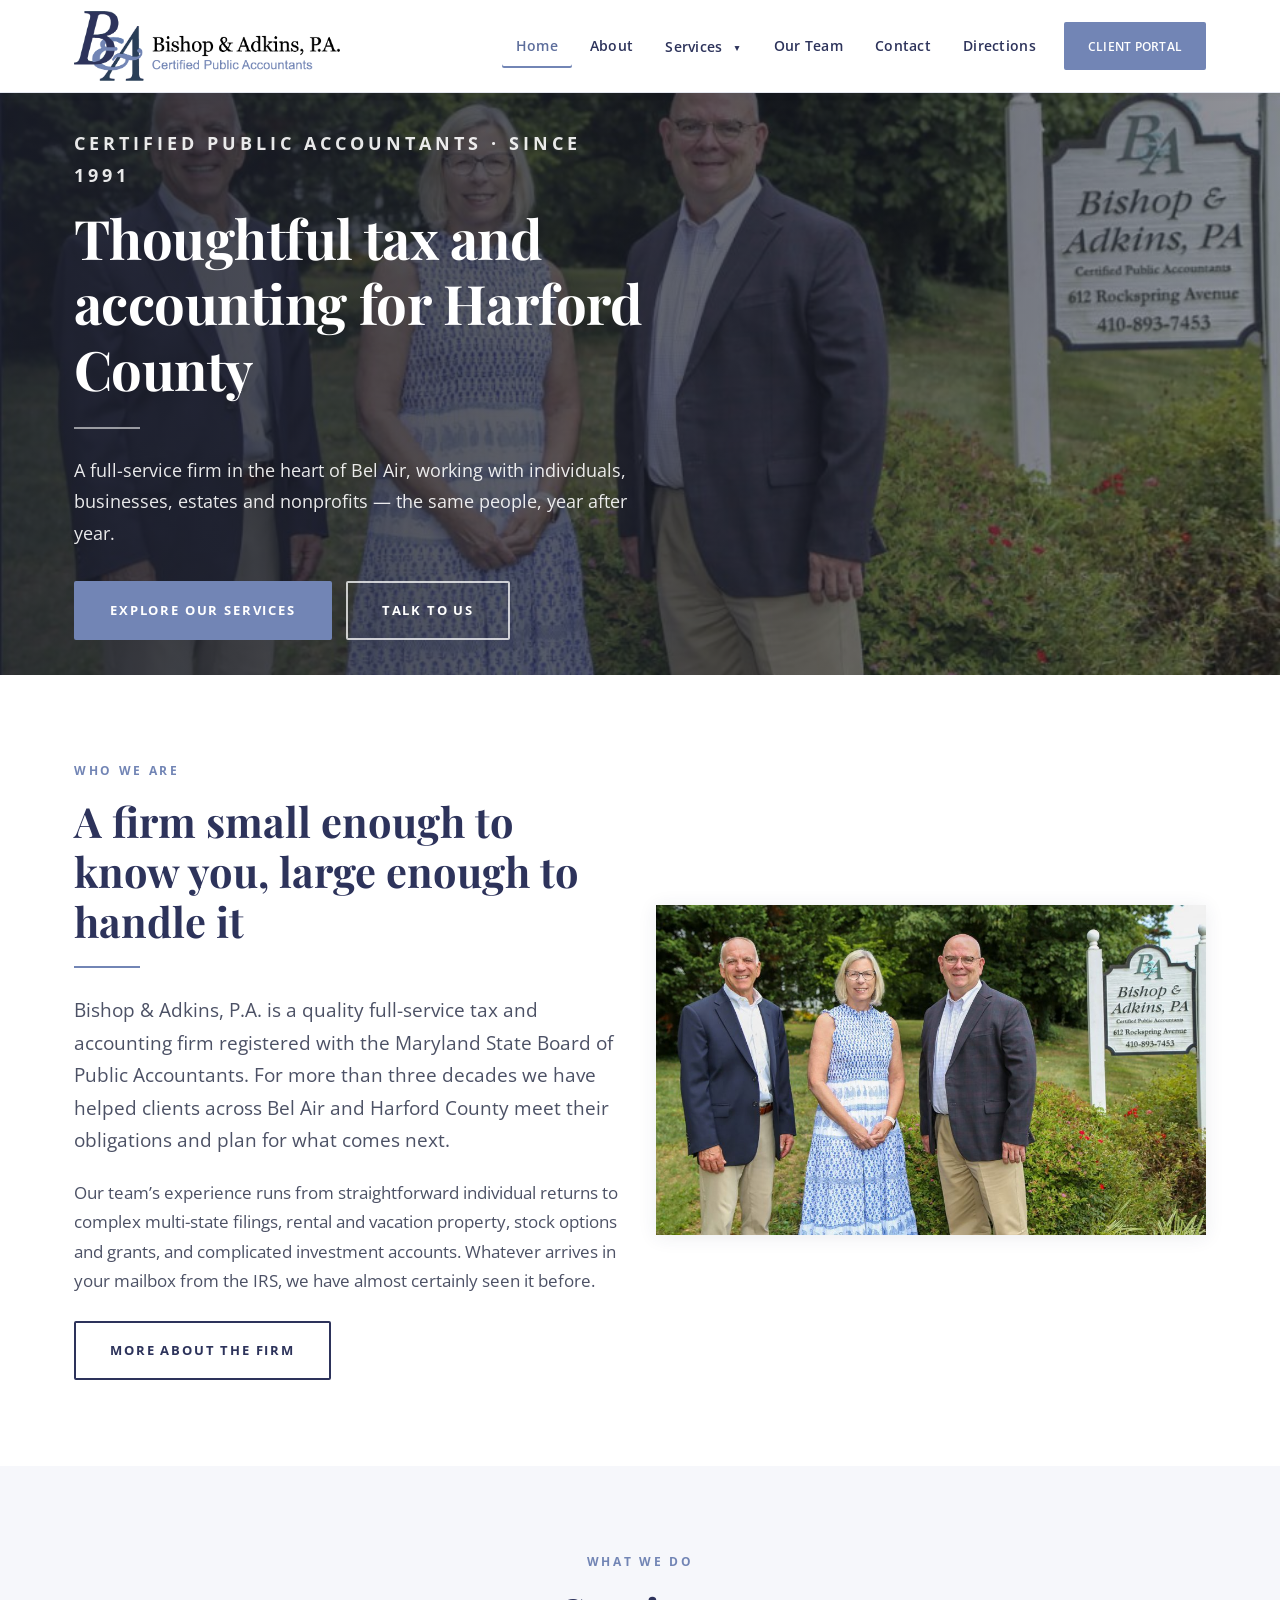
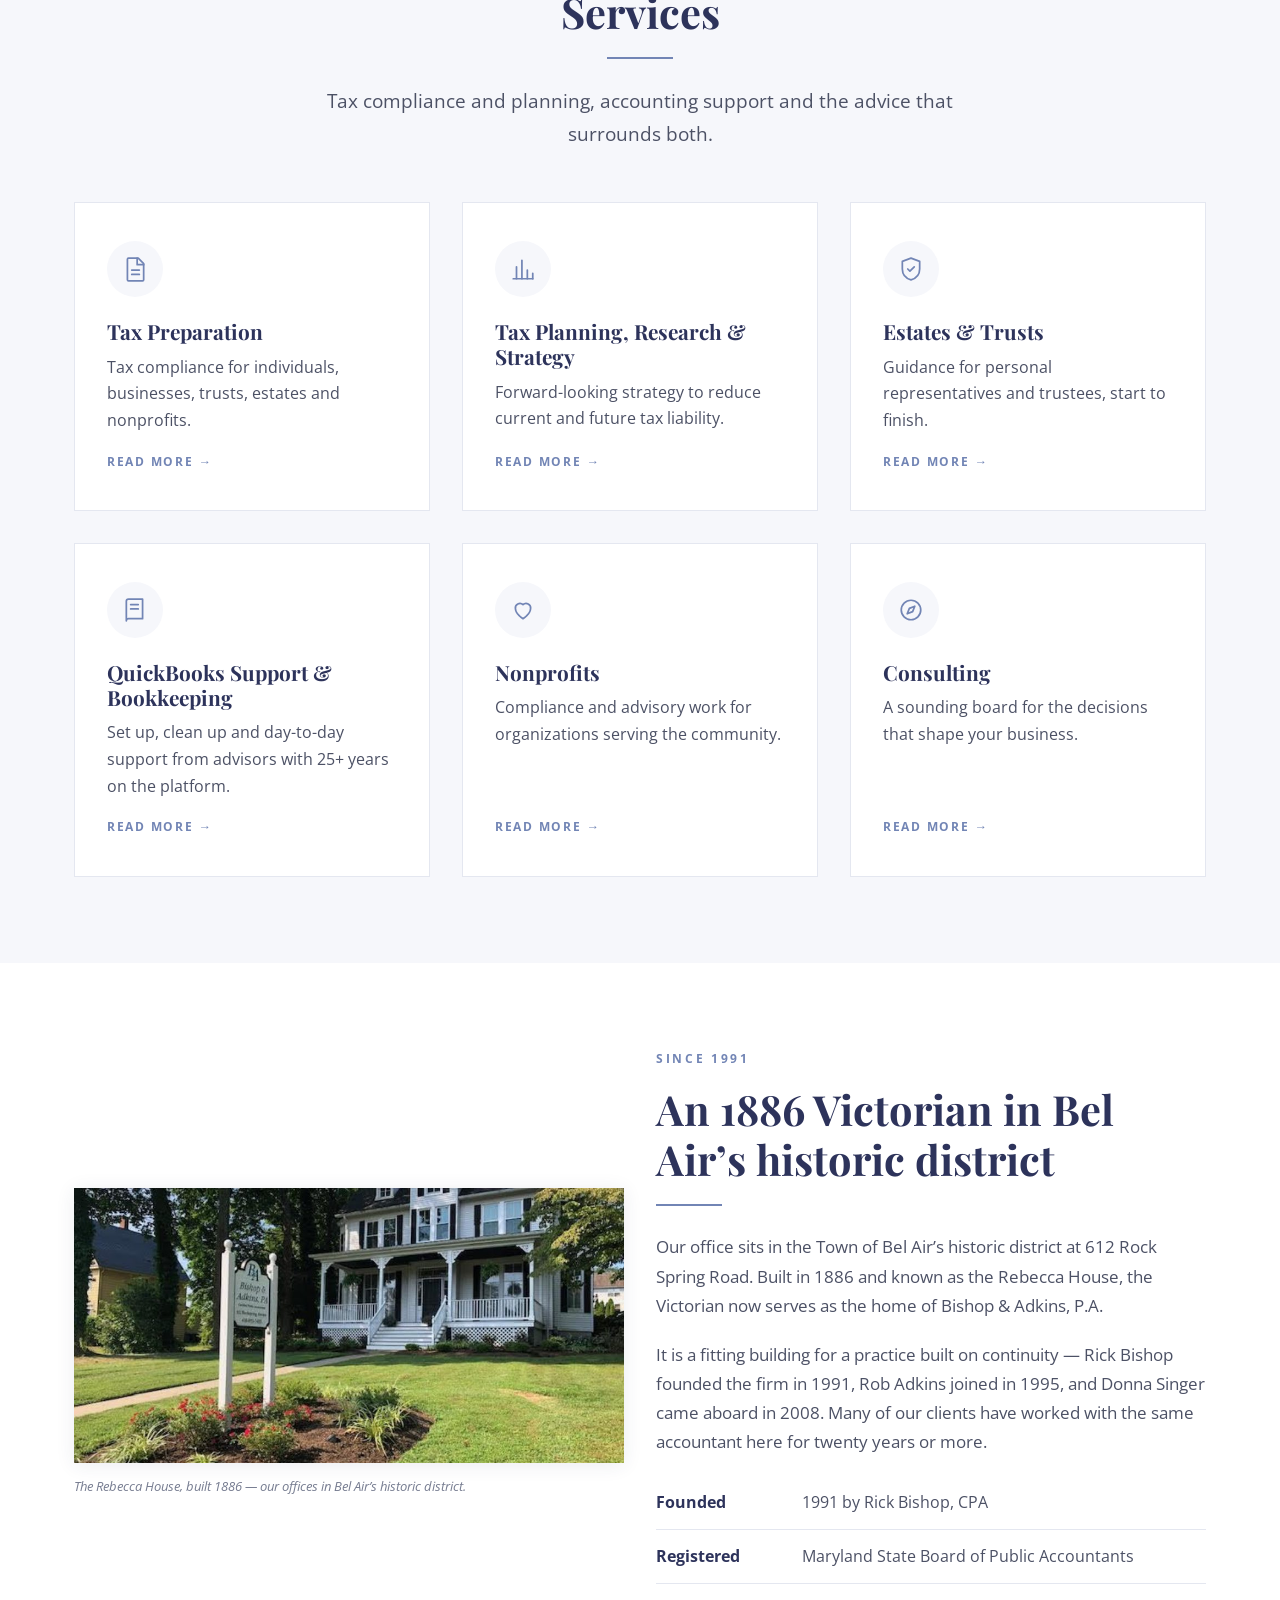
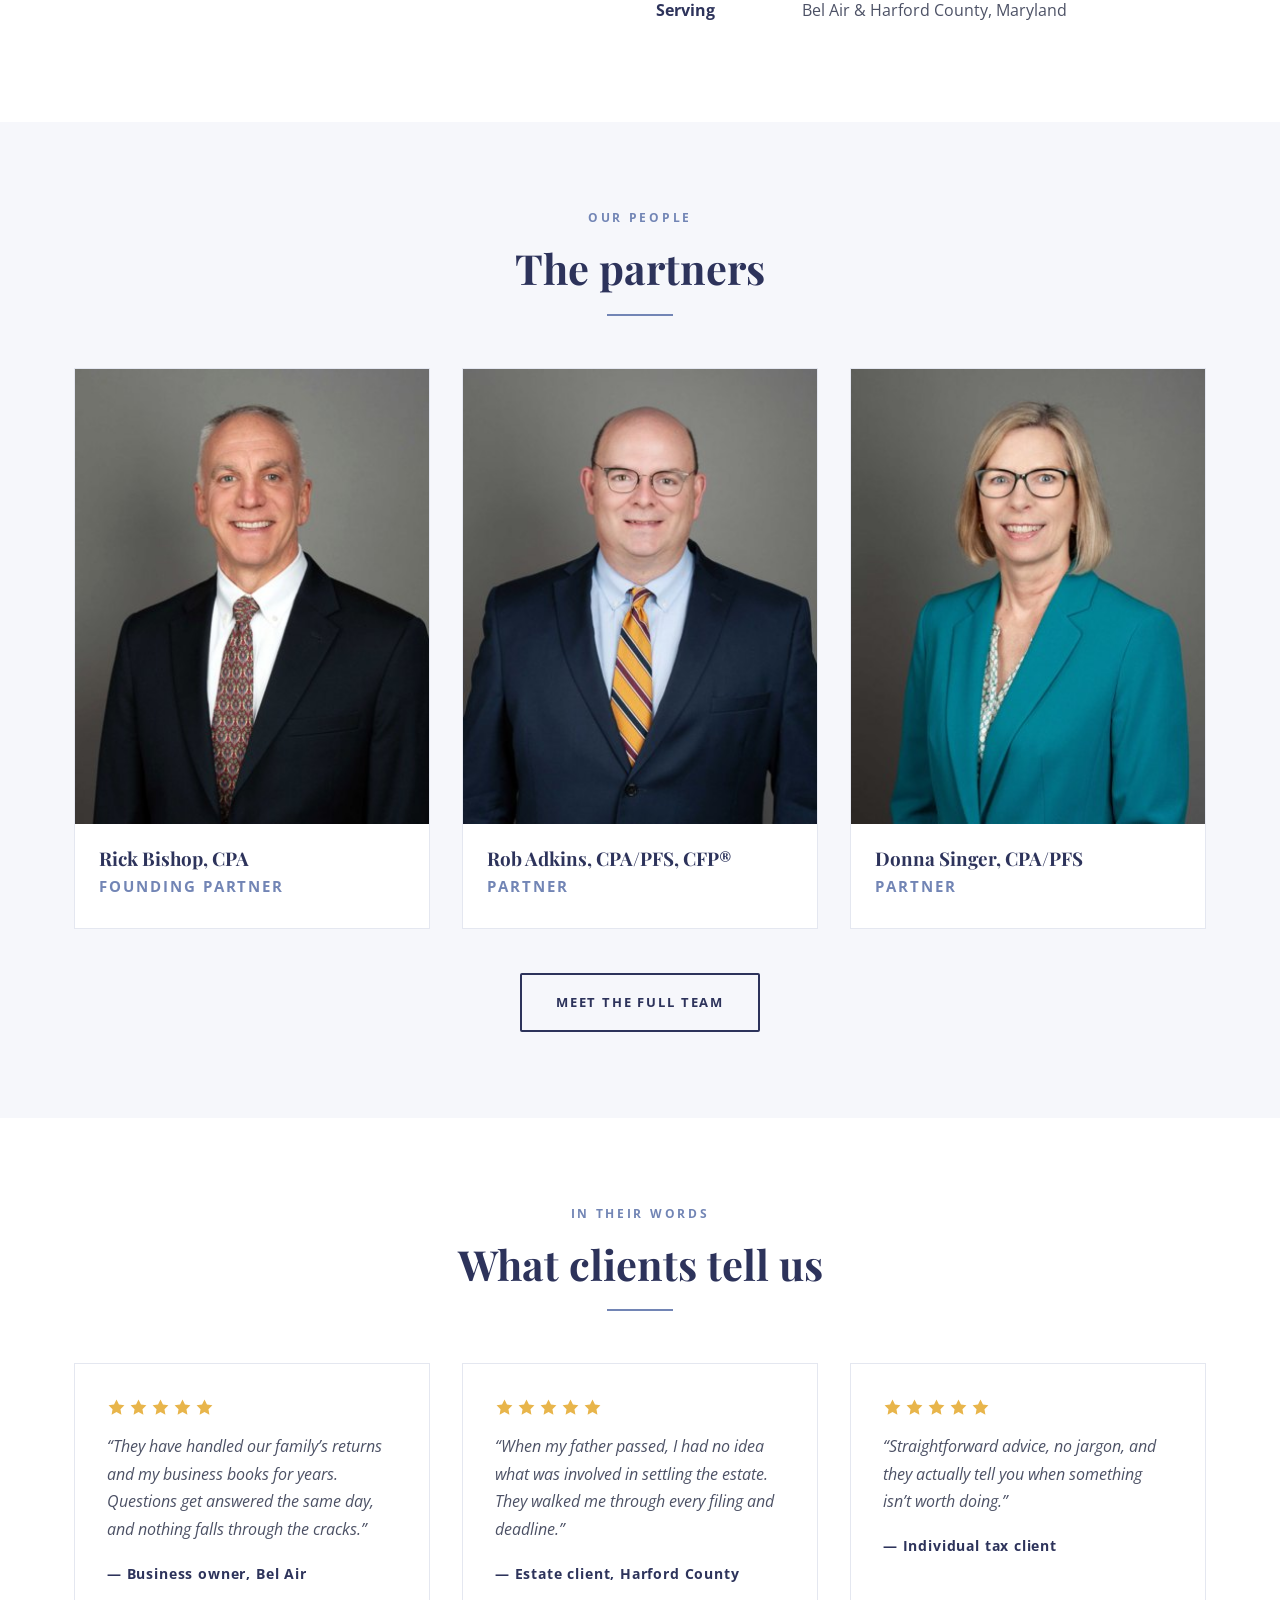
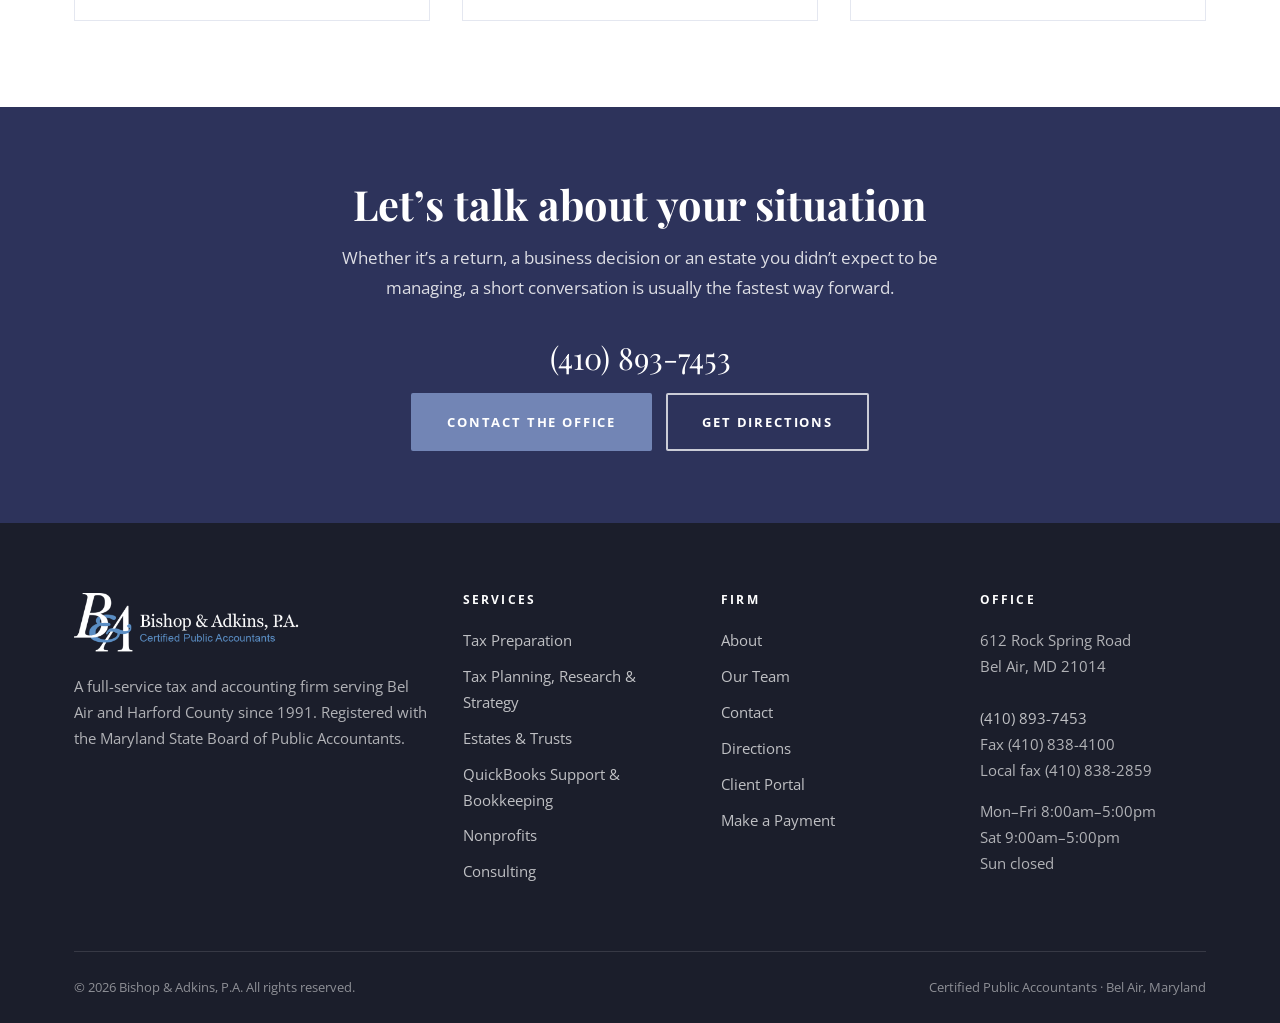
<file: index.html>
<!DOCTYPE html>
<html lang="en">
<head>
<meta charset="utf-8">
<meta name="viewport" content="width=device-width, initial-scale=1">
<title>Bishop &amp; Adkins, P.A. | Certified Public Accountants in Bel Air, MD</title>
<meta name="description" content="Bishop &amp; Adkins, P.A. is a full-service CPA firm in Bel Air, Maryland offering tax preparation, tax planning, estates and trusts, QuickBooks and.">
<link rel="canonical" href="https://www.bishopandadkins.com/">
<meta property="og:type" content="website">
<meta property="og:site_name" content="Bishop &amp; Adkins, P.A.">
<meta property="og:title" content="Bishop &amp; Adkins, P.A. | Certified Public Accountants in Bel Air, MD">
<meta property="og:description" content="Bishop &amp; Adkins, P.A. is a full-service CPA firm in Bel Air, Maryland offering tax preparation, tax planning, estates and trusts, QuickBooks and.">
<meta property="og:url" content="https://www.bishopandadkins.com/">
<meta property="og:image" content="https://www.bishopandadkins.com/assets/img/general/page-header.jpg">
<meta name="twitter:card" content="summary_large_image">
<link rel="icon" href="favicon.ico" sizes="any">
<link rel="icon" type="image/png" href="assets/img/logo/ba-favicon.png">
<link rel="apple-touch-icon" href="assets/img/logo/ba-favicon.png">
<link rel="preconnect" href="https://fonts.googleapis.com">
<link rel="preconnect" href="https://fonts.gstatic.com" crossorigin>
<link href="https://fonts.googleapis.com/css2?family=Playfair+Display:wght@600;700&family=Open+Sans:wght@400;600;700&display=swap" rel="stylesheet">
<link rel="stylesheet" href="assets/css/style.css">
<script type="application/ld+json">
{
  "@context": "https://schema.org",
  "@type": "AccountingService",
  "name": "Bishop & Adkins, P.A.",
  "description": "Full-service certified public accounting firm providing tax preparation, tax planning, estates and trusts, bookkeeping, payroll and consulting in Bel Air, Maryland.",
  "url": "https://www.bishopandadkins.com",
  "telephone": "+1-410-893-7453",
  "faxNumber": "+1-410-838-4100",
  "foundingDate": "1991",
  "image": "https://www.bishopandadkins.com/assets/img/general/rebecca-house.jpg",
  "address": {
    "@type": "PostalAddress",
    "streetAddress": "612 Rock Spring Road",
    "addressLocality": "Bel Air",
    "addressRegion": "MD",
    "postalCode": "21014",
    "addressCountry": "US"
  },
  "areaServed": ["Bel Air", "Harford County", "Maryland"],
  "openingHoursSpecification": [
    {"@type":"OpeningHoursSpecification","dayOfWeek":["Monday","Tuesday","Wednesday","Thursday","Friday"],"opens":"08:00","closes":"17:00"},
    {"@type":"OpeningHoursSpecification","dayOfWeek":["Saturday"],"opens":"09:00","closes":"17:00"}
  ]
}
</script>
</head>
<body>
<a class="skip-link" href="#main">Skip to content</a>
<header class="site-header">
  <div class="container header-inner">
    <a class="brand" href="index.html" aria-label="Bishop &amp; Adkins, P.A. — home">
      <img src="assets/img/logo/ba-logo.png" alt="Bishop &amp; Adkins, P.A., Certified Public Accountants" width="808" height="211">
    </a>
    <button class="nav-toggle" aria-expanded="false" aria-controls="site-nav" aria-label="Menu">
      <span></span><span></span><span></span>
    </button>
    <nav class="nav" id="site-nav" aria-label="Main">
        <a href="index.html" aria-current="page">Home</a>
        <a href="about.html">About</a>
        <span class="has-sub">
          <a href="services.html" aria-expanded="false">Services <span class="caret">&#9660;</span></a>
          <span class="sub"><a href="tax-preparation.html">Tax Preparation</a><a href="tax-planning.html">Tax Planning, Research &amp; Strategy</a><a href="estates-and-trusts.html">Estates &amp; Trusts</a><a href="quickbooks-and-bookkeeping.html">QuickBooks Support &amp; Bookkeeping</a><a href="nonprofits.html">Nonprofits</a><a href="consulting.html">Consulting</a></span>
        </span>
        <a href="staff.html">Our Team</a>
        <a href="contact.html">Contact</a>
        <a href="directions.html">Directions</a>
        <a class="btn btn--sm" href="client-portal.html">Client Portal</a>
      </nav>
  </div>
</header>
<div class="nav-backdrop" aria-hidden="true"></div>
<main id="main">

<section class="hero" style="background-image:url('assets/img/general/home-hero.jpg')">
  <div class="container">
    <div class="hero-copy">
      <p class="eyebrow">Certified Public Accountants &middot; Since 1991</p>
      <h1>Thoughtful tax and accounting for Harford County</h1>
      <hr class="rule rule--light">
      <p>A full-service firm in the heart of Bel Air, working with individuals, businesses, estates and nonprofits &mdash; the same people, year after year.</p>
      <div class="btn-group">
        <a class="btn" href="services.html">Explore Our Services</a>
        <a class="btn btn--light" href="contact.html">Talk to Us</a>
      </div>
    </div>
  </div>
</section>

<section class="section">
  <div class="container">
    <div class="row row--middle row--split">
      <div class="col-2">
        <p class="eyebrow">Who we are</p>
        <h2>A firm small enough to know you, large enough to handle it</h2>
        <hr class="rule">
        <p class="lead">Bishop &amp; Adkins, P.A. is a quality full-service tax and accounting firm registered with the Maryland State Board of Public Accountants. For more than three decades we have helped clients across Bel Air and Harford County meet their obligations and plan for what comes next.</p>
        <p>Our team&rsquo;s experience runs from straightforward individual returns to complex multi-state filings, rental and vacation property, stock options and grants, and complicated investment accounts. Whatever arrives in your mailbox from the IRS, we have almost certainly seen it before.</p>
        <div class="btn-group" style="margin-top:26px">
          <a class="btn btn--outline" href="about.html">More About the Firm</a>
        </div>
      </div>
      <div class="col-2 media">
        <img src="assets/img/general/firm.jpg" alt="The Bishop &amp; Adkins, P.A. team in Bel Air, Maryland" width="1000" height="600" loading="lazy">
      </div>
    </div>
  </div>
</section>

<section class="section section--alt">
  <div class="container">
    <div class="section-head text-center">
      <p class="eyebrow">What we do</p>
      <h2>Services</h2>
      <hr class="rule rule--center">
      <p class="lead">Tax compliance and planning, accounting support and the advice that surrounds both.</p>
    </div>
    <div class="row"><div class="col-3">
          <div class="icon-box">
            <span class="ico"><svg class="" viewBox="0 0 24 24" fill="none" stroke="currentColor" stroke-width="1.6" stroke-linecap="round" stroke-linejoin="round" aria-hidden="true" focusable="false"><path d="M6 2h9l5 5v15a1 1 0 0 1-1 1H6a1 1 0 0 1-1-1V3a1 1 0 0 1 1-1z"/><path d="M14 2v6h6"/><path d="M9 13h7M9 17h7"/></svg></span>
            <h3>Tax Preparation</h3>
            <p>Tax compliance for individuals, businesses, trusts, estates and nonprofits.</p>
            <a class="more" href="tax-preparation.html">Read more &rarr;</a>
          </div>
        </div><div class="col-3">
          <div class="icon-box">
            <span class="ico"><svg class="" viewBox="0 0 24 24" fill="none" stroke="currentColor" stroke-width="1.6" stroke-linecap="round" stroke-linejoin="round" aria-hidden="true" focusable="false"><path d="M3 21h18"/><path d="M6 21V10M11 21V4M16 21v-8M21 21v-5"/></svg></span>
            <h3>Tax Planning, Research &amp; Strategy</h3>
            <p>Forward-looking strategy to reduce current and future tax liability.</p>
            <a class="more" href="tax-planning.html">Read more &rarr;</a>
          </div>
        </div><div class="col-3">
          <div class="icon-box">
            <span class="ico"><svg class="" viewBox="0 0 24 24" fill="none" stroke="currentColor" stroke-width="1.6" stroke-linecap="round" stroke-linejoin="round" aria-hidden="true" focusable="false"><path d="M12 2l8 3v7c0 5-3.4 8.7-8 10-4.6-1.3-8-5-8-10V5l8-3z"/><path d="M9 12l2 2 4-4"/></svg></span>
            <h3>Estates &amp; Trusts</h3>
            <p>Guidance for personal representatives and trustees, start to finish.</p>
            <a class="more" href="estates-and-trusts.html">Read more &rarr;</a>
          </div>
        </div><div class="col-3">
          <div class="icon-box">
            <span class="ico"><svg class="" viewBox="0 0 24 24" fill="none" stroke="currentColor" stroke-width="1.6" stroke-linecap="round" stroke-linejoin="round" aria-hidden="true" focusable="false"><path d="M4 4a2 2 0 0 1 2-2h13v18H6a2 2 0 0 0-2 2V4z"/><path d="M8 7h7M8 11h7"/></svg></span>
            <h3>QuickBooks Support &amp; Bookkeeping</h3>
            <p>Set up, clean up and day-to-day support from advisors with 25+ years on the platform.</p>
            <a class="more" href="quickbooks-and-bookkeeping.html">Read more &rarr;</a>
          </div>
        </div><div class="col-3">
          <div class="icon-box">
            <span class="ico"><svg class="" viewBox="0 0 24 24" fill="none" stroke="currentColor" stroke-width="1.6" stroke-linecap="round" stroke-linejoin="round" aria-hidden="true" focusable="false"><path d="M12 20s-7-4.4-7-9.3A4.2 4.2 0 0 1 12 7a4.2 4.2 0 0 1 7 3.7C19 15.6 12 20 12 20z"/></svg></span>
            <h3>Nonprofits</h3>
            <p>Compliance and advisory work for organizations serving the community.</p>
            <a class="more" href="nonprofits.html">Read more &rarr;</a>
          </div>
        </div><div class="col-3">
          <div class="icon-box">
            <span class="ico"><svg class="" viewBox="0 0 24 24" fill="none" stroke="currentColor" stroke-width="1.6" stroke-linecap="round" stroke-linejoin="round" aria-hidden="true" focusable="false"><circle cx="12" cy="12" r="9"/><path d="M15.5 8.5l-2 5-5 2 2-5 5-2z"/></svg></span>
            <h3>Consulting</h3>
            <p>A sounding board for the decisions that shape your business.</p>
            <a class="more" href="consulting.html">Read more &rarr;</a>
          </div>
        </div></div>
  </div>
</section>

<section class="section">
  <div class="container">
    <div class="row row--middle row--split">
      <div class="col-2 media">
        <img src="assets/img/general/rebecca-house.jpg" alt="The Rebecca House, an 1886 Victorian home at 612 Rock Spring Road that houses Bishop &amp; Adkins" width="1000" height="500" loading="lazy">
        <p class="figure-caption">The Rebecca House, built 1886 &mdash; our offices in Bel Air&rsquo;s historic district.</p>
      </div>
      <div class="col-2">
        <p class="eyebrow">Since 1991</p>
        <h2>An 1886 Victorian in Bel Air&rsquo;s historic district</h2>
        <hr class="rule">
        <p>Our office sits in the Town of Bel Air&rsquo;s historic district at 612 Rock Spring Road. Built in 1886 and known as the Rebecca House, the Victorian now serves as the home of Bishop &amp; Adkins, P.A.</p>
        <p>It is a fitting building for a practice built on continuity &mdash; Rick Bishop founded the firm in 1991, Rob Adkins joined in 1995, and Donna Singer came aboard in 2008. Many of our clients have worked with the same accountant here for twenty years or more.</p>
        <ul class="facts">
          <li><span class="lbl">Founded</span><span>1991 by Rick Bishop, CPA</span></li>
          <li><span class="lbl">Registered</span><span>Maryland State Board of Public Accountants</span></li>
          <li><span class="lbl">Serving</span><span>Bel Air &amp; Harford County, Maryland</span></li>
        </ul>
      </div>
    </div>
  </div>
</section>

<section class="section section--alt">
  <div class="container">
    <div class="section-head text-center">
      <p class="eyebrow">Our people</p>
      <h2>The partners</h2>
      <hr class="rule rule--center">
    </div>
    <div class="row"><div class="col-3">
          <div class="card">
            <img src="assets/img/staff/rick-bishop.jpg" alt="Rick Bishop, CPA, Founding Partner at Bishop &amp; Adkins, P.A." width="350" height="450" loading="lazy">
            <div class="card-body">
              <h3>Rick Bishop, CPA</h3>
              <p class="card-role">Founding Partner</p>
            </div>
          </div>
        </div><div class="col-3">
          <div class="card">
            <img src="assets/img/staff/rob-adkins.jpg" alt="Rob Adkins, CPA/PFS, CFP, Partner at Bishop &amp; Adkins, P.A." width="350" height="450" loading="lazy">
            <div class="card-body">
              <h3>Rob Adkins, CPA/PFS, CFP&reg;</h3>
              <p class="card-role">Partner</p>
            </div>
          </div>
        </div><div class="col-3">
          <div class="card">
            <img src="assets/img/staff/donna-singer.jpg" alt="Donna Singer, CPA/PFS, Partner at Bishop &amp; Adkins, P.A." width="350" height="450" loading="lazy">
            <div class="card-body">
              <h3>Donna Singer, CPA/PFS</h3>
              <p class="card-role">Partner</p>
            </div>
          </div>
        </div></div>
    <div class="btn-group" style="justify-content:center;margin-top:44px">
      <a class="btn btn--outline" href="staff.html">Meet the Full Team</a>
    </div>
  </div>
</section>

<section class="section">
  <div class="container">
    <div class="section-head text-center">
      <p class="eyebrow">In their words</p>
      <h2>What clients tell us</h2>
      <hr class="rule rule--center">
    </div>
    <div class="row"><div class="col-3"><div class="quote"><div class="stars" role="img" aria-label="5 out of 5 stars"><svg viewBox="0 0 24 24" aria-hidden="true" focusable="false"><path d="M12 2l3.1 6.3 6.9 1-5 4.9 1.2 6.9-6.2-3.3-6.2 3.3L7 14.2l-5-4.9 6.9-1L12 2z"/></svg><svg viewBox="0 0 24 24" aria-hidden="true" focusable="false"><path d="M12 2l3.1 6.3 6.9 1-5 4.9 1.2 6.9-6.2-3.3-6.2 3.3L7 14.2l-5-4.9 6.9-1L12 2z"/></svg><svg viewBox="0 0 24 24" aria-hidden="true" focusable="false"><path d="M12 2l3.1 6.3 6.9 1-5 4.9 1.2 6.9-6.2-3.3-6.2 3.3L7 14.2l-5-4.9 6.9-1L12 2z"/></svg><svg viewBox="0 0 24 24" aria-hidden="true" focusable="false"><path d="M12 2l3.1 6.3 6.9 1-5 4.9 1.2 6.9-6.2-3.3-6.2 3.3L7 14.2l-5-4.9 6.9-1L12 2z"/></svg><svg viewBox="0 0 24 24" aria-hidden="true" focusable="false"><path d="M12 2l3.1 6.3 6.9 1-5 4.9 1.2 6.9-6.2-3.3-6.2 3.3L7 14.2l-5-4.9 6.9-1L12 2z"/></svg></div><p>&ldquo;They have handled our family&rsquo;s returns and my business books for years. Questions get answered the same day, and nothing falls through the cracks.&rdquo;</p><cite>&mdash; Business owner, Bel Air</cite></div></div><div class="col-3"><div class="quote"><div class="stars" role="img" aria-label="5 out of 5 stars"><svg viewBox="0 0 24 24" aria-hidden="true" focusable="false"><path d="M12 2l3.1 6.3 6.9 1-5 4.9 1.2 6.9-6.2-3.3-6.2 3.3L7 14.2l-5-4.9 6.9-1L12 2z"/></svg><svg viewBox="0 0 24 24" aria-hidden="true" focusable="false"><path d="M12 2l3.1 6.3 6.9 1-5 4.9 1.2 6.9-6.2-3.3-6.2 3.3L7 14.2l-5-4.9 6.9-1L12 2z"/></svg><svg viewBox="0 0 24 24" aria-hidden="true" focusable="false"><path d="M12 2l3.1 6.3 6.9 1-5 4.9 1.2 6.9-6.2-3.3-6.2 3.3L7 14.2l-5-4.9 6.9-1L12 2z"/></svg><svg viewBox="0 0 24 24" aria-hidden="true" focusable="false"><path d="M12 2l3.1 6.3 6.9 1-5 4.9 1.2 6.9-6.2-3.3-6.2 3.3L7 14.2l-5-4.9 6.9-1L12 2z"/></svg><svg viewBox="0 0 24 24" aria-hidden="true" focusable="false"><path d="M12 2l3.1 6.3 6.9 1-5 4.9 1.2 6.9-6.2-3.3-6.2 3.3L7 14.2l-5-4.9 6.9-1L12 2z"/></svg></div><p>&ldquo;When my father passed, I had no idea what was involved in settling the estate. They walked me through every filing and deadline.&rdquo;</p><cite>&mdash; Estate client, Harford County</cite></div></div><div class="col-3"><div class="quote"><div class="stars" role="img" aria-label="5 out of 5 stars"><svg viewBox="0 0 24 24" aria-hidden="true" focusable="false"><path d="M12 2l3.1 6.3 6.9 1-5 4.9 1.2 6.9-6.2-3.3-6.2 3.3L7 14.2l-5-4.9 6.9-1L12 2z"/></svg><svg viewBox="0 0 24 24" aria-hidden="true" focusable="false"><path d="M12 2l3.1 6.3 6.9 1-5 4.9 1.2 6.9-6.2-3.3-6.2 3.3L7 14.2l-5-4.9 6.9-1L12 2z"/></svg><svg viewBox="0 0 24 24" aria-hidden="true" focusable="false"><path d="M12 2l3.1 6.3 6.9 1-5 4.9 1.2 6.9-6.2-3.3-6.2 3.3L7 14.2l-5-4.9 6.9-1L12 2z"/></svg><svg viewBox="0 0 24 24" aria-hidden="true" focusable="false"><path d="M12 2l3.1 6.3 6.9 1-5 4.9 1.2 6.9-6.2-3.3-6.2 3.3L7 14.2l-5-4.9 6.9-1L12 2z"/></svg><svg viewBox="0 0 24 24" aria-hidden="true" focusable="false"><path d="M12 2l3.1 6.3 6.9 1-5 4.9 1.2 6.9-6.2-3.3-6.2 3.3L7 14.2l-5-4.9 6.9-1L12 2z"/></svg></div><p>&ldquo;Straightforward advice, no jargon, and they actually tell you when something isn&rsquo;t worth doing.&rdquo;</p><cite>&mdash; Individual tax client</cite></div></div></div>
  </div>
</section>

<section class="cta">
  <div class="container">
    <h2>Let&rsquo;s talk about your situation</h2>
    <p>Whether it&rsquo;s a return, a business decision or an estate you didn&rsquo;t expect to be managing, a short conversation is usually the fastest way forward.</p>
    <a class="cta-phone" href="tel:+14108937453">(410) 893-7453</a>
    <div class="btn-group">
      <a class="btn" href="contact.html">Contact the Office</a>
      <a class="btn btn--light" href="directions.html">Get Directions</a>
    </div>
  </div>
</section>
</main>
<footer class="site-footer">
  <div class="container">
    <div class="row">
      <div class="footer-brand">
        <img class="footer-logo" src="assets/img/logo/ba-logo-inverted.png" alt="Bishop &amp; Adkins, P.A." width="770" height="196">
        <p>A full-service tax and accounting firm serving Bel Air and Harford County since 1991. Registered with the Maryland State Board of Public Accountants.</p>
      </div>
      <div class="footer-col">
        <h2>Services</h2>
        <ul class="footer-links"><li><a href="tax-preparation.html">Tax Preparation</a></li><li><a href="tax-planning.html">Tax Planning, Research &amp; Strategy</a></li><li><a href="estates-and-trusts.html">Estates &amp; Trusts</a></li><li><a href="quickbooks-and-bookkeeping.html">QuickBooks Support &amp; Bookkeeping</a></li><li><a href="nonprofits.html">Nonprofits</a></li><li><a href="consulting.html">Consulting</a></li></ul>
      </div>
      <div class="footer-col">
        <h2>Firm</h2>
        <ul class="footer-links">
          <li><a href="about.html">About</a></li>
          <li><a href="staff.html">Our Team</a></li>
          <li><a href="contact.html">Contact</a></li>
          <li><a href="directions.html">Directions</a></li>
          <li><a href="client-portal.html">Client Portal</a></li>
          <li><a href="make-a-payment.html">Make a Payment</a></li>
        </ul>
      </div>
      <div class="footer-col">
        <h2>Office</h2>
        <address>
          612 Rock Spring Road<br>Bel Air, MD 21014<br><br>
          <a href="tel:+14108937453">(410) 893-7453</a><br>
          Fax (410) 838-4100<br>
          Local fax (410) 838-2859
        </address>
        <p style="margin-top:16px">Mon&ndash;Fri 8:00am&ndash;5:00pm<br>Sat 9:00am&ndash;5:00pm<br>Sun closed</p>
      </div>
    </div>
    <div class="footer-bottom">
      <span>&copy; 2026 Bishop &amp; Adkins, P.A. All rights reserved.</span>
      <span>Certified Public Accountants &middot; Bel Air, Maryland</span>
    </div>
  </div>
</footer>
<script src="assets/js/site.js"></script>
</body>
</html>
</file>
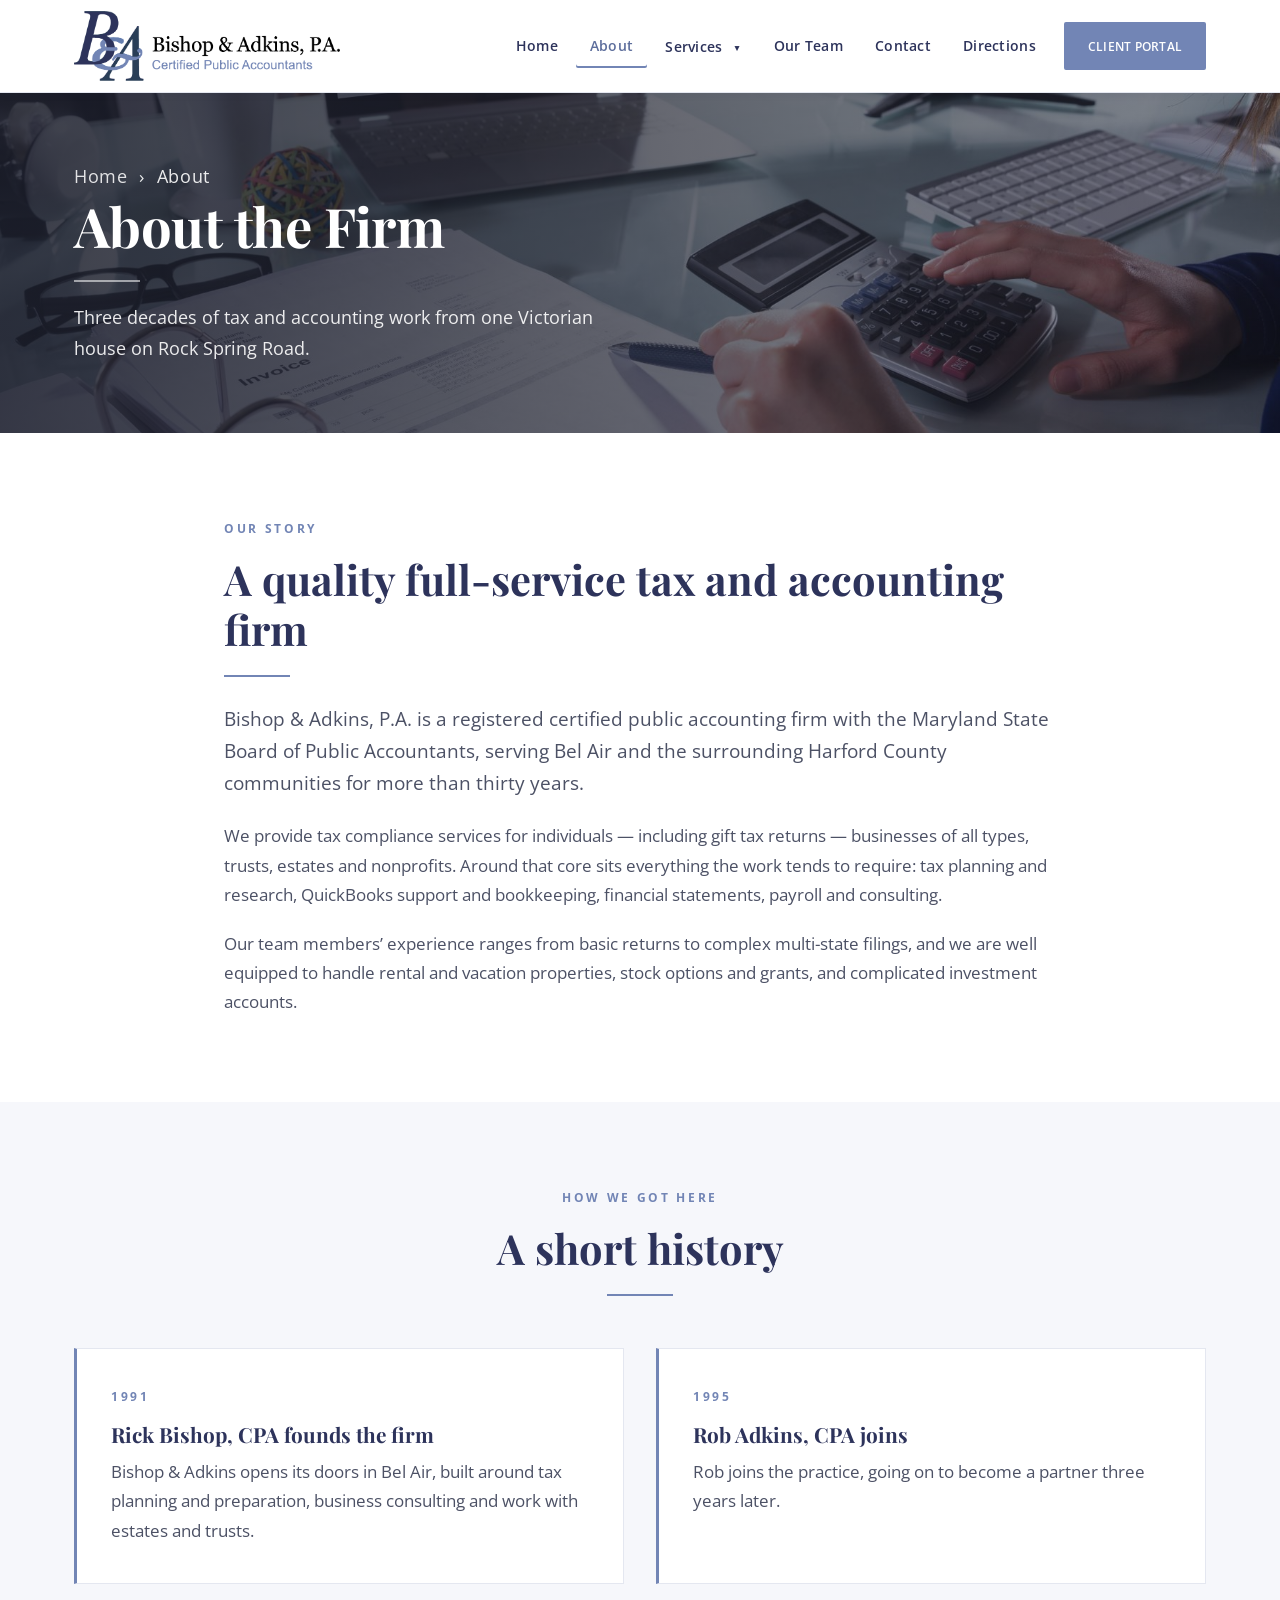
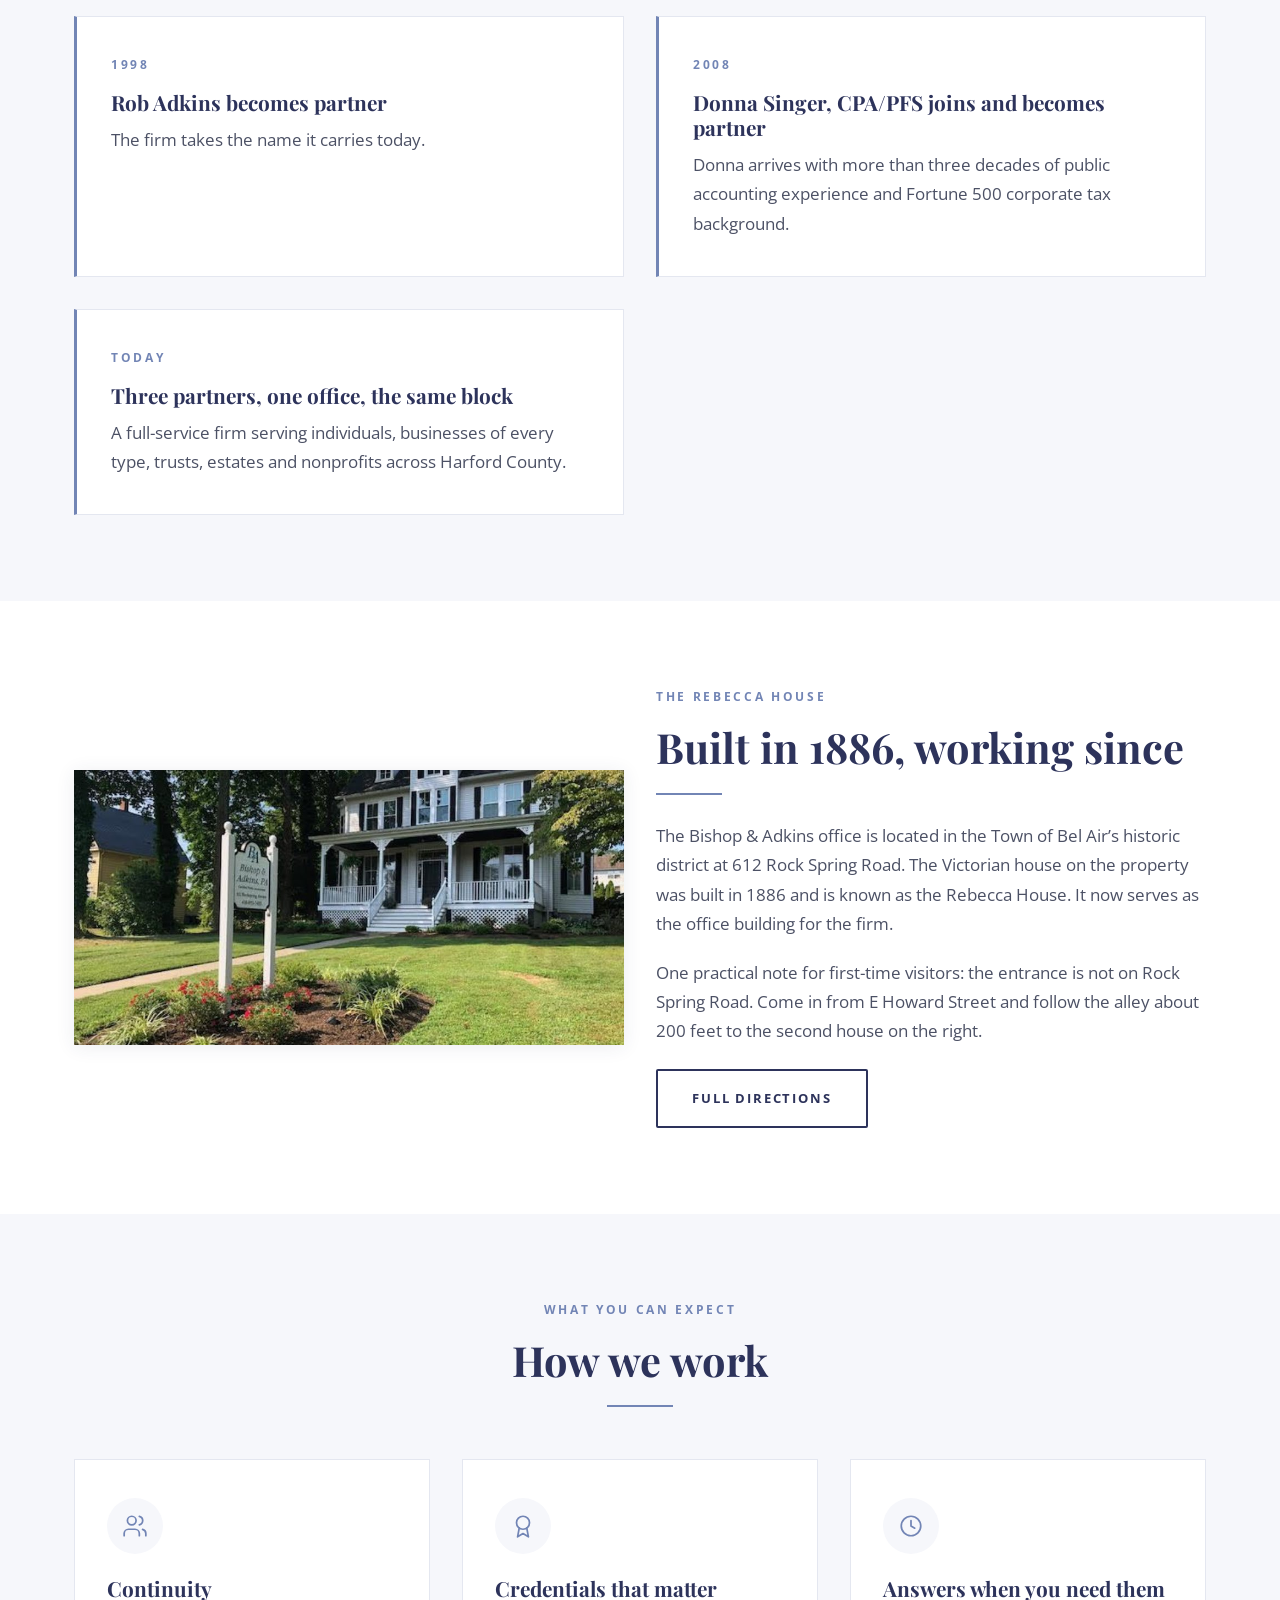
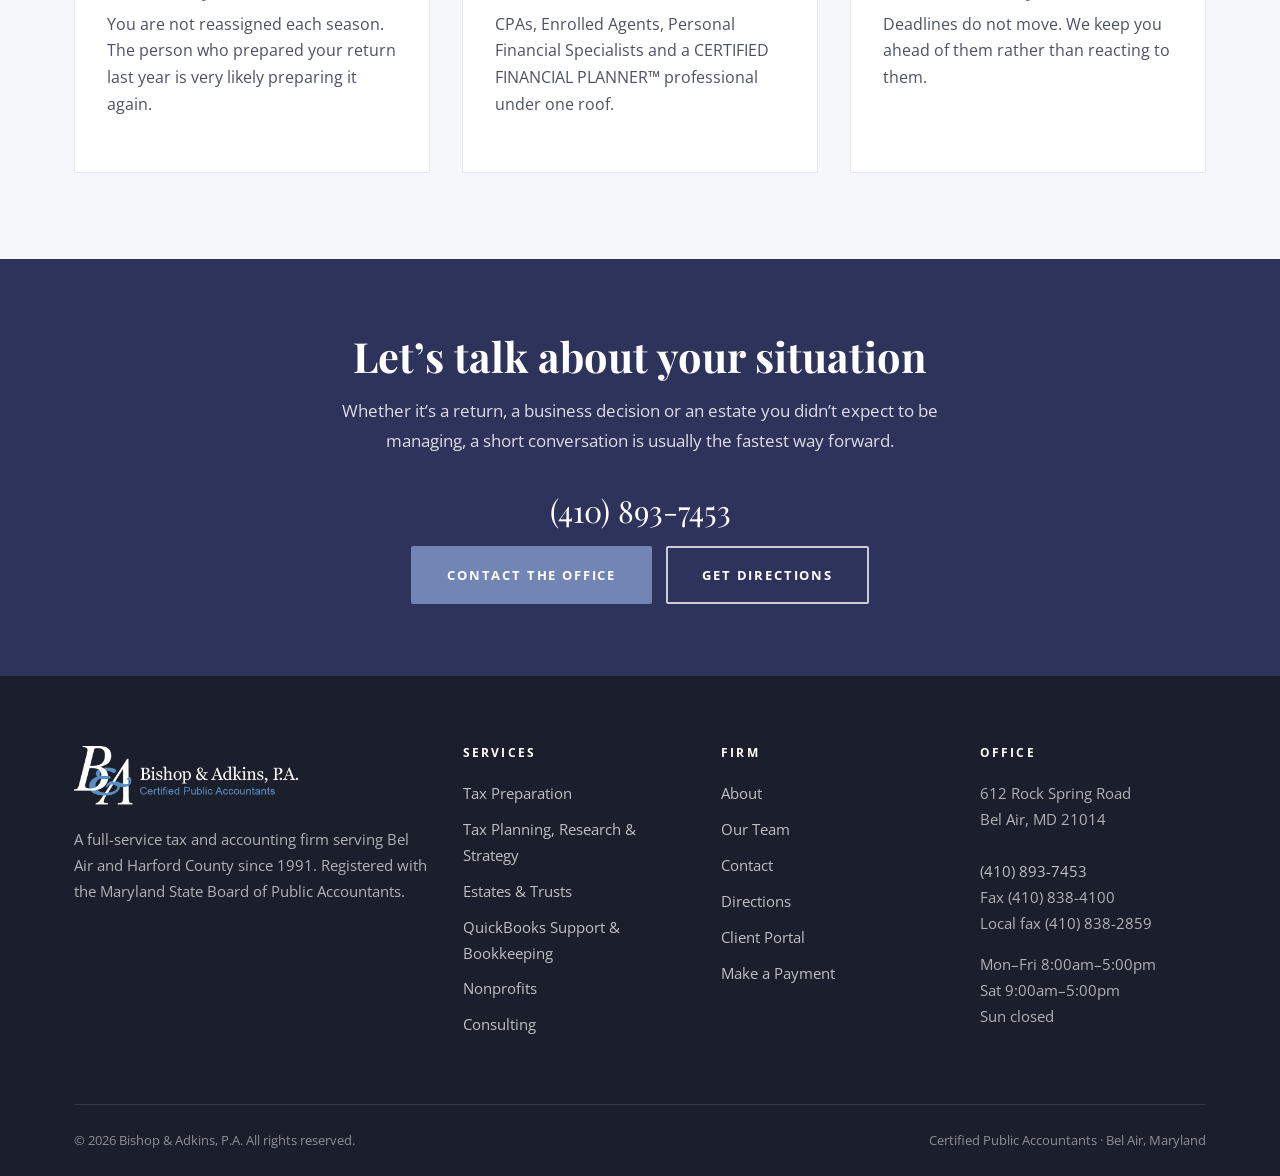
<file: about.html>
<!DOCTYPE html>
<html lang="en">
<head>
<meta charset="utf-8">
<meta name="viewport" content="width=device-width, initial-scale=1">
<title>About Our Firm | Bishop &amp; Adkins, P.A. | Bel Air, MD CPAs</title>
<meta name="description" content="Founded in 1991 by Rick Bishop, CPA, Bishop &amp; Adkins is a full-service CPA firm in Bel Air, Maryland, housed in the historic 1886 Rebecca House and.">
<link rel="canonical" href="https://www.bishopandadkins.com/about.html">
<meta property="og:type" content="website">
<meta property="og:site_name" content="Bishop &amp; Adkins, P.A.">
<meta property="og:title" content="About Our Firm | Bishop &amp; Adkins, P.A. | Bel Air, MD CPAs">
<meta property="og:description" content="Founded in 1991 by Rick Bishop, CPA, Bishop &amp; Adkins is a full-service CPA firm in Bel Air, Maryland, housed in the historic 1886 Rebecca House and.">
<meta property="og:url" content="https://www.bishopandadkins.com/about.html">
<meta property="og:image" content="https://www.bishopandadkins.com/assets/img/general/page-header.jpg">
<meta name="twitter:card" content="summary_large_image">
<link rel="icon" href="favicon.ico" sizes="any">
<link rel="icon" type="image/png" href="assets/img/logo/ba-favicon.png">
<link rel="apple-touch-icon" href="assets/img/logo/ba-favicon.png">
<link rel="preconnect" href="https://fonts.googleapis.com">
<link rel="preconnect" href="https://fonts.gstatic.com" crossorigin>
<link href="https://fonts.googleapis.com/css2?family=Playfair+Display:wght@600;700&family=Open+Sans:wght@400;600;700&display=swap" rel="stylesheet">
<link rel="stylesheet" href="assets/css/style.css">

</head>
<body>
<a class="skip-link" href="#main">Skip to content</a>
<header class="site-header">
  <div class="container header-inner">
    <a class="brand" href="index.html" aria-label="Bishop &amp; Adkins, P.A. — home">
      <img src="assets/img/logo/ba-logo.png" alt="Bishop &amp; Adkins, P.A., Certified Public Accountants" width="808" height="211">
    </a>
    <button class="nav-toggle" aria-expanded="false" aria-controls="site-nav" aria-label="Menu">
      <span></span><span></span><span></span>
    </button>
    <nav class="nav" id="site-nav" aria-label="Main">
        <a href="index.html">Home</a>
        <a href="about.html" aria-current="page">About</a>
        <span class="has-sub">
          <a href="services.html" aria-expanded="false">Services <span class="caret">&#9660;</span></a>
          <span class="sub"><a href="tax-preparation.html">Tax Preparation</a><a href="tax-planning.html">Tax Planning, Research &amp; Strategy</a><a href="estates-and-trusts.html">Estates &amp; Trusts</a><a href="quickbooks-and-bookkeeping.html">QuickBooks Support &amp; Bookkeeping</a><a href="nonprofits.html">Nonprofits</a><a href="consulting.html">Consulting</a></span>
        </span>
        <a href="staff.html">Our Team</a>
        <a href="contact.html">Contact</a>
        <a href="directions.html">Directions</a>
        <a class="btn btn--sm" href="client-portal.html">Client Portal</a>
      </nav>
  </div>
</header>
<div class="nav-backdrop" aria-hidden="true"></div>
<main id="main">
<section class="hero page-hero" style="background-image:url('assets/img/general/page-header.jpg')">
  <div class="container">
    <div class="hero-copy">
      <p class="breadcrumb"><a href="index.html">Home</a> &nbsp;&rsaquo;&nbsp; About</p>
      <h1>About the Firm</h1>
      <hr class="rule rule--light">
      <p>Three decades of tax and accounting work from one Victorian house on Rock Spring Road.</p>
    </div>
  </div>
</section>
<section class="section">
  <div class="container container--narrow">
    <p class="eyebrow">Our story</p>
    <h2>A quality full-service tax and accounting firm</h2>
    <hr class="rule">
    <p class="lead">Bishop &amp; Adkins, P.A. is a registered certified public accounting firm with the Maryland State Board of Public Accountants, serving Bel Air and the surrounding Harford County communities for more than thirty years.</p>
    <p>We provide tax compliance services for individuals &mdash; including gift tax returns &mdash; businesses of all types, trusts, estates and nonprofits. Around that core sits everything the work tends to require: tax planning and research, QuickBooks support and bookkeeping, financial statements, payroll and consulting.</p>
    <p>Our team members&rsquo; experience ranges from basic returns to complex multi-state filings, and we are well equipped to handle rental and vacation properties, stock options and grants, and complicated investment accounts.</p>
  </div>
</section>

<section class="section section--alt">
  <div class="container">
    <div class="section-head text-center">
      <p class="eyebrow">How we got here</p>
      <h2>A short history</h2>
      <hr class="rule rule--center">
    </div>
    <div class="row"><div class="col-2">
          <div class="panel panel--accent">
            <p class="eyebrow">1991</p>
            <h3>Rick Bishop, CPA founds the firm</h3>
            <p>Bishop &amp; Adkins opens its doors in Bel Air, built around tax planning and preparation, business consulting and work with estates and trusts.</p>
          </div>
        </div><div class="col-2">
          <div class="panel panel--accent">
            <p class="eyebrow">1995</p>
            <h3>Rob Adkins, CPA joins</h3>
            <p>Rob joins the practice, going on to become a partner three years later.</p>
          </div>
        </div><div class="col-2">
          <div class="panel panel--accent">
            <p class="eyebrow">1998</p>
            <h3>Rob Adkins becomes partner</h3>
            <p>The firm takes the name it carries today.</p>
          </div>
        </div><div class="col-2">
          <div class="panel panel--accent">
            <p class="eyebrow">2008</p>
            <h3>Donna Singer, CPA/PFS joins and becomes partner</h3>
            <p>Donna arrives with more than three decades of public accounting experience and Fortune 500 corporate tax background.</p>
          </div>
        </div><div class="col-2">
          <div class="panel panel--accent">
            <p class="eyebrow">Today</p>
            <h3>Three partners, one office, the same block</h3>
            <p>A full-service firm serving individuals, businesses of every type, trusts, estates and nonprofits across Harford County.</p>
          </div>
        </div></div>
  </div>
</section>

<section class="section">
  <div class="container">
    <div class="row row--middle row--split">
      <div class="col-2 media">
        <img src="assets/img/general/rebecca-house.jpg" alt="Exterior of the Rebecca House, the 1886 Victorian home at 612 Rock Spring Road, Bel Air" width="1000" height="500" loading="lazy">
      </div>
      <div class="col-2">
        <p class="eyebrow">The Rebecca House</p>
        <h2>Built in 1886, working since</h2>
        <hr class="rule">
        <p>The Bishop &amp; Adkins office is located in the Town of Bel Air&rsquo;s historic district at 612 Rock Spring Road. The Victorian house on the property was built in 1886 and is known as the Rebecca House. It now serves as the office building for the firm.</p>
        <p>One practical note for first-time visitors: the entrance is not on Rock Spring Road. Come in from E Howard Street and follow the alley about 200 feet to the second house on the right.</p>
        <div class="btn-group" style="margin-top:24px">
          <a class="btn btn--outline" href="directions.html">Full Directions</a>
        </div>
      </div>
    </div>
  </div>
</section>

<section class="section section--alt">
  <div class="container">
    <div class="section-head text-center">
      <p class="eyebrow">What you can expect</p>
      <h2>How we work</h2>
      <hr class="rule rule--center">
    </div>
    <div class="row"><div class="col-3"><div class="icon-box"><span class="ico"><svg class="" viewBox="0 0 24 24" fill="none" stroke="currentColor" stroke-width="1.6" stroke-linecap="round" stroke-linejoin="round" aria-hidden="true" focusable="false"><path d="M16 21v-2a4 4 0 0 0-4-4H6a4 4 0 0 0-4 4v2"/><circle cx="9" cy="7" r="4"/><path d="M22 21v-2a4 4 0 0 0-3-3.9"/><path d="M16 3.1a4 4 0 0 1 0 7.8"/></svg></span><h3>Continuity</h3><p>You are not reassigned each season. The person who prepared your return last year is very likely preparing it again.</p></div></div><div class="col-3"><div class="icon-box"><span class="ico"><svg class="" viewBox="0 0 24 24" fill="none" stroke="currentColor" stroke-width="1.6" stroke-linecap="round" stroke-linejoin="round" aria-hidden="true" focusable="false"><circle cx="12" cy="9" r="6"/><path d="M8.5 14L7 22l5-3 5 3-1.5-8"/></svg></span><h3>Credentials that matter</h3><p>CPAs, Enrolled Agents, Personal Financial Specialists and a CERTIFIED FINANCIAL PLANNER&trade; professional under one roof.</p></div></div><div class="col-3"><div class="icon-box"><span class="ico"><svg class="" viewBox="0 0 24 24" fill="none" stroke="currentColor" stroke-width="1.6" stroke-linecap="round" stroke-linejoin="round" aria-hidden="true" focusable="false"><circle cx="12" cy="12" r="9"/><path d="M12 7v5l3.5 2"/></svg></span><h3>Answers when you need them</h3><p>Deadlines do not move. We keep you ahead of them rather than reacting to them.</p></div></div></div>
  </div>
</section>

<section class="cta">
  <div class="container">
    <h2>Let&rsquo;s talk about your situation</h2>
    <p>Whether it&rsquo;s a return, a business decision or an estate you didn&rsquo;t expect to be managing, a short conversation is usually the fastest way forward.</p>
    <a class="cta-phone" href="tel:+14108937453">(410) 893-7453</a>
    <div class="btn-group">
      <a class="btn" href="contact.html">Contact the Office</a>
      <a class="btn btn--light" href="directions.html">Get Directions</a>
    </div>
  </div>
</section>
</main>
<footer class="site-footer">
  <div class="container">
    <div class="row">
      <div class="footer-brand">
        <img class="footer-logo" src="assets/img/logo/ba-logo-inverted.png" alt="Bishop &amp; Adkins, P.A." width="770" height="196">
        <p>A full-service tax and accounting firm serving Bel Air and Harford County since 1991. Registered with the Maryland State Board of Public Accountants.</p>
      </div>
      <div class="footer-col">
        <h2>Services</h2>
        <ul class="footer-links"><li><a href="tax-preparation.html">Tax Preparation</a></li><li><a href="tax-planning.html">Tax Planning, Research &amp; Strategy</a></li><li><a href="estates-and-trusts.html">Estates &amp; Trusts</a></li><li><a href="quickbooks-and-bookkeeping.html">QuickBooks Support &amp; Bookkeeping</a></li><li><a href="nonprofits.html">Nonprofits</a></li><li><a href="consulting.html">Consulting</a></li></ul>
      </div>
      <div class="footer-col">
        <h2>Firm</h2>
        <ul class="footer-links">
          <li><a href="about.html">About</a></li>
          <li><a href="staff.html">Our Team</a></li>
          <li><a href="contact.html">Contact</a></li>
          <li><a href="directions.html">Directions</a></li>
          <li><a href="client-portal.html">Client Portal</a></li>
          <li><a href="make-a-payment.html">Make a Payment</a></li>
        </ul>
      </div>
      <div class="footer-col">
        <h2>Office</h2>
        <address>
          612 Rock Spring Road<br>Bel Air, MD 21014<br><br>
          <a href="tel:+14108937453">(410) 893-7453</a><br>
          Fax (410) 838-4100<br>
          Local fax (410) 838-2859
        </address>
        <p style="margin-top:16px">Mon&ndash;Fri 8:00am&ndash;5:00pm<br>Sat 9:00am&ndash;5:00pm<br>Sun closed</p>
      </div>
    </div>
    <div class="footer-bottom">
      <span>&copy; 2026 Bishop &amp; Adkins, P.A. All rights reserved.</span>
      <span>Certified Public Accountants &middot; Bel Air, Maryland</span>
    </div>
  </div>
</footer>
<script src="assets/js/site.js"></script>
</body>
</html>
</file>
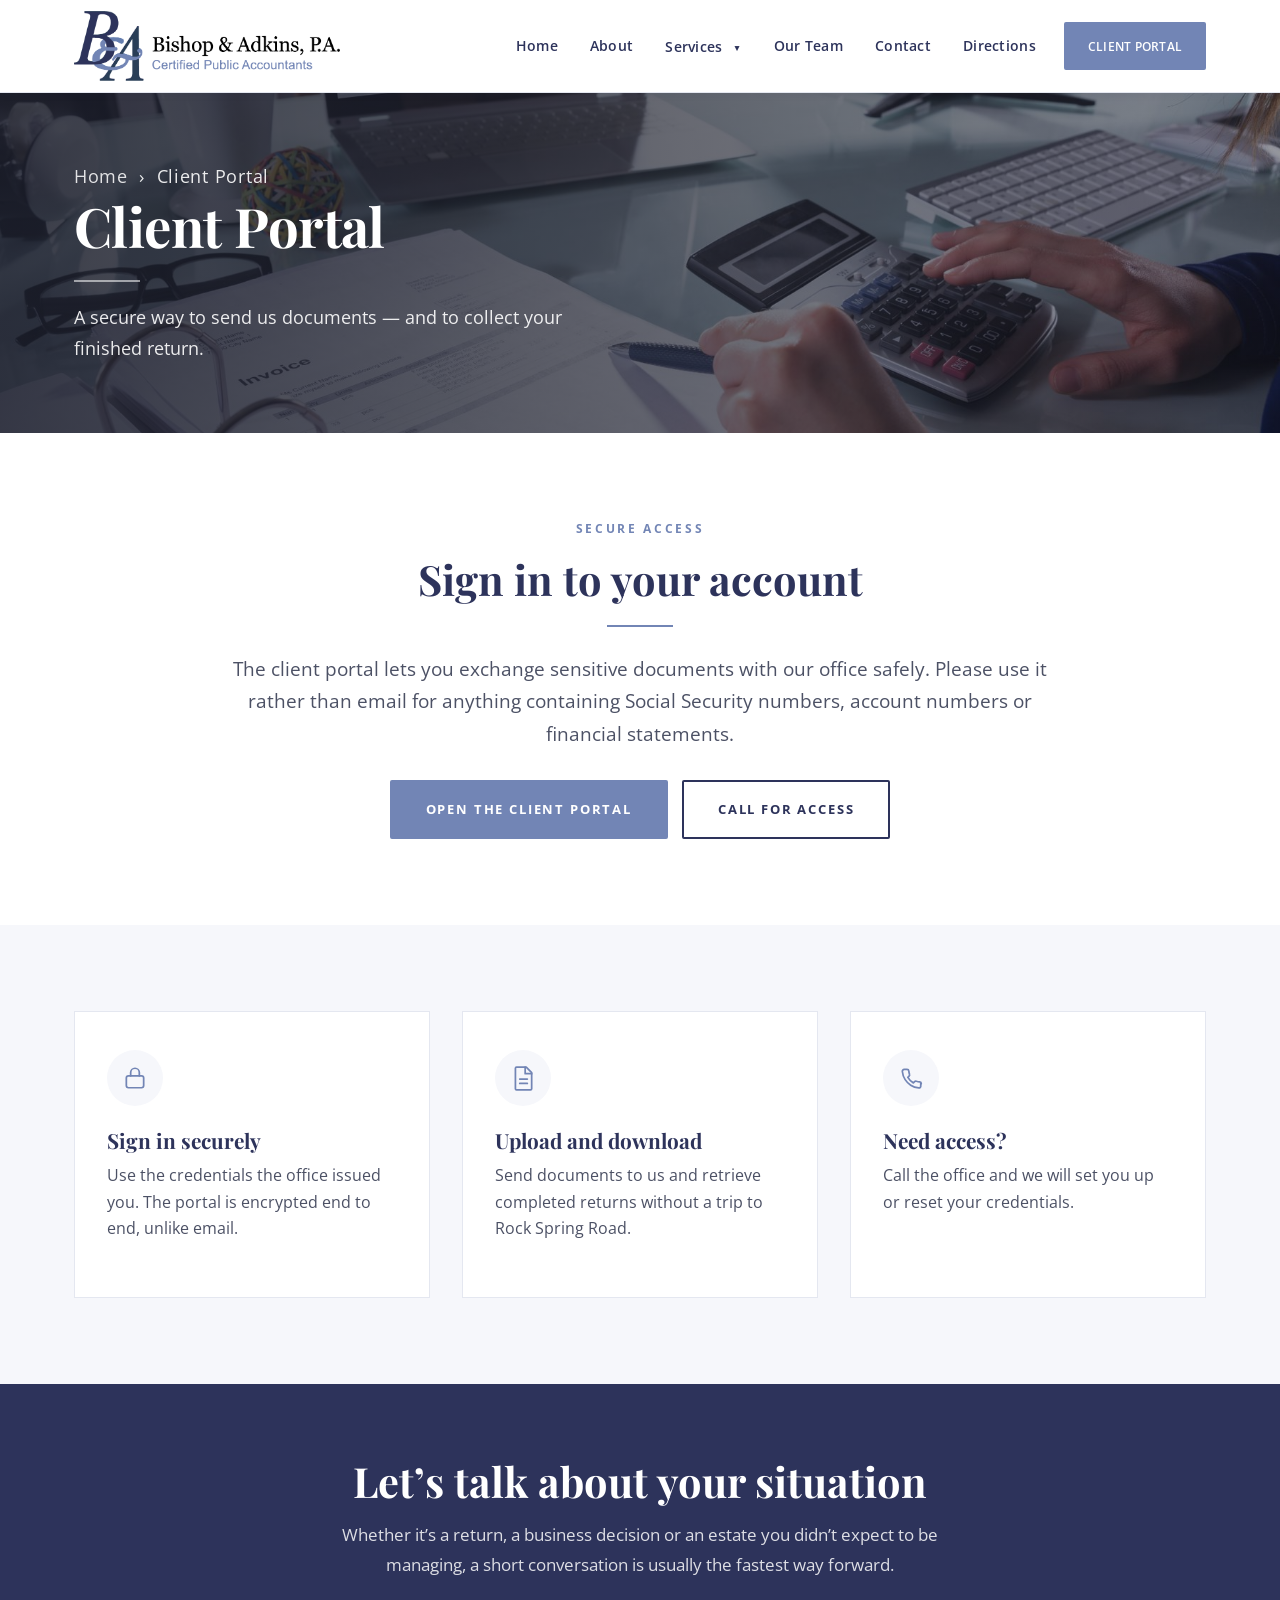
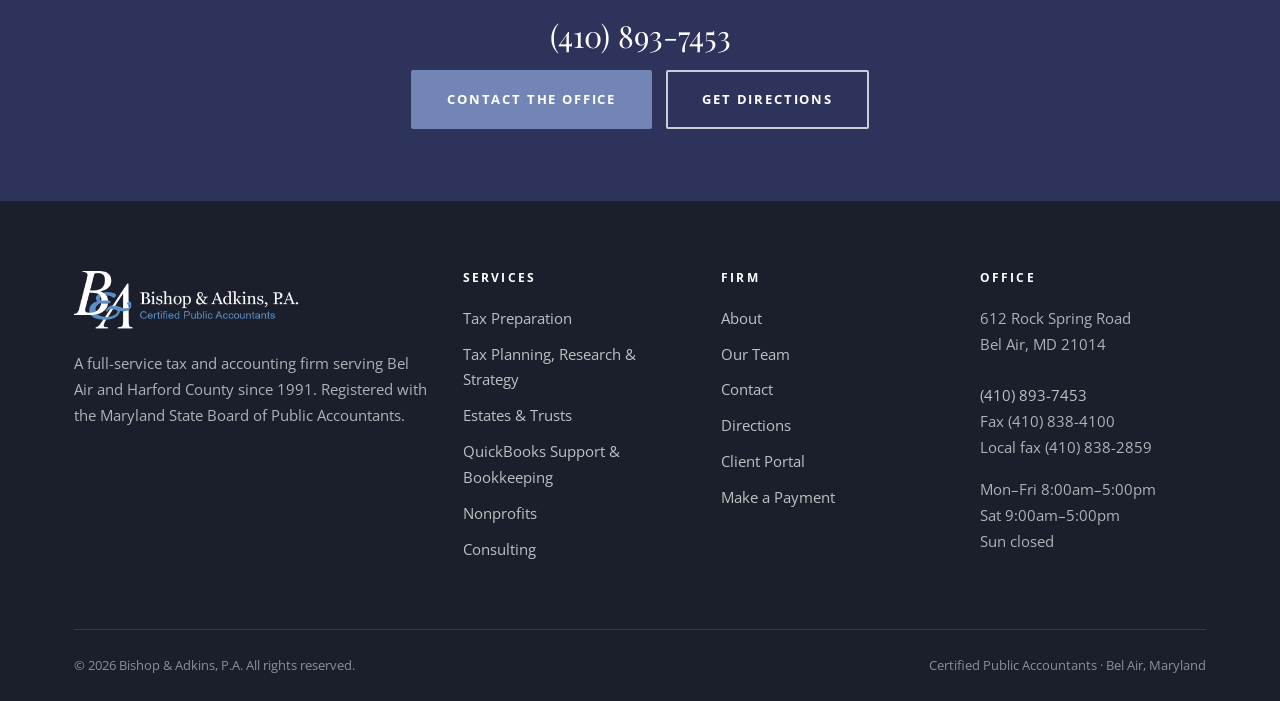
<file: client-portal.html>
<!DOCTYPE html>
<html lang="en">
<head>
<meta charset="utf-8">
<meta name="viewport" content="width=device-width, initial-scale=1">
<title>Client Portal | Bishop &amp; Adkins, P.A. | Secure Document Exchange</title>
<meta name="description" content="Securely exchange tax documents with Bishop &amp; Adkins, P.A. through the client portal. Call (410) 893-7453 for access.">
<link rel="canonical" href="https://www.bishopandadkins.com/client-portal.html">
<meta property="og:type" content="website">
<meta property="og:site_name" content="Bishop &amp; Adkins, P.A.">
<meta property="og:title" content="Client Portal | Bishop &amp; Adkins, P.A. | Secure Document Exchange">
<meta property="og:description" content="Securely exchange tax documents with Bishop &amp; Adkins, P.A. through the client portal. Call (410) 893-7453 for access.">
<meta property="og:url" content="https://www.bishopandadkins.com/client-portal.html">
<meta property="og:image" content="https://www.bishopandadkins.com/assets/img/general/page-header.jpg">
<meta name="twitter:card" content="summary_large_image">
<link rel="icon" href="favicon.ico" sizes="any">
<link rel="icon" type="image/png" href="assets/img/logo/ba-favicon.png">
<link rel="apple-touch-icon" href="assets/img/logo/ba-favicon.png">
<link rel="preconnect" href="https://fonts.googleapis.com">
<link rel="preconnect" href="https://fonts.gstatic.com" crossorigin>
<link href="https://fonts.googleapis.com/css2?family=Playfair+Display:wght@600;700&family=Open+Sans:wght@400;600;700&display=swap" rel="stylesheet">
<link rel="stylesheet" href="assets/css/style.css">

</head>
<body>
<a class="skip-link" href="#main">Skip to content</a>
<header class="site-header">
  <div class="container header-inner">
    <a class="brand" href="index.html" aria-label="Bishop &amp; Adkins, P.A. — home">
      <img src="assets/img/logo/ba-logo.png" alt="Bishop &amp; Adkins, P.A., Certified Public Accountants" width="808" height="211">
    </a>
    <button class="nav-toggle" aria-expanded="false" aria-controls="site-nav" aria-label="Menu">
      <span></span><span></span><span></span>
    </button>
    <nav class="nav" id="site-nav" aria-label="Main">
        <a href="index.html">Home</a>
        <a href="about.html">About</a>
        <span class="has-sub">
          <a href="services.html" aria-expanded="false">Services <span class="caret">&#9660;</span></a>
          <span class="sub"><a href="tax-preparation.html">Tax Preparation</a><a href="tax-planning.html">Tax Planning, Research &amp; Strategy</a><a href="estates-and-trusts.html">Estates &amp; Trusts</a><a href="quickbooks-and-bookkeeping.html">QuickBooks Support &amp; Bookkeeping</a><a href="nonprofits.html">Nonprofits</a><a href="consulting.html">Consulting</a></span>
        </span>
        <a href="staff.html">Our Team</a>
        <a href="contact.html">Contact</a>
        <a href="directions.html">Directions</a>
        <a class="btn btn--sm" href="client-portal.html">Client Portal</a>
      </nav>
  </div>
</header>
<div class="nav-backdrop" aria-hidden="true"></div>
<main id="main">
<section class="hero page-hero" style="background-image:url('assets/img/general/page-header.jpg')">
  <div class="container">
    <div class="hero-copy">
      <p class="breadcrumb"><a href="index.html">Home</a> &nbsp;&rsaquo;&nbsp; Client Portal</p>
      <h1>Client Portal</h1>
      <hr class="rule rule--light">
      <p>A secure way to send us documents &mdash; and to collect your finished return.</p>
    </div>
  </div>
</section>
<section class="section">
  <div class="container container--narrow text-center">
    <p class="eyebrow">Secure access</p>
    <h2>Sign in to your account</h2>
    <hr class="rule rule--center">
    <p class="lead">The client portal lets you exchange sensitive documents with our office safely. Please use it rather than email for anything containing Social Security numbers, account numbers or financial statements.</p>
    <div class="btn-group" style="justify-content:center;margin-top:30px">
      <a class="btn" href="#">Open the Client Portal</a>
      <a class="btn btn--outline" href="tel:+14108937453">Call for Access</a>
    </div>
  </div>
</section>

<section class="section section--alt">
  <div class="container">
    <div class="row"><div class="col-3"><div class="icon-box"><span class="ico"><svg class="" viewBox="0 0 24 24" fill="none" stroke="currentColor" stroke-width="1.6" stroke-linecap="round" stroke-linejoin="round" aria-hidden="true" focusable="false"><rect x="4" y="10" width="16" height="11" rx="2"/><path d="M8 10V7a4 4 0 0 1 8 0v3"/></svg></span><h3>Sign in securely</h3><p>Use the credentials the office issued you. The portal is encrypted end to end, unlike email.</p></div></div><div class="col-3"><div class="icon-box"><span class="ico"><svg class="" viewBox="0 0 24 24" fill="none" stroke="currentColor" stroke-width="1.6" stroke-linecap="round" stroke-linejoin="round" aria-hidden="true" focusable="false"><path d="M6 2h9l5 5v15a1 1 0 0 1-1 1H6a1 1 0 0 1-1-1V3a1 1 0 0 1 1-1z"/><path d="M14 2v6h6"/><path d="M9 13h7M9 17h7"/></svg></span><h3>Upload and download</h3><p>Send documents to us and retrieve completed returns without a trip to Rock Spring Road.</p></div></div><div class="col-3"><div class="icon-box"><span class="ico"><svg class="" viewBox="0 0 24 24" fill="none" stroke="currentColor" stroke-width="1.6" stroke-linecap="round" stroke-linejoin="round" aria-hidden="true" focusable="false"><path d="M21 16.9v2.6a1.7 1.7 0 0 1-1.9 1.7 17 17 0 0 1-7.4-2.6 16.6 16.6 0 0 1-5.1-5.1A17 17 0 0 1 4 6a1.7 1.7 0 0 1 1.7-1.9h2.6a1.7 1.7 0 0 1 1.7 1.5c.1 1 .3 2 .6 2.9a1.7 1.7 0 0 1-.4 1.8l-1.1 1.1a13.6 13.6 0 0 0 5.1 5.1l1.1-1.1a1.7 1.7 0 0 1 1.8-.4c.9.3 1.9.5 2.9.6a1.7 1.7 0 0 1 1.5 1.7z"/></svg></span><h3>Need access?</h3><p>Call the office and we will set you up or reset your credentials.</p></div></div></div>
  </div>
</section>

<section class="cta">
  <div class="container">
    <h2>Let&rsquo;s talk about your situation</h2>
    <p>Whether it&rsquo;s a return, a business decision or an estate you didn&rsquo;t expect to be managing, a short conversation is usually the fastest way forward.</p>
    <a class="cta-phone" href="tel:+14108937453">(410) 893-7453</a>
    <div class="btn-group">
      <a class="btn" href="contact.html">Contact the Office</a>
      <a class="btn btn--light" href="directions.html">Get Directions</a>
    </div>
  </div>
</section>
</main>
<footer class="site-footer">
  <div class="container">
    <div class="row">
      <div class="footer-brand">
        <img class="footer-logo" src="assets/img/logo/ba-logo-inverted.png" alt="Bishop &amp; Adkins, P.A." width="770" height="196">
        <p>A full-service tax and accounting firm serving Bel Air and Harford County since 1991. Registered with the Maryland State Board of Public Accountants.</p>
      </div>
      <div class="footer-col">
        <h2>Services</h2>
        <ul class="footer-links"><li><a href="tax-preparation.html">Tax Preparation</a></li><li><a href="tax-planning.html">Tax Planning, Research &amp; Strategy</a></li><li><a href="estates-and-trusts.html">Estates &amp; Trusts</a></li><li><a href="quickbooks-and-bookkeeping.html">QuickBooks Support &amp; Bookkeeping</a></li><li><a href="nonprofits.html">Nonprofits</a></li><li><a href="consulting.html">Consulting</a></li></ul>
      </div>
      <div class="footer-col">
        <h2>Firm</h2>
        <ul class="footer-links">
          <li><a href="about.html">About</a></li>
          <li><a href="staff.html">Our Team</a></li>
          <li><a href="contact.html">Contact</a></li>
          <li><a href="directions.html">Directions</a></li>
          <li><a href="client-portal.html">Client Portal</a></li>
          <li><a href="make-a-payment.html">Make a Payment</a></li>
        </ul>
      </div>
      <div class="footer-col">
        <h2>Office</h2>
        <address>
          612 Rock Spring Road<br>Bel Air, MD 21014<br><br>
          <a href="tel:+14108937453">(410) 893-7453</a><br>
          Fax (410) 838-4100<br>
          Local fax (410) 838-2859
        </address>
        <p style="margin-top:16px">Mon&ndash;Fri 8:00am&ndash;5:00pm<br>Sat 9:00am&ndash;5:00pm<br>Sun closed</p>
      </div>
    </div>
    <div class="footer-bottom">
      <span>&copy; 2026 Bishop &amp; Adkins, P.A. All rights reserved.</span>
      <span>Certified Public Accountants &middot; Bel Air, Maryland</span>
    </div>
  </div>
</footer>
<script src="assets/js/site.js"></script>
</body>
</html>
</file>
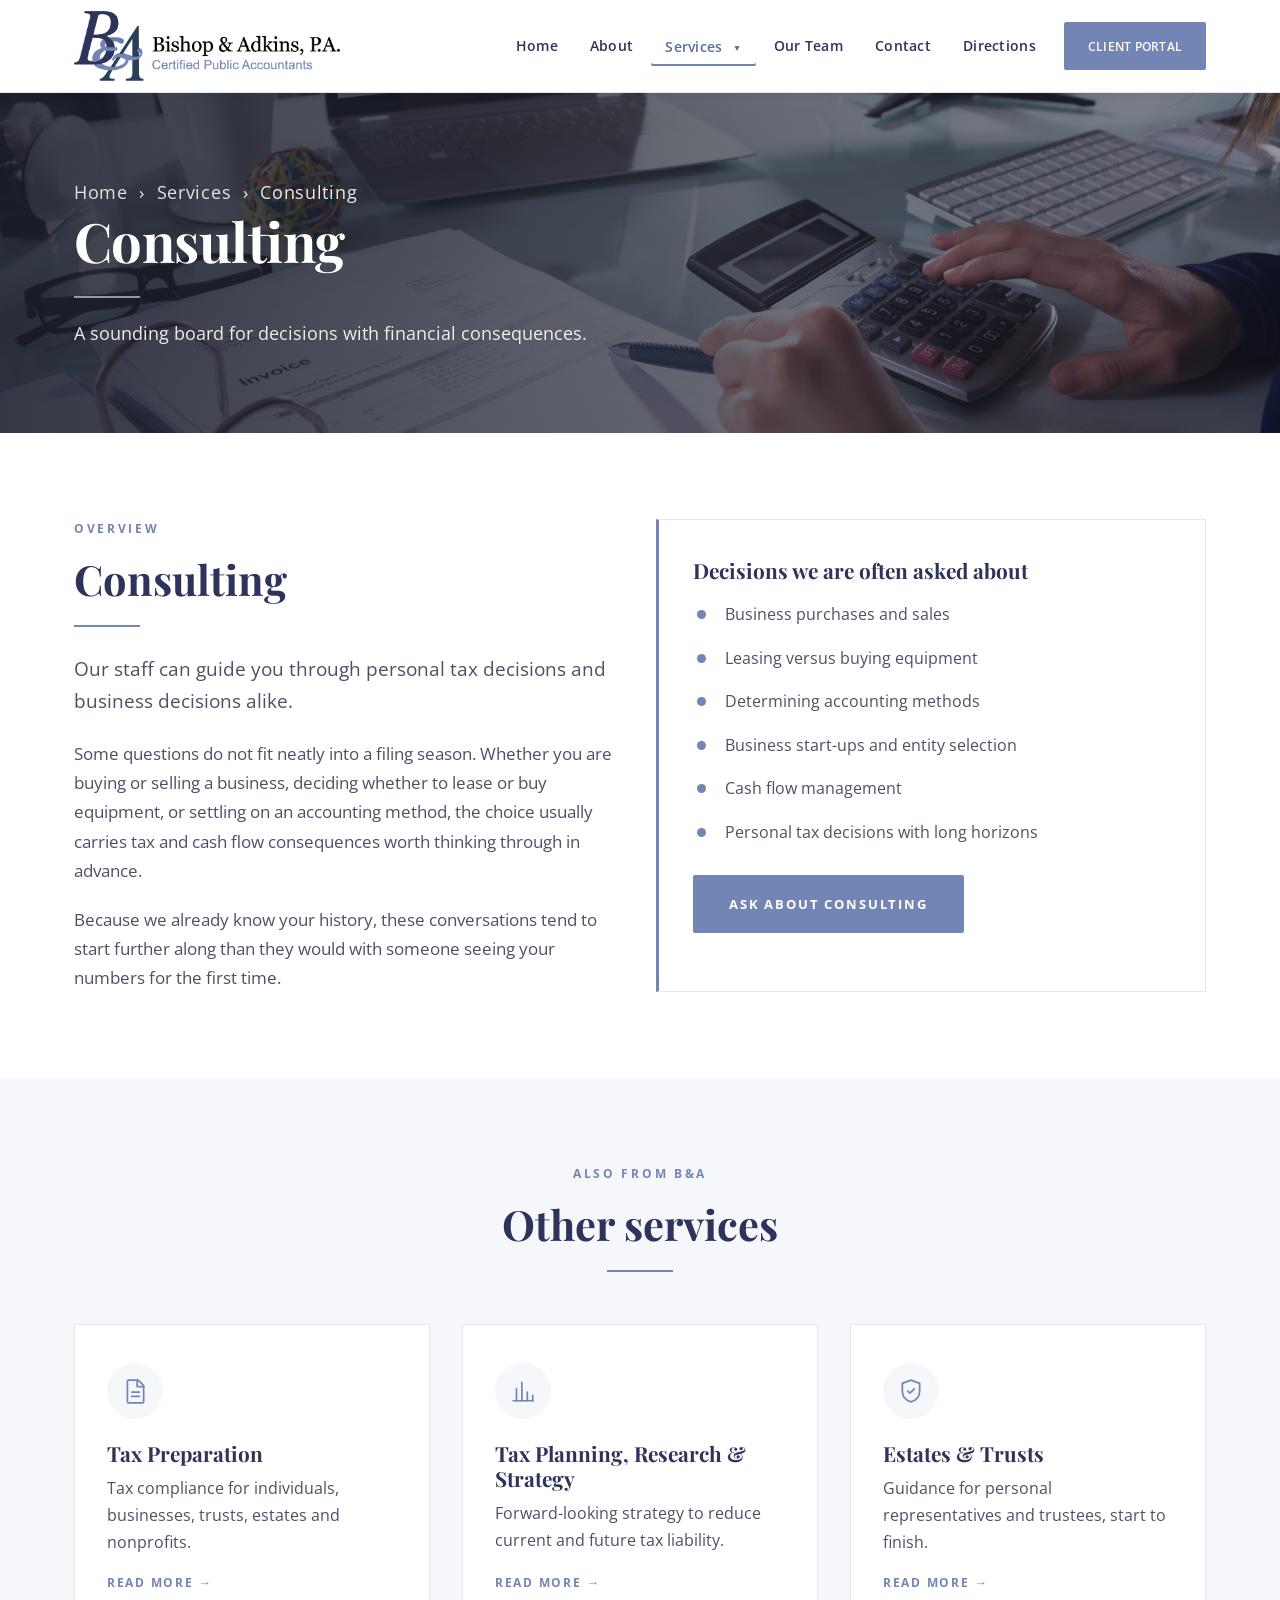
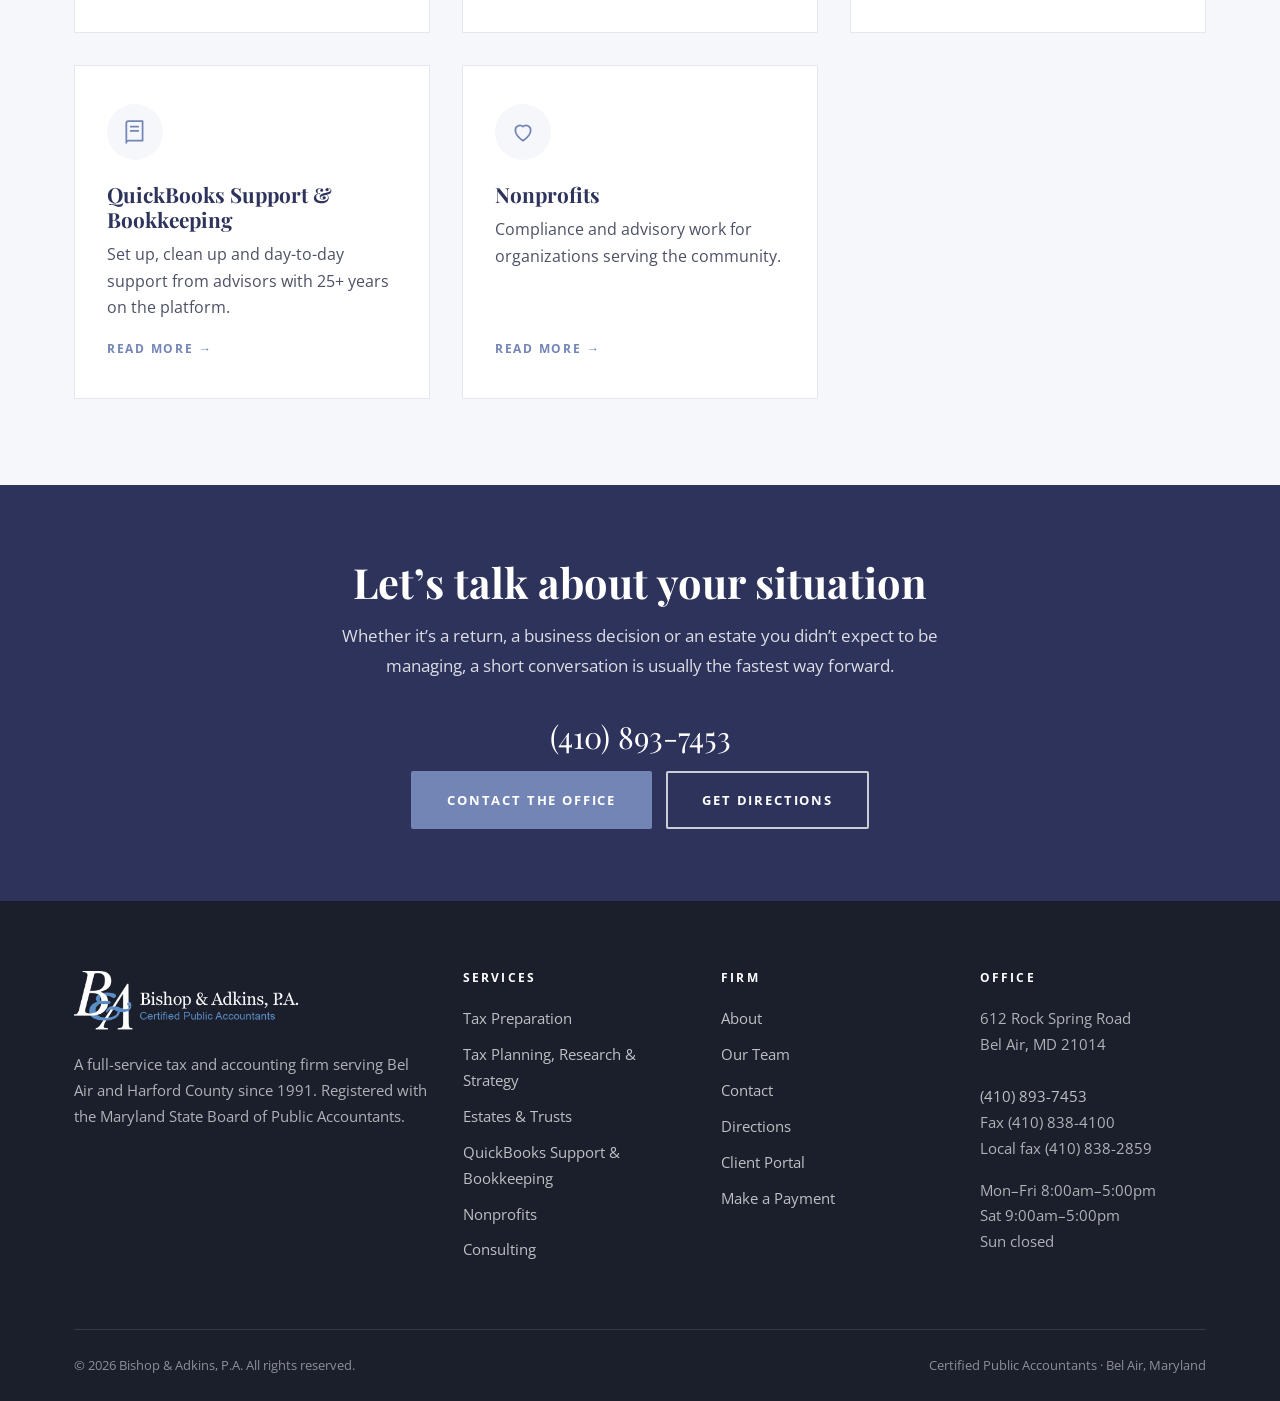
<file: consulting.html>
<!DOCTYPE html>
<html lang="en">
<head>
<meta charset="utf-8">
<meta name="viewport" content="width=device-width, initial-scale=1">
<title>Business Consulting | Bishop &amp; Adkins, P.A. | Bel Air, MD</title>
<meta name="description" content="Our staff can guide you through personal tax decisions and business decisions alike. Bishop &amp; Adkins, P.A., CPAs in Bel Air, Maryland.">
<link rel="canonical" href="https://www.bishopandadkins.com/consulting.html">
<meta property="og:type" content="website">
<meta property="og:site_name" content="Bishop &amp; Adkins, P.A.">
<meta property="og:title" content="Business Consulting | Bishop &amp; Adkins, P.A. | Bel Air, MD">
<meta property="og:description" content="Our staff can guide you through personal tax decisions and business decisions alike. Bishop &amp; Adkins, P.A., CPAs in Bel Air, Maryland.">
<meta property="og:url" content="https://www.bishopandadkins.com/consulting.html">
<meta property="og:image" content="https://www.bishopandadkins.com/assets/img/general/page-header.jpg">
<meta name="twitter:card" content="summary_large_image">
<link rel="icon" href="favicon.ico" sizes="any">
<link rel="icon" type="image/png" href="assets/img/logo/ba-favicon.png">
<link rel="apple-touch-icon" href="assets/img/logo/ba-favicon.png">
<link rel="preconnect" href="https://fonts.googleapis.com">
<link rel="preconnect" href="https://fonts.gstatic.com" crossorigin>
<link href="https://fonts.googleapis.com/css2?family=Playfair+Display:wght@600;700&family=Open+Sans:wght@400;600;700&display=swap" rel="stylesheet">
<link rel="stylesheet" href="assets/css/style.css">

</head>
<body>
<a class="skip-link" href="#main">Skip to content</a>
<header class="site-header">
  <div class="container header-inner">
    <a class="brand" href="index.html" aria-label="Bishop &amp; Adkins, P.A. — home">
      <img src="assets/img/logo/ba-logo.png" alt="Bishop &amp; Adkins, P.A., Certified Public Accountants" width="808" height="211">
    </a>
    <button class="nav-toggle" aria-expanded="false" aria-controls="site-nav" aria-label="Menu">
      <span></span><span></span><span></span>
    </button>
    <nav class="nav" id="site-nav" aria-label="Main">
        <a href="index.html">Home</a>
        <a href="about.html">About</a>
        <span class="has-sub">
          <a href="services.html" aria-current="page" aria-expanded="false">Services <span class="caret">&#9660;</span></a>
          <span class="sub"><a href="tax-preparation.html">Tax Preparation</a><a href="tax-planning.html">Tax Planning, Research &amp; Strategy</a><a href="estates-and-trusts.html">Estates &amp; Trusts</a><a href="quickbooks-and-bookkeeping.html">QuickBooks Support &amp; Bookkeeping</a><a href="nonprofits.html">Nonprofits</a><a href="consulting.html">Consulting</a></span>
        </span>
        <a href="staff.html">Our Team</a>
        <a href="contact.html">Contact</a>
        <a href="directions.html">Directions</a>
        <a class="btn btn--sm" href="client-portal.html">Client Portal</a>
      </nav>
  </div>
</header>
<div class="nav-backdrop" aria-hidden="true"></div>
<main id="main">
<section class="hero page-hero" style="background-image:url('assets/img/general/page-header.jpg')">
  <div class="container">
    <div class="hero-copy">
      <p class="breadcrumb"><a href="index.html">Home</a> &nbsp;&rsaquo;&nbsp; <a href="services.html">Services</a> &nbsp;&rsaquo;&nbsp; Consulting</p>
      <h1>Consulting</h1>
      <hr class="rule rule--light">
      <p>A sounding board for decisions with financial consequences.</p>
    </div>
  </div>
</section>
<section class="section">
  <div class="container">
    <div class="row row--split">
      <div class="col-2">
        <p class="eyebrow">Overview</p>
        <h2>Consulting</h2>
        <hr class="rule">
        <p class="lead">Our staff can guide you through personal tax decisions and business decisions alike.</p>
        <p>Some questions do not fit neatly into a filing season. Whether you are buying or selling a business, deciding whether to lease or buy equipment, or settling on an accounting method, the choice usually carries tax and cash flow consequences worth thinking through in advance.</p><p>Because we already know your history, these conversations tend to start further along than they would with someone seeing your numbers for the first time.</p>
      </div>
      <div class="col-2">
        <div class="panel panel--accent">
          <h3>Decisions we are often asked about</h3>
          <ul class="check"><li>Business purchases and sales</li><li>Leasing versus buying equipment</li><li>Determining accounting methods</li><li>Business start-ups and entity selection</li><li>Cash flow management</li><li>Personal tax decisions with long horizons</li></ul>
          <a class="btn" href="contact.html">Ask About Consulting</a>
        </div>
      </div>
    </div>
  </div>
</section>

<section class="section section--alt">
  <div class="container">
    <div class="section-head text-center">
      <p class="eyebrow">Also from B&amp;A</p>
      <h2>Other services</h2>
      <hr class="rule rule--center">
    </div>
    <div class="row"><div class="col-3"><div class="icon-box"><span class="ico"><svg class="" viewBox="0 0 24 24" fill="none" stroke="currentColor" stroke-width="1.6" stroke-linecap="round" stroke-linejoin="round" aria-hidden="true" focusable="false"><path d="M6 2h9l5 5v15a1 1 0 0 1-1 1H6a1 1 0 0 1-1-1V3a1 1 0 0 1 1-1z"/><path d="M14 2v6h6"/><path d="M9 13h7M9 17h7"/></svg></span><h3>Tax Preparation</h3><p>Tax compliance for individuals, businesses, trusts, estates and nonprofits.</p><a class="more" href="tax-preparation.html">Read more &rarr;</a></div></div><div class="col-3"><div class="icon-box"><span class="ico"><svg class="" viewBox="0 0 24 24" fill="none" stroke="currentColor" stroke-width="1.6" stroke-linecap="round" stroke-linejoin="round" aria-hidden="true" focusable="false"><path d="M3 21h18"/><path d="M6 21V10M11 21V4M16 21v-8M21 21v-5"/></svg></span><h3>Tax Planning, Research &amp; Strategy</h3><p>Forward-looking strategy to reduce current and future tax liability.</p><a class="more" href="tax-planning.html">Read more &rarr;</a></div></div><div class="col-3"><div class="icon-box"><span class="ico"><svg class="" viewBox="0 0 24 24" fill="none" stroke="currentColor" stroke-width="1.6" stroke-linecap="round" stroke-linejoin="round" aria-hidden="true" focusable="false"><path d="M12 2l8 3v7c0 5-3.4 8.7-8 10-4.6-1.3-8-5-8-10V5l8-3z"/><path d="M9 12l2 2 4-4"/></svg></span><h3>Estates &amp; Trusts</h3><p>Guidance for personal representatives and trustees, start to finish.</p><a class="more" href="estates-and-trusts.html">Read more &rarr;</a></div></div><div class="col-3"><div class="icon-box"><span class="ico"><svg class="" viewBox="0 0 24 24" fill="none" stroke="currentColor" stroke-width="1.6" stroke-linecap="round" stroke-linejoin="round" aria-hidden="true" focusable="false"><path d="M4 4a2 2 0 0 1 2-2h13v18H6a2 2 0 0 0-2 2V4z"/><path d="M8 7h7M8 11h7"/></svg></span><h3>QuickBooks Support &amp; Bookkeeping</h3><p>Set up, clean up and day-to-day support from advisors with 25+ years on the platform.</p><a class="more" href="quickbooks-and-bookkeeping.html">Read more &rarr;</a></div></div><div class="col-3"><div class="icon-box"><span class="ico"><svg class="" viewBox="0 0 24 24" fill="none" stroke="currentColor" stroke-width="1.6" stroke-linecap="round" stroke-linejoin="round" aria-hidden="true" focusable="false"><path d="M12 20s-7-4.4-7-9.3A4.2 4.2 0 0 1 12 7a4.2 4.2 0 0 1 7 3.7C19 15.6 12 20 12 20z"/></svg></span><h3>Nonprofits</h3><p>Compliance and advisory work for organizations serving the community.</p><a class="more" href="nonprofits.html">Read more &rarr;</a></div></div></div>
  </div>
</section>

<section class="cta">
  <div class="container">
    <h2>Let&rsquo;s talk about your situation</h2>
    <p>Whether it&rsquo;s a return, a business decision or an estate you didn&rsquo;t expect to be managing, a short conversation is usually the fastest way forward.</p>
    <a class="cta-phone" href="tel:+14108937453">(410) 893-7453</a>
    <div class="btn-group">
      <a class="btn" href="contact.html">Contact the Office</a>
      <a class="btn btn--light" href="directions.html">Get Directions</a>
    </div>
  </div>
</section>
</main>
<footer class="site-footer">
  <div class="container">
    <div class="row">
      <div class="footer-brand">
        <img class="footer-logo" src="assets/img/logo/ba-logo-inverted.png" alt="Bishop &amp; Adkins, P.A." width="770" height="196">
        <p>A full-service tax and accounting firm serving Bel Air and Harford County since 1991. Registered with the Maryland State Board of Public Accountants.</p>
      </div>
      <div class="footer-col">
        <h2>Services</h2>
        <ul class="footer-links"><li><a href="tax-preparation.html">Tax Preparation</a></li><li><a href="tax-planning.html">Tax Planning, Research &amp; Strategy</a></li><li><a href="estates-and-trusts.html">Estates &amp; Trusts</a></li><li><a href="quickbooks-and-bookkeeping.html">QuickBooks Support &amp; Bookkeeping</a></li><li><a href="nonprofits.html">Nonprofits</a></li><li><a href="consulting.html">Consulting</a></li></ul>
      </div>
      <div class="footer-col">
        <h2>Firm</h2>
        <ul class="footer-links">
          <li><a href="about.html">About</a></li>
          <li><a href="staff.html">Our Team</a></li>
          <li><a href="contact.html">Contact</a></li>
          <li><a href="directions.html">Directions</a></li>
          <li><a href="client-portal.html">Client Portal</a></li>
          <li><a href="make-a-payment.html">Make a Payment</a></li>
        </ul>
      </div>
      <div class="footer-col">
        <h2>Office</h2>
        <address>
          612 Rock Spring Road<br>Bel Air, MD 21014<br><br>
          <a href="tel:+14108937453">(410) 893-7453</a><br>
          Fax (410) 838-4100<br>
          Local fax (410) 838-2859
        </address>
        <p style="margin-top:16px">Mon&ndash;Fri 8:00am&ndash;5:00pm<br>Sat 9:00am&ndash;5:00pm<br>Sun closed</p>
      </div>
    </div>
    <div class="footer-bottom">
      <span>&copy; 2026 Bishop &amp; Adkins, P.A. All rights reserved.</span>
      <span>Certified Public Accountants &middot; Bel Air, Maryland</span>
    </div>
  </div>
</footer>
<script src="assets/js/site.js"></script>
</body>
</html>
</file>
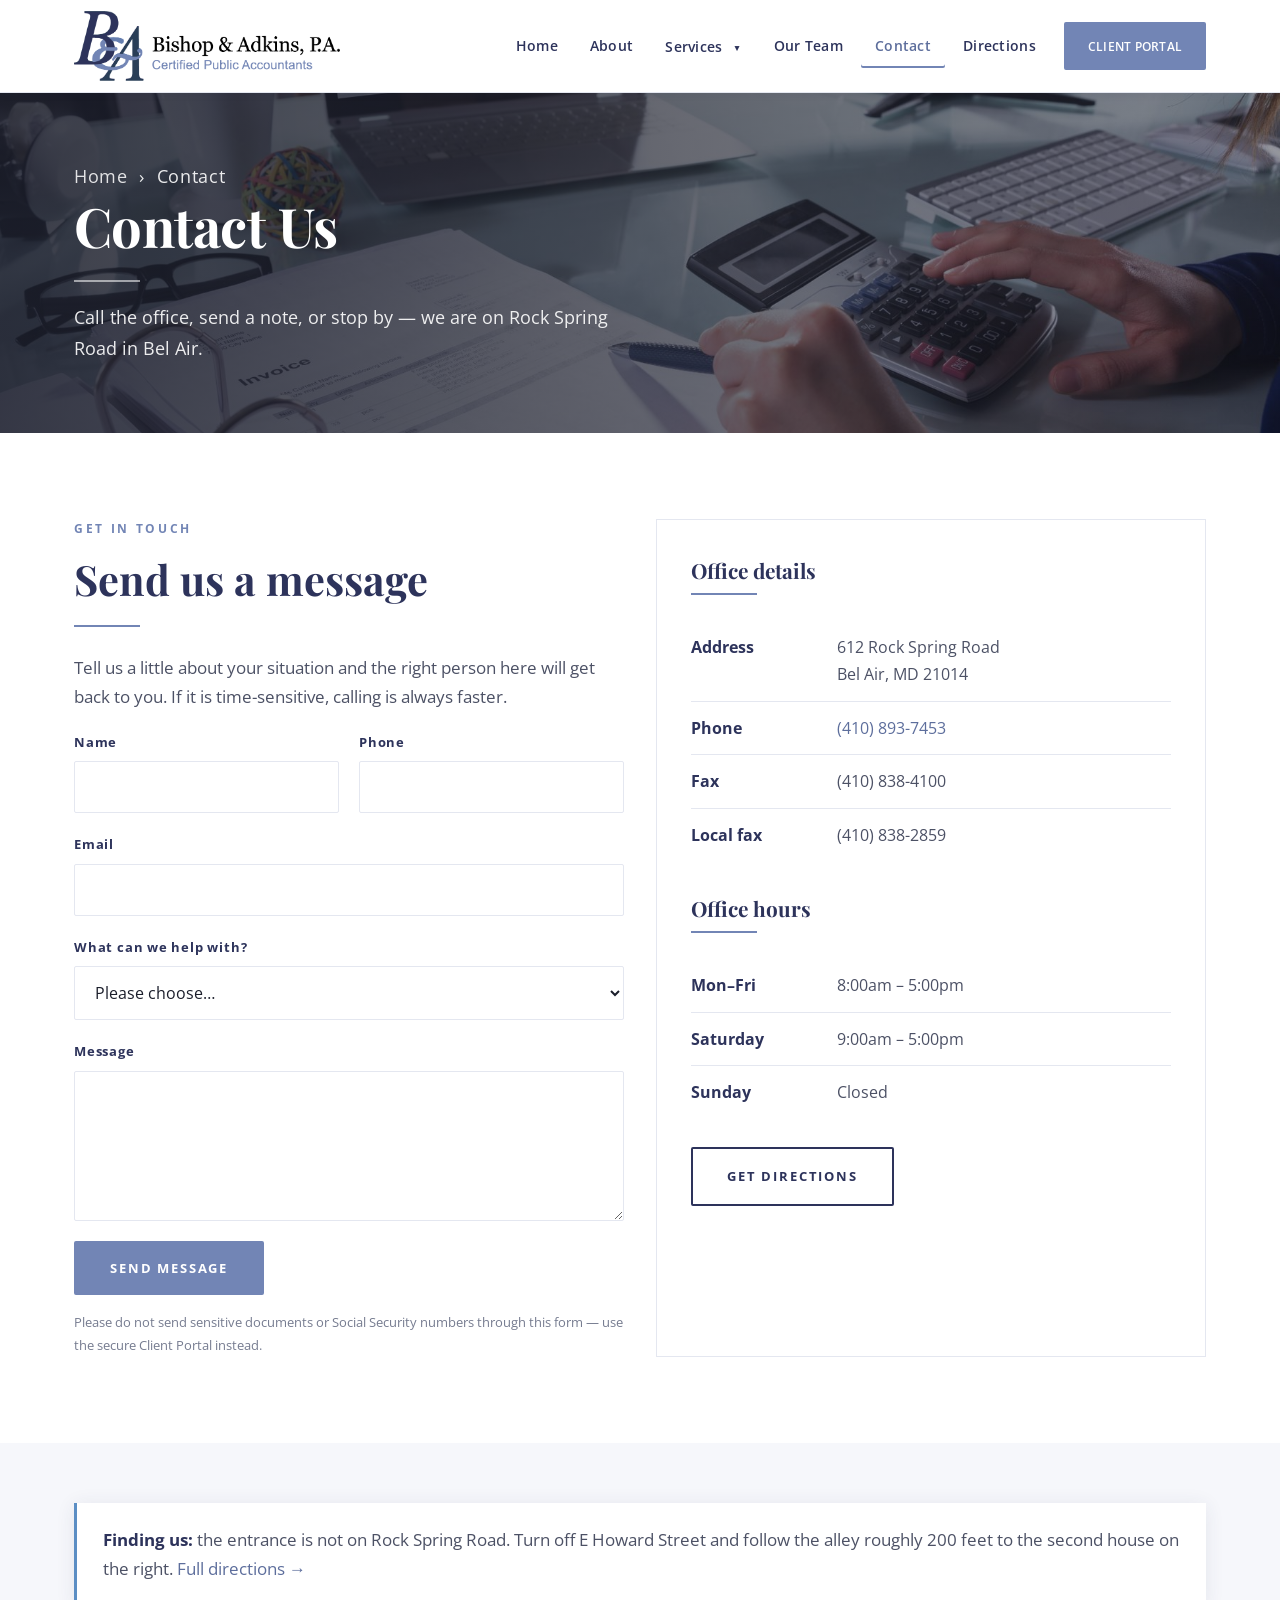
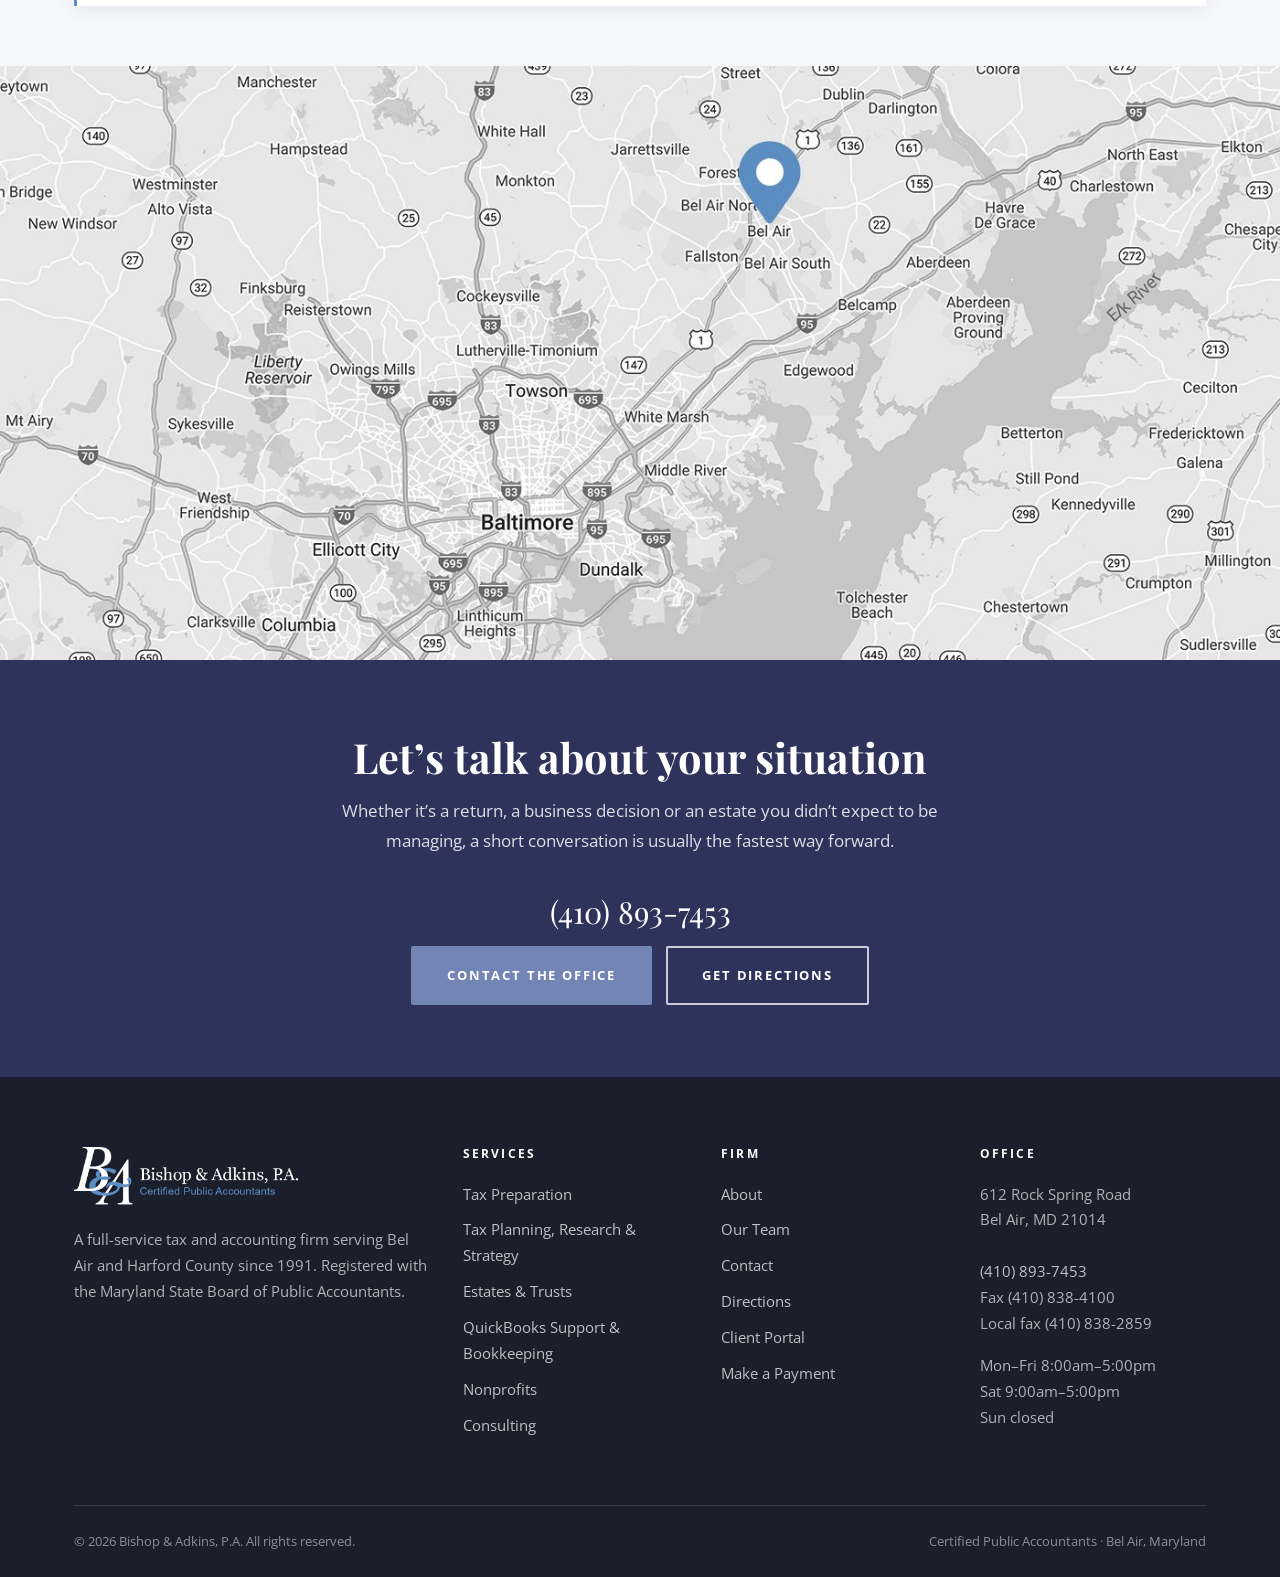
<file: contact.html>
<!DOCTYPE html>
<html lang="en">
<head>
<meta charset="utf-8">
<meta name="viewport" content="width=device-width, initial-scale=1">
<title>Contact | Bishop &amp; Adkins, P.A. | (410) 893-7453 | Bel Air, MD</title>
<meta name="description" content="Contact Bishop &amp; Adkins, P.A. at 612 Rock Spring Road, Bel Air, MD 21014. Call (410) 893-7453. Open Monday to Friday 8am–5pm and Saturday 9am–5pm.">
<link rel="canonical" href="https://www.bishopandadkins.com/contact.html">
<meta property="og:type" content="website">
<meta property="og:site_name" content="Bishop &amp; Adkins, P.A.">
<meta property="og:title" content="Contact | Bishop &amp; Adkins, P.A. | (410) 893-7453 | Bel Air, MD">
<meta property="og:description" content="Contact Bishop &amp; Adkins, P.A. at 612 Rock Spring Road, Bel Air, MD 21014. Call (410) 893-7453. Open Monday to Friday 8am–5pm and Saturday 9am–5pm.">
<meta property="og:url" content="https://www.bishopandadkins.com/contact.html">
<meta property="og:image" content="https://www.bishopandadkins.com/assets/img/general/page-header.jpg">
<meta name="twitter:card" content="summary_large_image">
<link rel="icon" href="favicon.ico" sizes="any">
<link rel="icon" type="image/png" href="assets/img/logo/ba-favicon.png">
<link rel="apple-touch-icon" href="assets/img/logo/ba-favicon.png">
<link rel="preconnect" href="https://fonts.googleapis.com">
<link rel="preconnect" href="https://fonts.gstatic.com" crossorigin>
<link href="https://fonts.googleapis.com/css2?family=Playfair+Display:wght@600;700&family=Open+Sans:wght@400;600;700&display=swap" rel="stylesheet">
<link rel="stylesheet" href="assets/css/style.css">
<script type="application/ld+json">
{
  "@context": "https://schema.org",
  "@type": "AccountingService",
  "name": "Bishop & Adkins, P.A.",
  "description": "Full-service certified public accounting firm providing tax preparation, tax planning, estates and trusts, bookkeeping, payroll and consulting in Bel Air, Maryland.",
  "url": "https://www.bishopandadkins.com",
  "telephone": "+1-410-893-7453",
  "faxNumber": "+1-410-838-4100",
  "foundingDate": "1991",
  "image": "https://www.bishopandadkins.com/assets/img/general/rebecca-house.jpg",
  "address": {
    "@type": "PostalAddress",
    "streetAddress": "612 Rock Spring Road",
    "addressLocality": "Bel Air",
    "addressRegion": "MD",
    "postalCode": "21014",
    "addressCountry": "US"
  },
  "areaServed": ["Bel Air", "Harford County", "Maryland"],
  "openingHoursSpecification": [
    {"@type":"OpeningHoursSpecification","dayOfWeek":["Monday","Tuesday","Wednesday","Thursday","Friday"],"opens":"08:00","closes":"17:00"},
    {"@type":"OpeningHoursSpecification","dayOfWeek":["Saturday"],"opens":"09:00","closes":"17:00"}
  ]
}
</script>
</head>
<body>
<a class="skip-link" href="#main">Skip to content</a>
<header class="site-header">
  <div class="container header-inner">
    <a class="brand" href="index.html" aria-label="Bishop &amp; Adkins, P.A. — home">
      <img src="assets/img/logo/ba-logo.png" alt="Bishop &amp; Adkins, P.A., Certified Public Accountants" width="808" height="211">
    </a>
    <button class="nav-toggle" aria-expanded="false" aria-controls="site-nav" aria-label="Menu">
      <span></span><span></span><span></span>
    </button>
    <nav class="nav" id="site-nav" aria-label="Main">
        <a href="index.html">Home</a>
        <a href="about.html">About</a>
        <span class="has-sub">
          <a href="services.html" aria-expanded="false">Services <span class="caret">&#9660;</span></a>
          <span class="sub"><a href="tax-preparation.html">Tax Preparation</a><a href="tax-planning.html">Tax Planning, Research &amp; Strategy</a><a href="estates-and-trusts.html">Estates &amp; Trusts</a><a href="quickbooks-and-bookkeeping.html">QuickBooks Support &amp; Bookkeeping</a><a href="nonprofits.html">Nonprofits</a><a href="consulting.html">Consulting</a></span>
        </span>
        <a href="staff.html">Our Team</a>
        <a href="contact.html" aria-current="page">Contact</a>
        <a href="directions.html">Directions</a>
        <a class="btn btn--sm" href="client-portal.html">Client Portal</a>
      </nav>
  </div>
</header>
<div class="nav-backdrop" aria-hidden="true"></div>
<main id="main">
<section class="hero page-hero" style="background-image:url('assets/img/general/page-header.jpg')">
  <div class="container">
    <div class="hero-copy">
      <p class="breadcrumb"><a href="index.html">Home</a> &nbsp;&rsaquo;&nbsp; Contact</p>
      <h1>Contact Us</h1>
      <hr class="rule rule--light">
      <p>Call the office, send a note, or stop by &mdash; we are on Rock Spring Road in Bel Air.</p>
    </div>
  </div>
</section>
<section class="section">
  <div class="container">
    <div class="row row--split">
      <div class="col-2">
        <p class="eyebrow">Get in touch</p>
        <h2>Send us a message</h2>
        <hr class="rule">
        <p>Tell us a little about your situation and the right person here will get back to you. If it is time-sensitive, calling is always faster.</p>
        <form id="contact-form" novalidate>
          <div class="form-row">
            <div class="field">
              <label for="name">Name</label>
              <input type="text" id="name" name="name" autocomplete="name" required>
            </div>
            <div class="field">
              <label for="phone">Phone</label>
              <input type="tel" id="phone" name="phone" autocomplete="tel">
            </div>
          </div>
          <div class="form-row">
            <div class="field field--full">
              <label for="email">Email</label>
              <input type="email" id="email" name="email" autocomplete="email" required>
            </div>
          </div>
          <div class="form-row">
            <div class="field field--full">
              <label for="topic">What can we help with?</label>
              <select id="topic" name="topic">
                <option value="">Please choose&hellip;</option>
                <option value="Tax Preparation">Tax Preparation</option><option value="Tax Planning, Research and Strategy">Tax Planning, Research &amp; Strategy</option><option value="Estates and Trusts">Estates &amp; Trusts</option><option value="QuickBooks Support and Bookkeeping">QuickBooks Support &amp; Bookkeeping</option><option value="Nonprofits">Nonprofits</option><option value="Consulting">Consulting</option>
                <option value="Something else">Something else</option>
              </select>
            </div>
          </div>
          <div class="form-row">
            <div class="field field--full">
              <label for="message">Message</label>
              <textarea id="message" name="message" required></textarea>
            </div>
          </div>
          <button class="btn" type="submit">Send Message</button>
          <p class="form-note" id="form-status">Please do not send sensitive documents or Social Security numbers through this form &mdash; use the secure Client Portal instead.</p>
        </form>
      </div>
      <div class="col-2">
        <div class="panel">
          <h3>Office details</h3>
          <hr class="rule">
          <ul class="facts">
            <li><span class="lbl">Address</span><span>612 Rock Spring Road<br>Bel Air, MD 21014</span></li>
            <li><span class="lbl">Phone</span><span><a href="tel:+14108937453">(410) 893-7453</a></span></li>
            <li><span class="lbl">Fax</span><span>(410) 838-4100</span></li>
            <li><span class="lbl">Local fax</span><span>(410) 838-2859</span></li>
          </ul>
          <h3 style="margin-top:34px">Office hours</h3>
          <hr class="rule">
          <ul class="facts">
            <li><span class="lbl">Mon&ndash;Fri</span><span>8:00am &ndash; 5:00pm</span></li>
            <li><span class="lbl">Saturday</span><span>9:00am &ndash; 5:00pm</span></li>
            <li><span class="lbl">Sunday</span><span>Closed</span></li>
          </ul>
          <div class="btn-group" style="margin-top:28px">
            <a class="btn btn--outline" href="directions.html">Get Directions</a>
          </div>
        </div>
      </div>
    </div>
  </div>
</section>

<section class="section--tight section--alt">
  <div class="container">
    <div class="notice">
      <p><strong>Finding us:</strong> the entrance is not on Rock Spring Road. Turn off E Howard Street and follow the alley roughly 200 feet to the second house on the right. <a href="directions.html">Full directions &rarr;</a></p>
    </div>
  </div>
</section>

<a href="https://www.google.com/maps/search/?api=1&amp;query=612+Rock+Spring+Road+Bel+Air+MD+21014" target="_blank" rel="noopener" aria-label="Open 612 Rock Spring Road in Google Maps">
  <img src="assets/img/general/map.jpg" alt="Map showing Bishop &amp; Adkins in Bel Air, Maryland, north-east of Baltimore" width="1400" height="650" loading="lazy" style="width:100%">
</a>

<section class="cta">
  <div class="container">
    <h2>Let&rsquo;s talk about your situation</h2>
    <p>Whether it&rsquo;s a return, a business decision or an estate you didn&rsquo;t expect to be managing, a short conversation is usually the fastest way forward.</p>
    <a class="cta-phone" href="tel:+14108937453">(410) 893-7453</a>
    <div class="btn-group">
      <a class="btn" href="contact.html">Contact the Office</a>
      <a class="btn btn--light" href="directions.html">Get Directions</a>
    </div>
  </div>
</section>
</main>
<footer class="site-footer">
  <div class="container">
    <div class="row">
      <div class="footer-brand">
        <img class="footer-logo" src="assets/img/logo/ba-logo-inverted.png" alt="Bishop &amp; Adkins, P.A." width="770" height="196">
        <p>A full-service tax and accounting firm serving Bel Air and Harford County since 1991. Registered with the Maryland State Board of Public Accountants.</p>
      </div>
      <div class="footer-col">
        <h2>Services</h2>
        <ul class="footer-links"><li><a href="tax-preparation.html">Tax Preparation</a></li><li><a href="tax-planning.html">Tax Planning, Research &amp; Strategy</a></li><li><a href="estates-and-trusts.html">Estates &amp; Trusts</a></li><li><a href="quickbooks-and-bookkeeping.html">QuickBooks Support &amp; Bookkeeping</a></li><li><a href="nonprofits.html">Nonprofits</a></li><li><a href="consulting.html">Consulting</a></li></ul>
      </div>
      <div class="footer-col">
        <h2>Firm</h2>
        <ul class="footer-links">
          <li><a href="about.html">About</a></li>
          <li><a href="staff.html">Our Team</a></li>
          <li><a href="contact.html">Contact</a></li>
          <li><a href="directions.html">Directions</a></li>
          <li><a href="client-portal.html">Client Portal</a></li>
          <li><a href="make-a-payment.html">Make a Payment</a></li>
        </ul>
      </div>
      <div class="footer-col">
        <h2>Office</h2>
        <address>
          612 Rock Spring Road<br>Bel Air, MD 21014<br><br>
          <a href="tel:+14108937453">(410) 893-7453</a><br>
          Fax (410) 838-4100<br>
          Local fax (410) 838-2859
        </address>
        <p style="margin-top:16px">Mon&ndash;Fri 8:00am&ndash;5:00pm<br>Sat 9:00am&ndash;5:00pm<br>Sun closed</p>
      </div>
    </div>
    <div class="footer-bottom">
      <span>&copy; 2026 Bishop &amp; Adkins, P.A. All rights reserved.</span>
      <span>Certified Public Accountants &middot; Bel Air, Maryland</span>
    </div>
  </div>
</footer>
<script src="assets/js/site.js"></script>
</body>
</html>
</file>
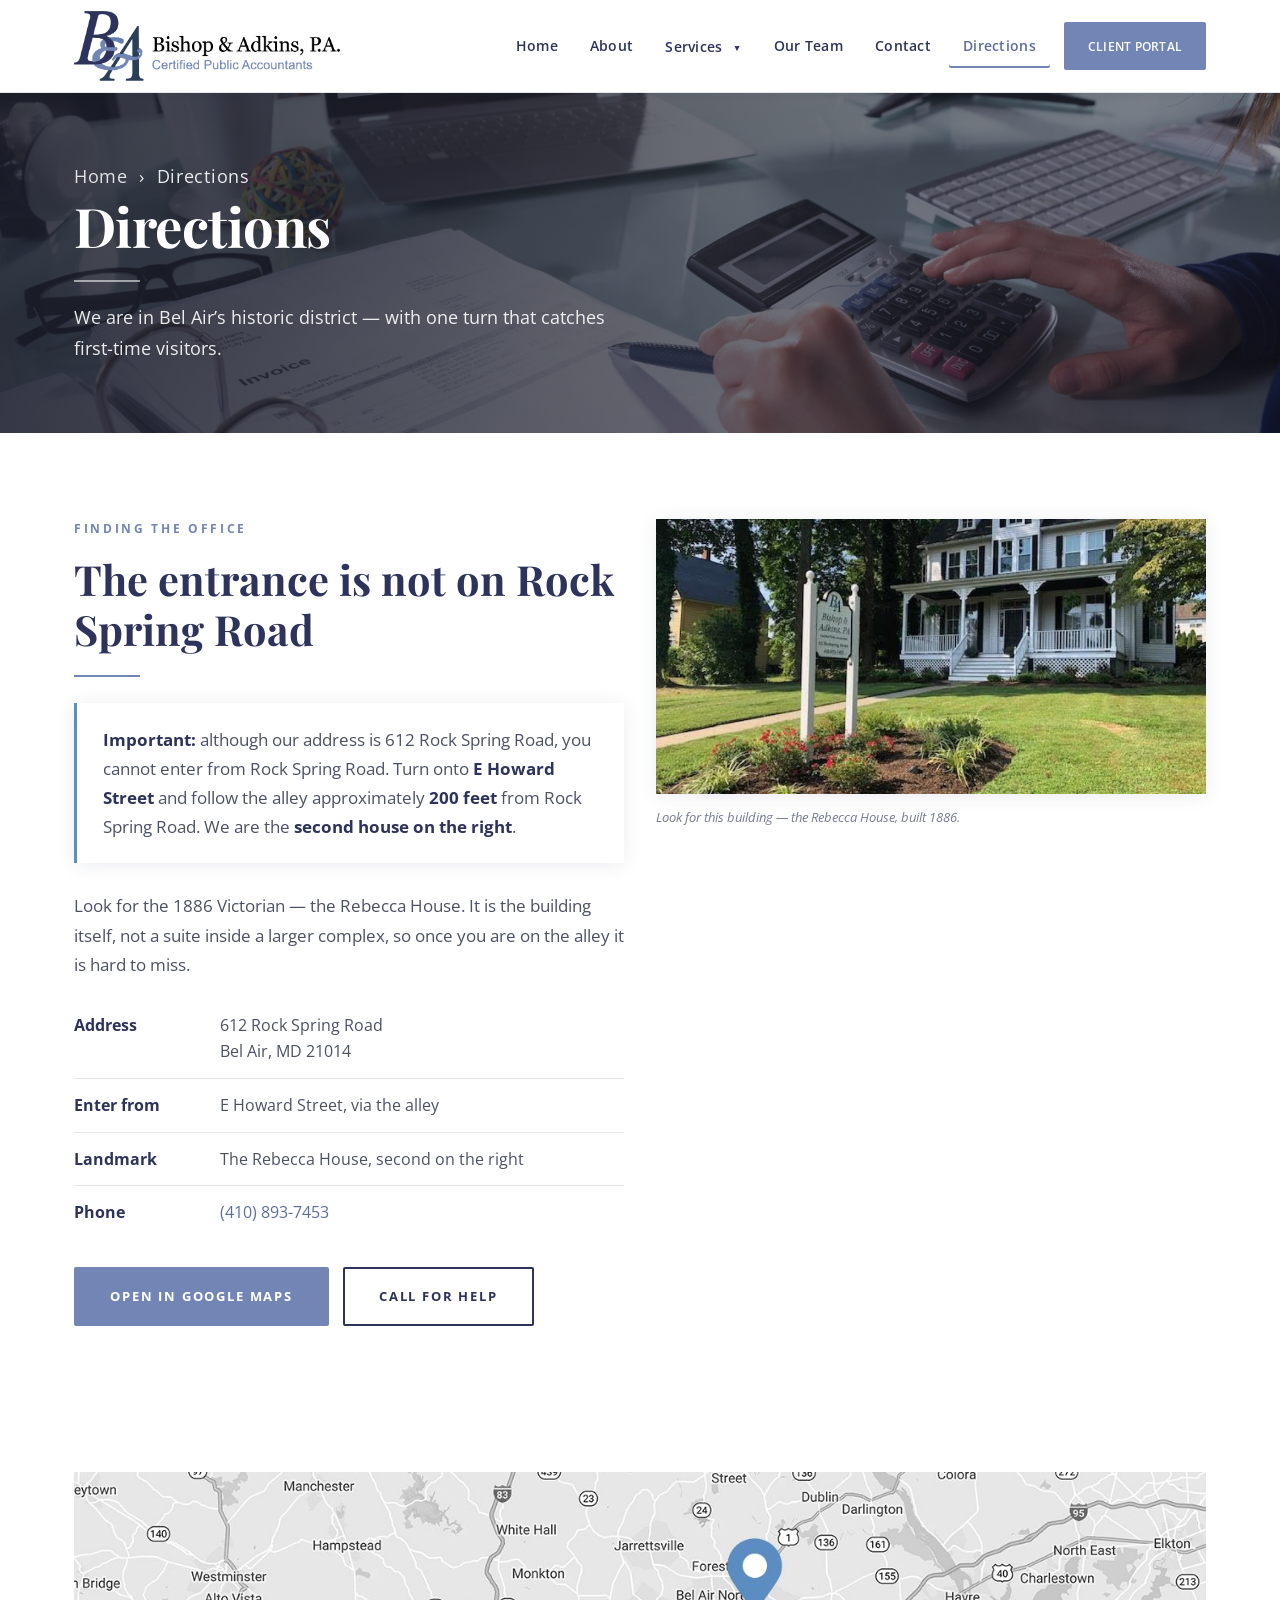
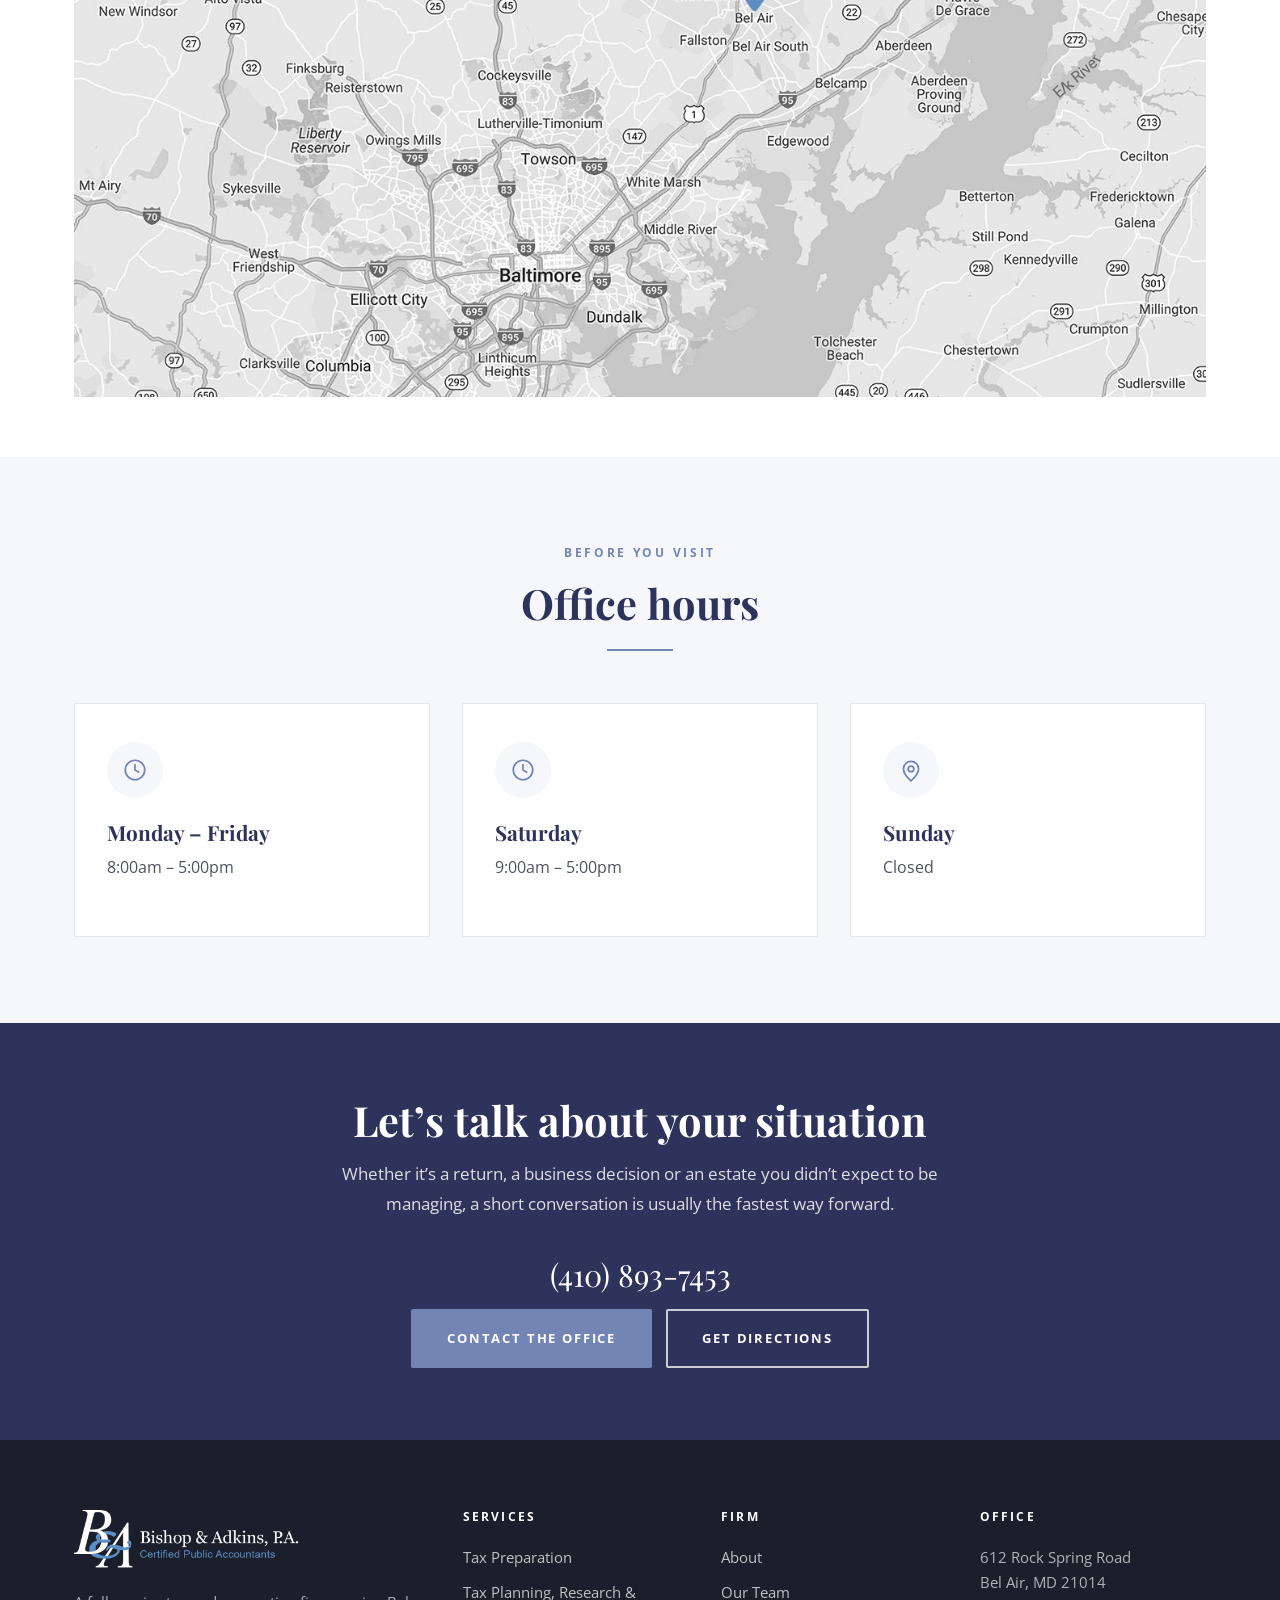
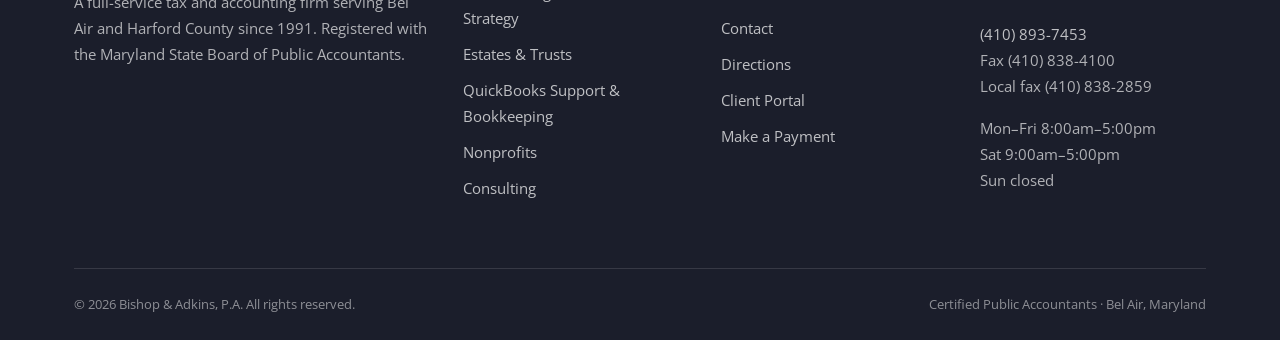
<file: directions.html>
<!DOCTYPE html>
<html lang="en">
<head>
<meta charset="utf-8">
<meta name="viewport" content="width=device-width, initial-scale=1">
<title>Directions | Bishop &amp; Adkins, P.A. | Bel Air, MD</title>
<meta name="description" content="Directions to Bishop &amp; Adkins, P.A. at 612 Rock Spring Road, Bel Air, MD 21014. The entrance is off E Howard Street — follow the alley about 200 feet to.">
<link rel="canonical" href="https://www.bishopandadkins.com/directions.html">
<meta property="og:type" content="website">
<meta property="og:site_name" content="Bishop &amp; Adkins, P.A.">
<meta property="og:title" content="Directions | Bishop &amp; Adkins, P.A. | Bel Air, MD">
<meta property="og:description" content="Directions to Bishop &amp; Adkins, P.A. at 612 Rock Spring Road, Bel Air, MD 21014. The entrance is off E Howard Street — follow the alley about 200 feet to.">
<meta property="og:url" content="https://www.bishopandadkins.com/directions.html">
<meta property="og:image" content="https://www.bishopandadkins.com/assets/img/general/page-header.jpg">
<meta name="twitter:card" content="summary_large_image">
<link rel="icon" href="favicon.ico" sizes="any">
<link rel="icon" type="image/png" href="assets/img/logo/ba-favicon.png">
<link rel="apple-touch-icon" href="assets/img/logo/ba-favicon.png">
<link rel="preconnect" href="https://fonts.googleapis.com">
<link rel="preconnect" href="https://fonts.gstatic.com" crossorigin>
<link href="https://fonts.googleapis.com/css2?family=Playfair+Display:wght@600;700&family=Open+Sans:wght@400;600;700&display=swap" rel="stylesheet">
<link rel="stylesheet" href="assets/css/style.css">
<script type="application/ld+json">
{
  "@context": "https://schema.org",
  "@type": "AccountingService",
  "name": "Bishop & Adkins, P.A.",
  "description": "Full-service certified public accounting firm providing tax preparation, tax planning, estates and trusts, bookkeeping, payroll and consulting in Bel Air, Maryland.",
  "url": "https://www.bishopandadkins.com",
  "telephone": "+1-410-893-7453",
  "faxNumber": "+1-410-838-4100",
  "foundingDate": "1991",
  "image": "https://www.bishopandadkins.com/assets/img/general/rebecca-house.jpg",
  "address": {
    "@type": "PostalAddress",
    "streetAddress": "612 Rock Spring Road",
    "addressLocality": "Bel Air",
    "addressRegion": "MD",
    "postalCode": "21014",
    "addressCountry": "US"
  },
  "areaServed": ["Bel Air", "Harford County", "Maryland"],
  "openingHoursSpecification": [
    {"@type":"OpeningHoursSpecification","dayOfWeek":["Monday","Tuesday","Wednesday","Thursday","Friday"],"opens":"08:00","closes":"17:00"},
    {"@type":"OpeningHoursSpecification","dayOfWeek":["Saturday"],"opens":"09:00","closes":"17:00"}
  ]
}
</script>
</head>
<body>
<a class="skip-link" href="#main">Skip to content</a>
<header class="site-header">
  <div class="container header-inner">
    <a class="brand" href="index.html" aria-label="Bishop &amp; Adkins, P.A. — home">
      <img src="assets/img/logo/ba-logo.png" alt="Bishop &amp; Adkins, P.A., Certified Public Accountants" width="808" height="211">
    </a>
    <button class="nav-toggle" aria-expanded="false" aria-controls="site-nav" aria-label="Menu">
      <span></span><span></span><span></span>
    </button>
    <nav class="nav" id="site-nav" aria-label="Main">
        <a href="index.html">Home</a>
        <a href="about.html">About</a>
        <span class="has-sub">
          <a href="services.html" aria-expanded="false">Services <span class="caret">&#9660;</span></a>
          <span class="sub"><a href="tax-preparation.html">Tax Preparation</a><a href="tax-planning.html">Tax Planning, Research &amp; Strategy</a><a href="estates-and-trusts.html">Estates &amp; Trusts</a><a href="quickbooks-and-bookkeeping.html">QuickBooks Support &amp; Bookkeeping</a><a href="nonprofits.html">Nonprofits</a><a href="consulting.html">Consulting</a></span>
        </span>
        <a href="staff.html">Our Team</a>
        <a href="contact.html">Contact</a>
        <a href="directions.html" aria-current="page">Directions</a>
        <a class="btn btn--sm" href="client-portal.html">Client Portal</a>
      </nav>
  </div>
</header>
<div class="nav-backdrop" aria-hidden="true"></div>
<main id="main">
<section class="hero page-hero" style="background-image:url('assets/img/general/page-header.jpg')">
  <div class="container">
    <div class="hero-copy">
      <p class="breadcrumb"><a href="index.html">Home</a> &nbsp;&rsaquo;&nbsp; Directions</p>
      <h1>Directions</h1>
      <hr class="rule rule--light">
      <p>We are in Bel Air&rsquo;s historic district &mdash; with one turn that catches first-time visitors.</p>
    </div>
  </div>
</section>
<section class="section">
  <div class="container">
    <div class="row row--split">
      <div class="col-2">
        <p class="eyebrow">Finding the office</p>
        <h2>The entrance is not on Rock Spring Road</h2>
        <hr class="rule">
        <div class="notice" style="margin-bottom:28px">
          <p><strong>Important:</strong> although our address is 612 Rock Spring Road, you cannot enter from Rock Spring Road. Turn onto <strong>E Howard Street</strong> and follow the alley approximately <strong>200 feet</strong> from Rock Spring Road. We are the <strong>second house on the right</strong>.</p>
        </div>
        <p>Look for the 1886 Victorian &mdash; the Rebecca House. It is the building itself, not a suite inside a larger complex, so once you are on the alley it is hard to miss.</p>
        <ul class="facts">
          <li><span class="lbl">Address</span><span>612 Rock Spring Road<br>Bel Air, MD 21014</span></li>
          <li><span class="lbl">Enter from</span><span>E Howard Street, via the alley</span></li>
          <li><span class="lbl">Landmark</span><span>The Rebecca House, second on the right</span></li>
          <li><span class="lbl">Phone</span><span><a href="tel:+14108937453">(410) 893-7453</a></span></li>
        </ul>
        <div class="btn-group" style="margin-top:28px">
          <a class="btn" href="https://www.google.com/maps/dir/?api=1&amp;destination=612+Rock+Spring+Road+Bel+Air+MD+21014" target="_blank" rel="noopener">Open in Google Maps</a>
          <a class="btn btn--outline" href="tel:+14108937453">Call for Help</a>
        </div>
      </div>
      <div class="col-2 media">
        <img src="assets/img/general/rebecca-house.jpg" alt="The Rebecca House at 612 Rock Spring Road, Bel Air, Maryland" width="1000" height="500" loading="lazy">
        <p class="figure-caption">Look for this building &mdash; the Rebecca House, built 1886.</p>
      </div>
    </div>
  </div>
</section>

<section class="section--tight">
  <div class="container">
    <a href="https://www.google.com/maps/search/?api=1&amp;query=612+Rock+Spring+Road+Bel+Air+MD+21014" target="_blank" rel="noopener" aria-label="Open our location in Google Maps">
      <img src="assets/img/general/map.jpg" alt="Regional map showing Bel Air, Maryland and the location of Bishop &amp; Adkins relative to Baltimore" width="1400" height="650" loading="lazy">
    </a>
  </div>
</section>

<section class="section section--alt">
  <div class="container">
    <div class="section-head text-center">
      <p class="eyebrow">Before you visit</p>
      <h2>Office hours</h2>
      <hr class="rule rule--center">
    </div>
    <div class="row">
      <div class="col-3"><div class="icon-box"><span class="ico"><svg class="" viewBox="0 0 24 24" fill="none" stroke="currentColor" stroke-width="1.6" stroke-linecap="round" stroke-linejoin="round" aria-hidden="true" focusable="false"><circle cx="12" cy="12" r="9"/><path d="M12 7v5l3.5 2"/></svg></span><h3>Monday &ndash; Friday</h3><p>8:00am &ndash; 5:00pm</p></div></div>
      <div class="col-3"><div class="icon-box"><span class="ico"><svg class="" viewBox="0 0 24 24" fill="none" stroke="currentColor" stroke-width="1.6" stroke-linecap="round" stroke-linejoin="round" aria-hidden="true" focusable="false"><circle cx="12" cy="12" r="9"/><path d="M12 7v5l3.5 2"/></svg></span><h3>Saturday</h3><p>9:00am &ndash; 5:00pm</p></div></div>
      <div class="col-3"><div class="icon-box"><span class="ico"><svg class="" viewBox="0 0 24 24" fill="none" stroke="currentColor" stroke-width="1.6" stroke-linecap="round" stroke-linejoin="round" aria-hidden="true" focusable="false"><path d="M12 22s7-6.3 7-11a7 7 0 1 0-14 0c0 4.7 7 11 7 11z"/><circle cx="12" cy="11" r="2.6"/></svg></span><h3>Sunday</h3><p>Closed</p></div></div>
    </div>
  </div>
</section>

<section class="cta">
  <div class="container">
    <h2>Let&rsquo;s talk about your situation</h2>
    <p>Whether it&rsquo;s a return, a business decision or an estate you didn&rsquo;t expect to be managing, a short conversation is usually the fastest way forward.</p>
    <a class="cta-phone" href="tel:+14108937453">(410) 893-7453</a>
    <div class="btn-group">
      <a class="btn" href="contact.html">Contact the Office</a>
      <a class="btn btn--light" href="directions.html">Get Directions</a>
    </div>
  </div>
</section>
</main>
<footer class="site-footer">
  <div class="container">
    <div class="row">
      <div class="footer-brand">
        <img class="footer-logo" src="assets/img/logo/ba-logo-inverted.png" alt="Bishop &amp; Adkins, P.A." width="770" height="196">
        <p>A full-service tax and accounting firm serving Bel Air and Harford County since 1991. Registered with the Maryland State Board of Public Accountants.</p>
      </div>
      <div class="footer-col">
        <h2>Services</h2>
        <ul class="footer-links"><li><a href="tax-preparation.html">Tax Preparation</a></li><li><a href="tax-planning.html">Tax Planning, Research &amp; Strategy</a></li><li><a href="estates-and-trusts.html">Estates &amp; Trusts</a></li><li><a href="quickbooks-and-bookkeeping.html">QuickBooks Support &amp; Bookkeeping</a></li><li><a href="nonprofits.html">Nonprofits</a></li><li><a href="consulting.html">Consulting</a></li></ul>
      </div>
      <div class="footer-col">
        <h2>Firm</h2>
        <ul class="footer-links">
          <li><a href="about.html">About</a></li>
          <li><a href="staff.html">Our Team</a></li>
          <li><a href="contact.html">Contact</a></li>
          <li><a href="directions.html">Directions</a></li>
          <li><a href="client-portal.html">Client Portal</a></li>
          <li><a href="make-a-payment.html">Make a Payment</a></li>
        </ul>
      </div>
      <div class="footer-col">
        <h2>Office</h2>
        <address>
          612 Rock Spring Road<br>Bel Air, MD 21014<br><br>
          <a href="tel:+14108937453">(410) 893-7453</a><br>
          Fax (410) 838-4100<br>
          Local fax (410) 838-2859
        </address>
        <p style="margin-top:16px">Mon&ndash;Fri 8:00am&ndash;5:00pm<br>Sat 9:00am&ndash;5:00pm<br>Sun closed</p>
      </div>
    </div>
    <div class="footer-bottom">
      <span>&copy; 2026 Bishop &amp; Adkins, P.A. All rights reserved.</span>
      <span>Certified Public Accountants &middot; Bel Air, Maryland</span>
    </div>
  </div>
</footer>
<script src="assets/js/site.js"></script>
</body>
</html>
</file>
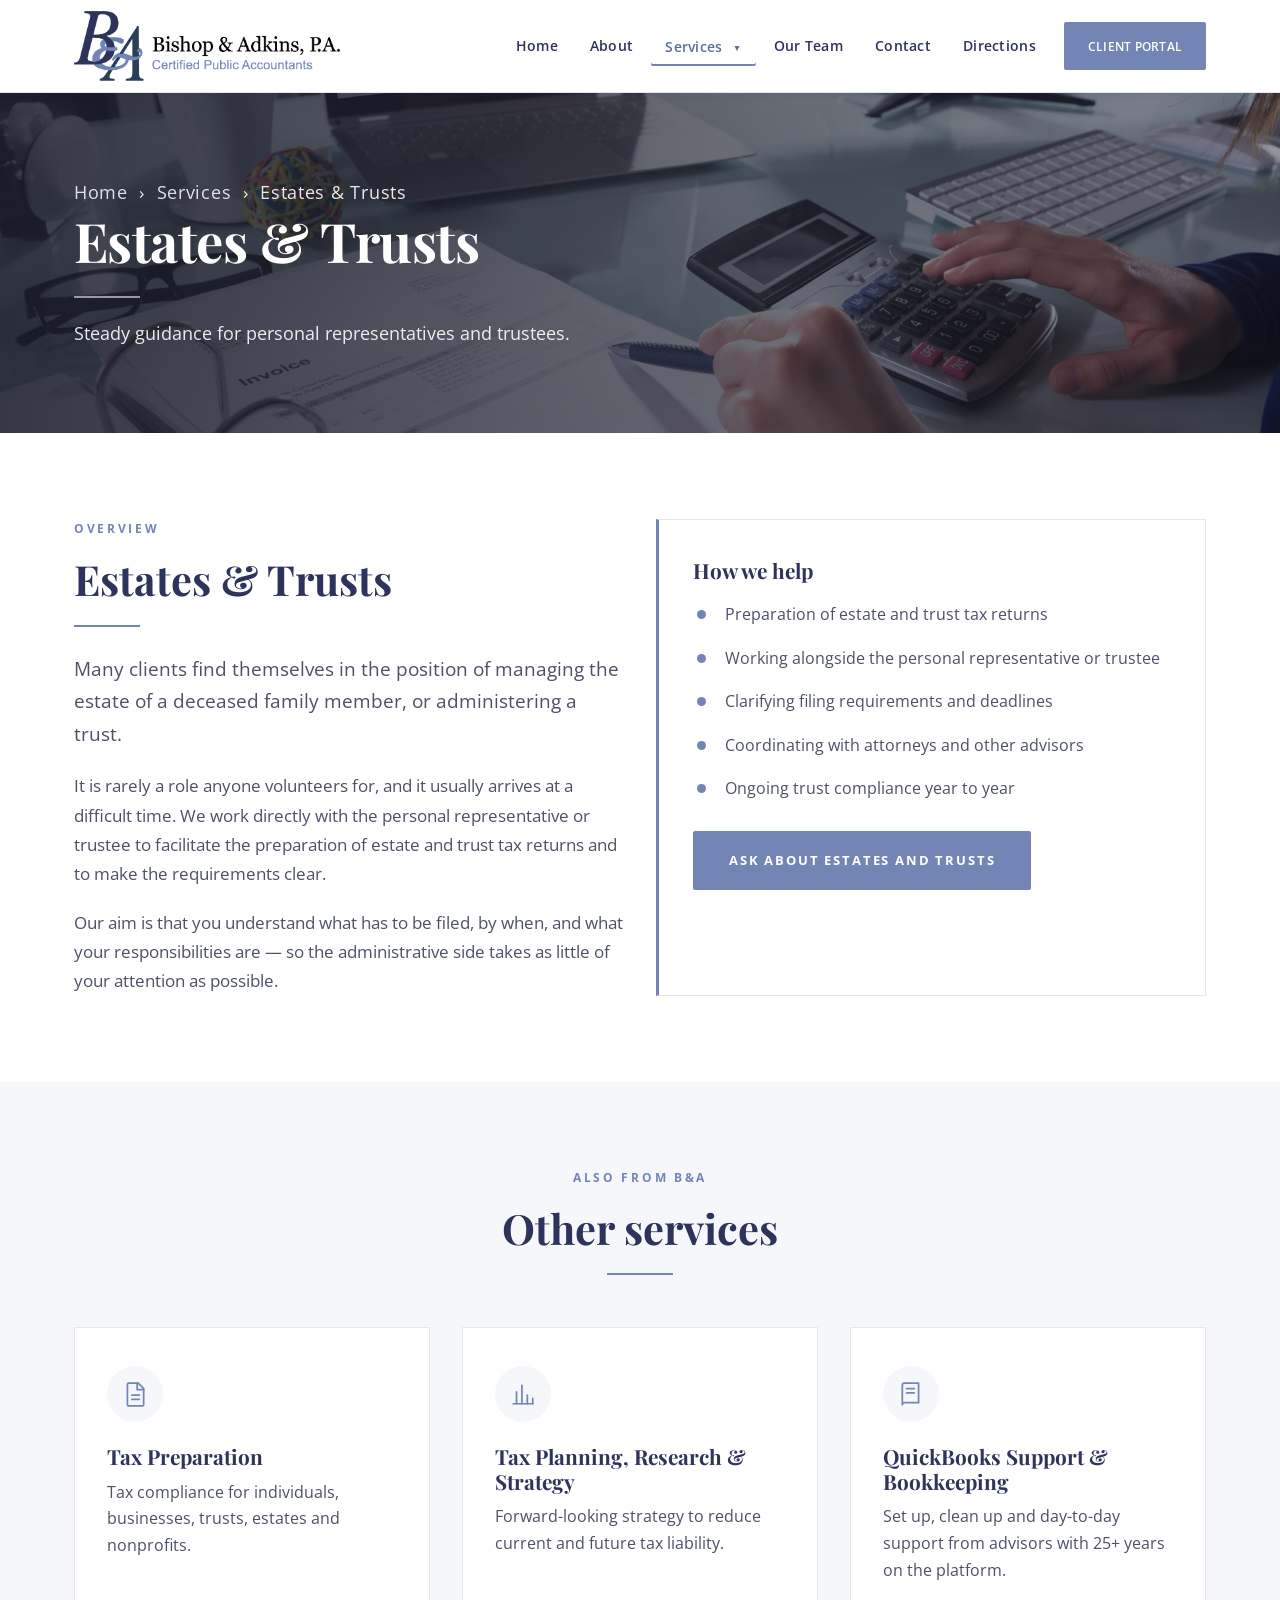
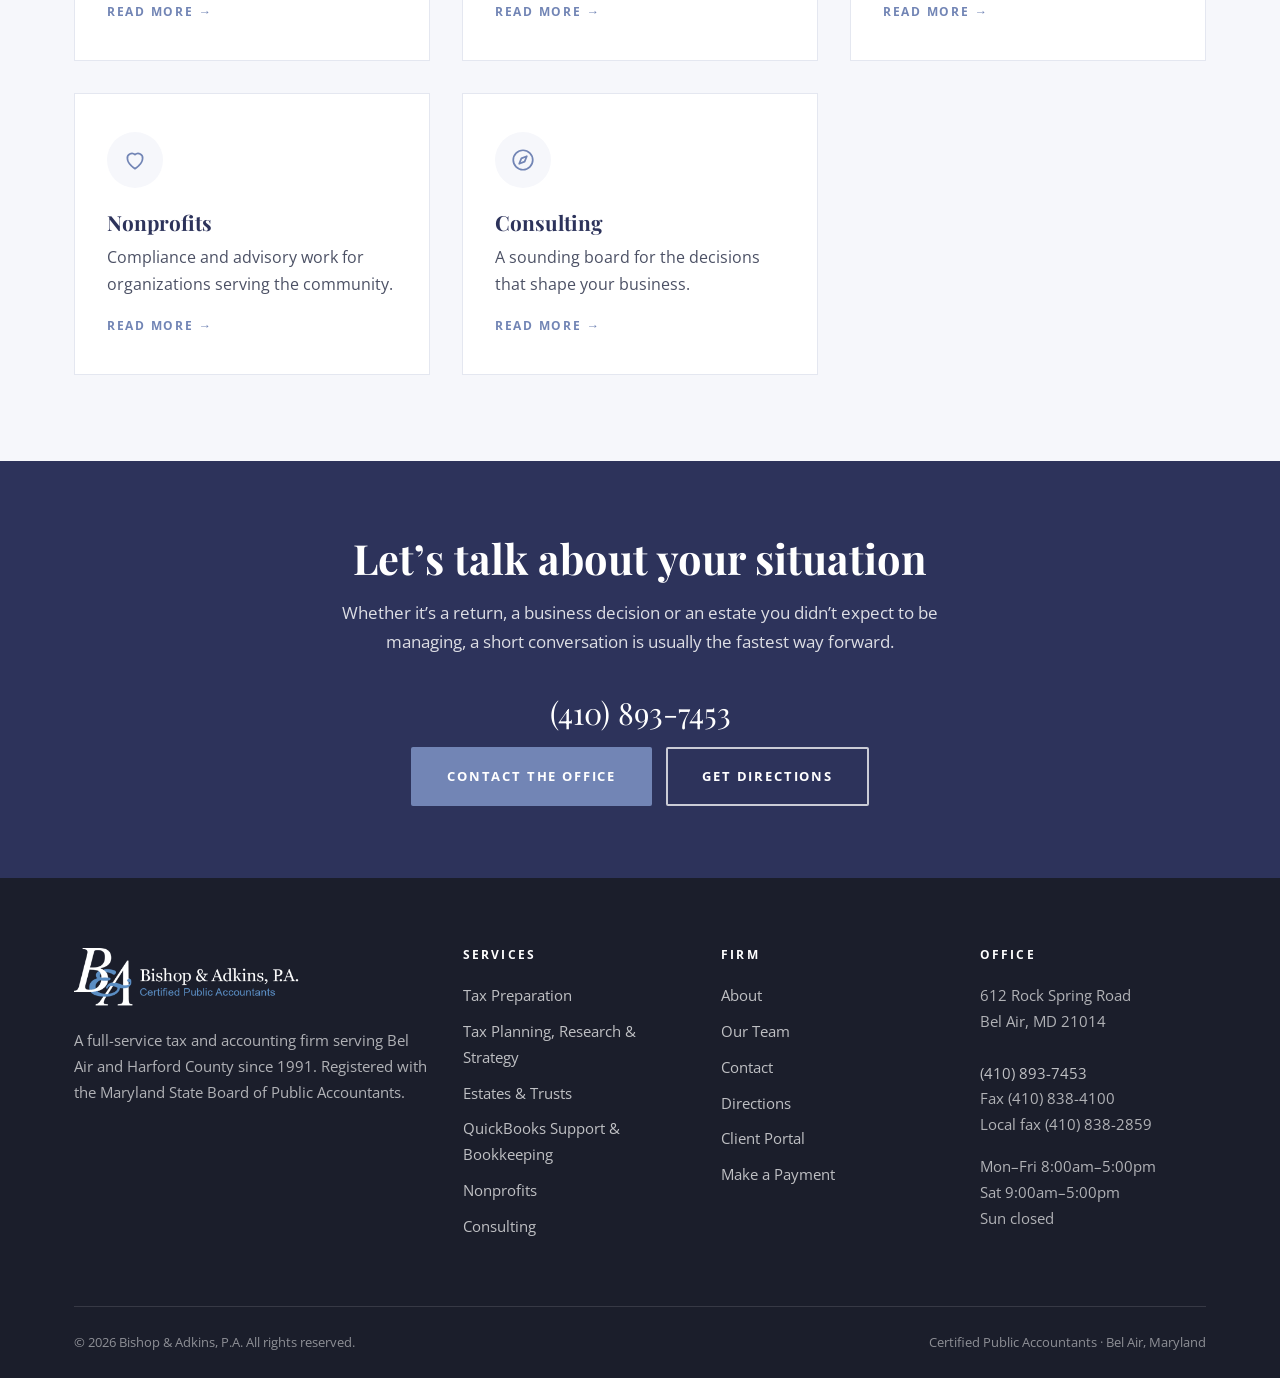
<file: estates-and-trusts.html>
<!DOCTYPE html>
<html lang="en">
<head>
<meta charset="utf-8">
<meta name="viewport" content="width=device-width, initial-scale=1">
<title>Estates &amp; Trusts | Bishop &amp; Adkins, P.A. | Bel Air, MD</title>
<meta name="description" content="Many clients find themselves in the position of managing the estate of a deceased family member, or administering a trust. Bishop &amp; Adkins, P.A., CPAs in.">
<link rel="canonical" href="https://www.bishopandadkins.com/estates-and-trusts.html">
<meta property="og:type" content="website">
<meta property="og:site_name" content="Bishop &amp; Adkins, P.A.">
<meta property="og:title" content="Estates &amp; Trusts | Bishop &amp; Adkins, P.A. | Bel Air, MD">
<meta property="og:description" content="Many clients find themselves in the position of managing the estate of a deceased family member, or administering a trust. Bishop &amp; Adkins, P.A., CPAs in.">
<meta property="og:url" content="https://www.bishopandadkins.com/estates-and-trusts.html">
<meta property="og:image" content="https://www.bishopandadkins.com/assets/img/general/page-header.jpg">
<meta name="twitter:card" content="summary_large_image">
<link rel="icon" href="favicon.ico" sizes="any">
<link rel="icon" type="image/png" href="assets/img/logo/ba-favicon.png">
<link rel="apple-touch-icon" href="assets/img/logo/ba-favicon.png">
<link rel="preconnect" href="https://fonts.googleapis.com">
<link rel="preconnect" href="https://fonts.gstatic.com" crossorigin>
<link href="https://fonts.googleapis.com/css2?family=Playfair+Display:wght@600;700&family=Open+Sans:wght@400;600;700&display=swap" rel="stylesheet">
<link rel="stylesheet" href="assets/css/style.css">

</head>
<body>
<a class="skip-link" href="#main">Skip to content</a>
<header class="site-header">
  <div class="container header-inner">
    <a class="brand" href="index.html" aria-label="Bishop &amp; Adkins, P.A. — home">
      <img src="assets/img/logo/ba-logo.png" alt="Bishop &amp; Adkins, P.A., Certified Public Accountants" width="808" height="211">
    </a>
    <button class="nav-toggle" aria-expanded="false" aria-controls="site-nav" aria-label="Menu">
      <span></span><span></span><span></span>
    </button>
    <nav class="nav" id="site-nav" aria-label="Main">
        <a href="index.html">Home</a>
        <a href="about.html">About</a>
        <span class="has-sub">
          <a href="services.html" aria-current="page" aria-expanded="false">Services <span class="caret">&#9660;</span></a>
          <span class="sub"><a href="tax-preparation.html">Tax Preparation</a><a href="tax-planning.html">Tax Planning, Research &amp; Strategy</a><a href="estates-and-trusts.html">Estates &amp; Trusts</a><a href="quickbooks-and-bookkeeping.html">QuickBooks Support &amp; Bookkeeping</a><a href="nonprofits.html">Nonprofits</a><a href="consulting.html">Consulting</a></span>
        </span>
        <a href="staff.html">Our Team</a>
        <a href="contact.html">Contact</a>
        <a href="directions.html">Directions</a>
        <a class="btn btn--sm" href="client-portal.html">Client Portal</a>
      </nav>
  </div>
</header>
<div class="nav-backdrop" aria-hidden="true"></div>
<main id="main">
<section class="hero page-hero" style="background-image:url('assets/img/general/page-header.jpg')">
  <div class="container">
    <div class="hero-copy">
      <p class="breadcrumb"><a href="index.html">Home</a> &nbsp;&rsaquo;&nbsp; <a href="services.html">Services</a> &nbsp;&rsaquo;&nbsp; Estates &amp; Trusts</p>
      <h1>Estates &amp; Trusts</h1>
      <hr class="rule rule--light">
      <p>Steady guidance for personal representatives and trustees.</p>
    </div>
  </div>
</section>
<section class="section">
  <div class="container">
    <div class="row row--split">
      <div class="col-2">
        <p class="eyebrow">Overview</p>
        <h2>Estates &amp; Trusts</h2>
        <hr class="rule">
        <p class="lead">Many clients find themselves in the position of managing the estate of a deceased family member, or administering a trust.</p>
        <p>It is rarely a role anyone volunteers for, and it usually arrives at a difficult time. We work directly with the personal representative or trustee to facilitate the preparation of estate and trust tax returns and to make the requirements clear.</p><p>Our aim is that you understand what has to be filed, by when, and what your responsibilities are &mdash; so the administrative side takes as little of your attention as possible.</p>
      </div>
      <div class="col-2">
        <div class="panel panel--accent">
          <h3>How we help</h3>
          <ul class="check"><li>Preparation of estate and trust tax returns</li><li>Working alongside the personal representative or trustee</li><li>Clarifying filing requirements and deadlines</li><li>Coordinating with attorneys and other advisors</li><li>Ongoing trust compliance year to year</li></ul>
          <a class="btn" href="contact.html">Ask About Estates and Trusts</a>
        </div>
      </div>
    </div>
  </div>
</section>

<section class="section section--alt">
  <div class="container">
    <div class="section-head text-center">
      <p class="eyebrow">Also from B&amp;A</p>
      <h2>Other services</h2>
      <hr class="rule rule--center">
    </div>
    <div class="row"><div class="col-3"><div class="icon-box"><span class="ico"><svg class="" viewBox="0 0 24 24" fill="none" stroke="currentColor" stroke-width="1.6" stroke-linecap="round" stroke-linejoin="round" aria-hidden="true" focusable="false"><path d="M6 2h9l5 5v15a1 1 0 0 1-1 1H6a1 1 0 0 1-1-1V3a1 1 0 0 1 1-1z"/><path d="M14 2v6h6"/><path d="M9 13h7M9 17h7"/></svg></span><h3>Tax Preparation</h3><p>Tax compliance for individuals, businesses, trusts, estates and nonprofits.</p><a class="more" href="tax-preparation.html">Read more &rarr;</a></div></div><div class="col-3"><div class="icon-box"><span class="ico"><svg class="" viewBox="0 0 24 24" fill="none" stroke="currentColor" stroke-width="1.6" stroke-linecap="round" stroke-linejoin="round" aria-hidden="true" focusable="false"><path d="M3 21h18"/><path d="M6 21V10M11 21V4M16 21v-8M21 21v-5"/></svg></span><h3>Tax Planning, Research &amp; Strategy</h3><p>Forward-looking strategy to reduce current and future tax liability.</p><a class="more" href="tax-planning.html">Read more &rarr;</a></div></div><div class="col-3"><div class="icon-box"><span class="ico"><svg class="" viewBox="0 0 24 24" fill="none" stroke="currentColor" stroke-width="1.6" stroke-linecap="round" stroke-linejoin="round" aria-hidden="true" focusable="false"><path d="M4 4a2 2 0 0 1 2-2h13v18H6a2 2 0 0 0-2 2V4z"/><path d="M8 7h7M8 11h7"/></svg></span><h3>QuickBooks Support &amp; Bookkeeping</h3><p>Set up, clean up and day-to-day support from advisors with 25+ years on the platform.</p><a class="more" href="quickbooks-and-bookkeeping.html">Read more &rarr;</a></div></div><div class="col-3"><div class="icon-box"><span class="ico"><svg class="" viewBox="0 0 24 24" fill="none" stroke="currentColor" stroke-width="1.6" stroke-linecap="round" stroke-linejoin="round" aria-hidden="true" focusable="false"><path d="M12 20s-7-4.4-7-9.3A4.2 4.2 0 0 1 12 7a4.2 4.2 0 0 1 7 3.7C19 15.6 12 20 12 20z"/></svg></span><h3>Nonprofits</h3><p>Compliance and advisory work for organizations serving the community.</p><a class="more" href="nonprofits.html">Read more &rarr;</a></div></div><div class="col-3"><div class="icon-box"><span class="ico"><svg class="" viewBox="0 0 24 24" fill="none" stroke="currentColor" stroke-width="1.6" stroke-linecap="round" stroke-linejoin="round" aria-hidden="true" focusable="false"><circle cx="12" cy="12" r="9"/><path d="M15.5 8.5l-2 5-5 2 2-5 5-2z"/></svg></span><h3>Consulting</h3><p>A sounding board for the decisions that shape your business.</p><a class="more" href="consulting.html">Read more &rarr;</a></div></div></div>
  </div>
</section>

<section class="cta">
  <div class="container">
    <h2>Let&rsquo;s talk about your situation</h2>
    <p>Whether it&rsquo;s a return, a business decision or an estate you didn&rsquo;t expect to be managing, a short conversation is usually the fastest way forward.</p>
    <a class="cta-phone" href="tel:+14108937453">(410) 893-7453</a>
    <div class="btn-group">
      <a class="btn" href="contact.html">Contact the Office</a>
      <a class="btn btn--light" href="directions.html">Get Directions</a>
    </div>
  </div>
</section>
</main>
<footer class="site-footer">
  <div class="container">
    <div class="row">
      <div class="footer-brand">
        <img class="footer-logo" src="assets/img/logo/ba-logo-inverted.png" alt="Bishop &amp; Adkins, P.A." width="770" height="196">
        <p>A full-service tax and accounting firm serving Bel Air and Harford County since 1991. Registered with the Maryland State Board of Public Accountants.</p>
      </div>
      <div class="footer-col">
        <h2>Services</h2>
        <ul class="footer-links"><li><a href="tax-preparation.html">Tax Preparation</a></li><li><a href="tax-planning.html">Tax Planning, Research &amp; Strategy</a></li><li><a href="estates-and-trusts.html">Estates &amp; Trusts</a></li><li><a href="quickbooks-and-bookkeeping.html">QuickBooks Support &amp; Bookkeeping</a></li><li><a href="nonprofits.html">Nonprofits</a></li><li><a href="consulting.html">Consulting</a></li></ul>
      </div>
      <div class="footer-col">
        <h2>Firm</h2>
        <ul class="footer-links">
          <li><a href="about.html">About</a></li>
          <li><a href="staff.html">Our Team</a></li>
          <li><a href="contact.html">Contact</a></li>
          <li><a href="directions.html">Directions</a></li>
          <li><a href="client-portal.html">Client Portal</a></li>
          <li><a href="make-a-payment.html">Make a Payment</a></li>
        </ul>
      </div>
      <div class="footer-col">
        <h2>Office</h2>
        <address>
          612 Rock Spring Road<br>Bel Air, MD 21014<br><br>
          <a href="tel:+14108937453">(410) 893-7453</a><br>
          Fax (410) 838-4100<br>
          Local fax (410) 838-2859
        </address>
        <p style="margin-top:16px">Mon&ndash;Fri 8:00am&ndash;5:00pm<br>Sat 9:00am&ndash;5:00pm<br>Sun closed</p>
      </div>
    </div>
    <div class="footer-bottom">
      <span>&copy; 2026 Bishop &amp; Adkins, P.A. All rights reserved.</span>
      <span>Certified Public Accountants &middot; Bel Air, Maryland</span>
    </div>
  </div>
</footer>
<script src="assets/js/site.js"></script>
</body>
</html>
</file>
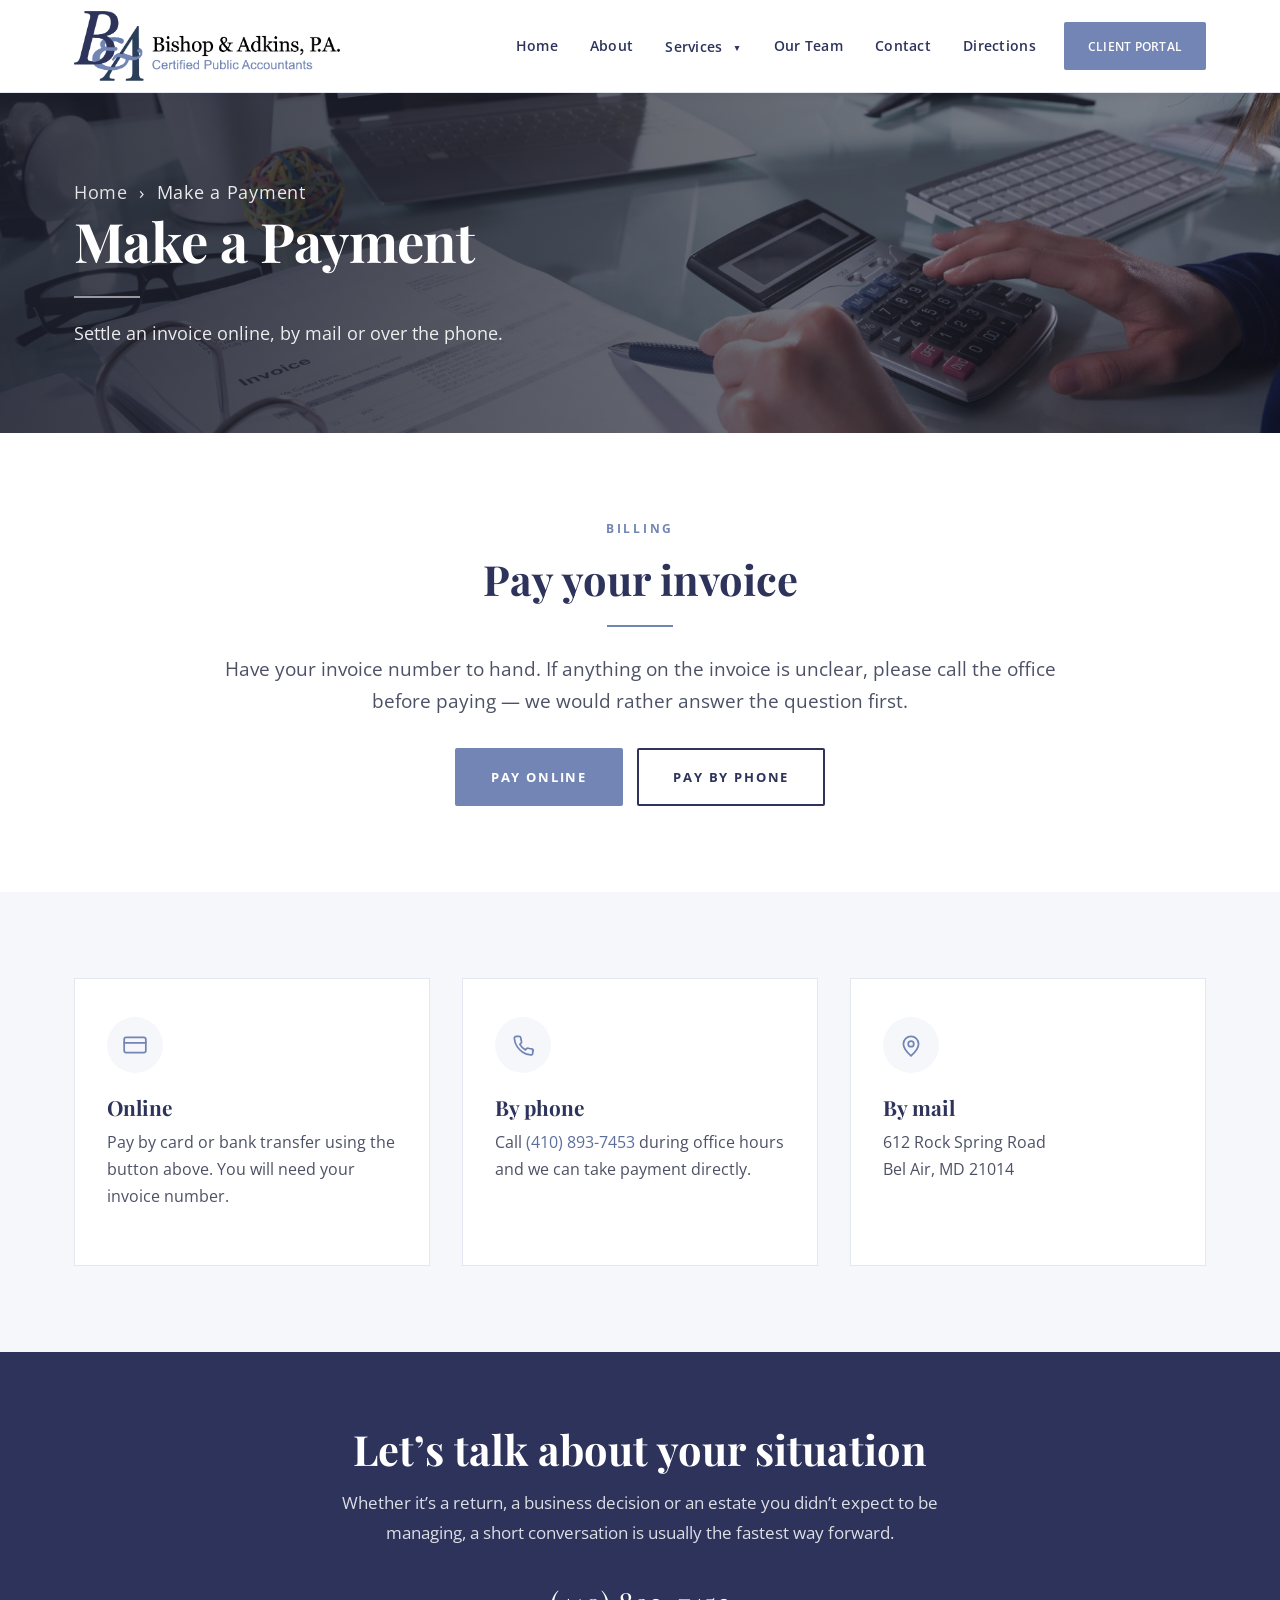
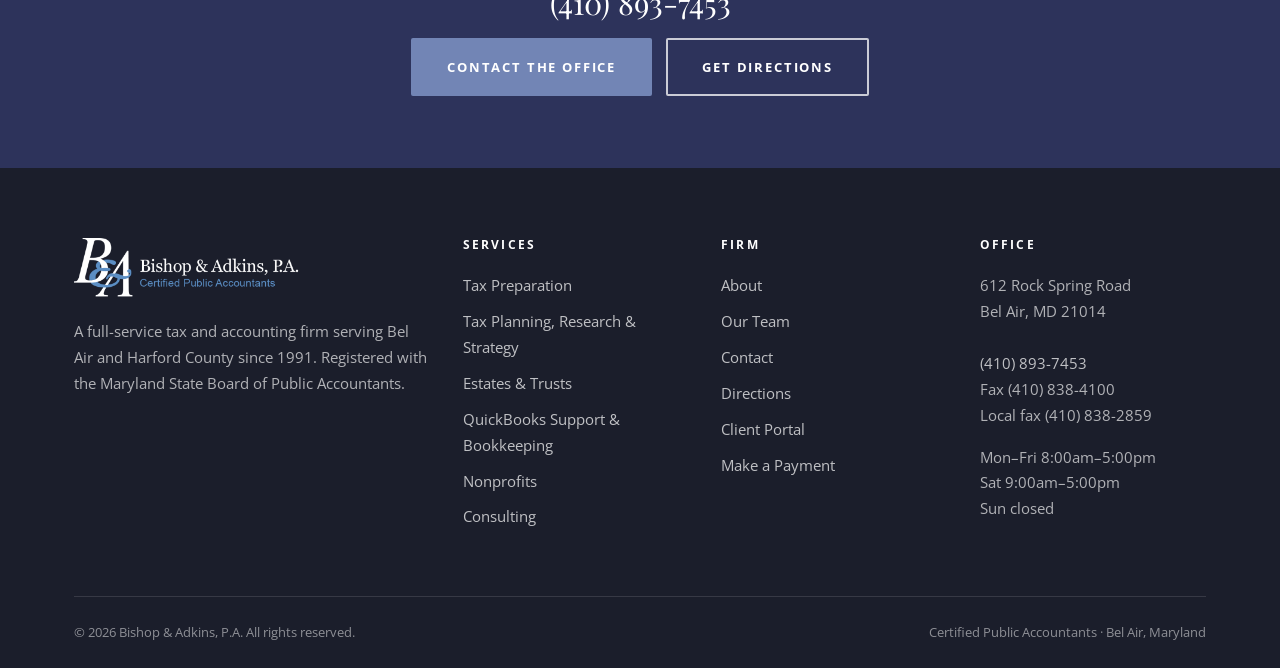
<file: make-a-payment.html>
<!DOCTYPE html>
<html lang="en">
<head>
<meta charset="utf-8">
<meta name="viewport" content="width=device-width, initial-scale=1">
<title>Make a Payment | Bishop &amp; Adkins, P.A. | Bel Air, MD</title>
<meta name="description" content="Pay your Bishop &amp; Adkins, P.A. invoice online, or by check or phone. Questions about an invoice? Call (410) 893-7453.">
<link rel="canonical" href="https://www.bishopandadkins.com/make-a-payment.html">
<meta property="og:type" content="website">
<meta property="og:site_name" content="Bishop &amp; Adkins, P.A.">
<meta property="og:title" content="Make a Payment | Bishop &amp; Adkins, P.A. | Bel Air, MD">
<meta property="og:description" content="Pay your Bishop &amp; Adkins, P.A. invoice online, or by check or phone. Questions about an invoice? Call (410) 893-7453.">
<meta property="og:url" content="https://www.bishopandadkins.com/make-a-payment.html">
<meta property="og:image" content="https://www.bishopandadkins.com/assets/img/general/page-header.jpg">
<meta name="twitter:card" content="summary_large_image">
<link rel="icon" href="favicon.ico" sizes="any">
<link rel="icon" type="image/png" href="assets/img/logo/ba-favicon.png">
<link rel="apple-touch-icon" href="assets/img/logo/ba-favicon.png">
<link rel="preconnect" href="https://fonts.googleapis.com">
<link rel="preconnect" href="https://fonts.gstatic.com" crossorigin>
<link href="https://fonts.googleapis.com/css2?family=Playfair+Display:wght@600;700&family=Open+Sans:wght@400;600;700&display=swap" rel="stylesheet">
<link rel="stylesheet" href="assets/css/style.css">

</head>
<body>
<a class="skip-link" href="#main">Skip to content</a>
<header class="site-header">
  <div class="container header-inner">
    <a class="brand" href="index.html" aria-label="Bishop &amp; Adkins, P.A. — home">
      <img src="assets/img/logo/ba-logo.png" alt="Bishop &amp; Adkins, P.A., Certified Public Accountants" width="808" height="211">
    </a>
    <button class="nav-toggle" aria-expanded="false" aria-controls="site-nav" aria-label="Menu">
      <span></span><span></span><span></span>
    </button>
    <nav class="nav" id="site-nav" aria-label="Main">
        <a href="index.html">Home</a>
        <a href="about.html">About</a>
        <span class="has-sub">
          <a href="services.html" aria-expanded="false">Services <span class="caret">&#9660;</span></a>
          <span class="sub"><a href="tax-preparation.html">Tax Preparation</a><a href="tax-planning.html">Tax Planning, Research &amp; Strategy</a><a href="estates-and-trusts.html">Estates &amp; Trusts</a><a href="quickbooks-and-bookkeeping.html">QuickBooks Support &amp; Bookkeeping</a><a href="nonprofits.html">Nonprofits</a><a href="consulting.html">Consulting</a></span>
        </span>
        <a href="staff.html">Our Team</a>
        <a href="contact.html">Contact</a>
        <a href="directions.html">Directions</a>
        <a class="btn btn--sm" href="client-portal.html">Client Portal</a>
      </nav>
  </div>
</header>
<div class="nav-backdrop" aria-hidden="true"></div>
<main id="main">
<section class="hero page-hero" style="background-image:url('assets/img/general/page-header.jpg')">
  <div class="container">
    <div class="hero-copy">
      <p class="breadcrumb"><a href="index.html">Home</a> &nbsp;&rsaquo;&nbsp; Make a Payment</p>
      <h1>Make a Payment</h1>
      <hr class="rule rule--light">
      <p>Settle an invoice online, by mail or over the phone.</p>
    </div>
  </div>
</section>
<section class="section">
  <div class="container container--narrow text-center">
    <p class="eyebrow">Billing</p>
    <h2>Pay your invoice</h2>
    <hr class="rule rule--center">
    <p class="lead">Have your invoice number to hand. If anything on the invoice is unclear, please call the office before paying &mdash; we would rather answer the question first.</p>
    <div class="btn-group" style="justify-content:center;margin-top:30px">
      <a class="btn" href="https://buy.stripe.com/bJecN7da21hf6yP9Eh8Ra01">Pay Online</a>
      <a class="btn btn--outline" href="tel:+14108937453">Pay by Phone</a>
    </div>
  </div>
</section>

<section class="section section--alt">
  <div class="container">
    <div class="row">
      <div class="col-3"><div class="icon-box"><span class="ico"><svg class="" viewBox="0 0 24 24" fill="none" stroke="currentColor" stroke-width="1.6" stroke-linecap="round" stroke-linejoin="round" aria-hidden="true" focusable="false"><rect x="2" y="5" width="20" height="14" rx="2"/><path d="M2 10h20"/></svg></span><h3>Online</h3><p>Pay by card or bank transfer using the button above. You will need your invoice number.</p></div></div>
      <div class="col-3"><div class="icon-box"><span class="ico"><svg class="" viewBox="0 0 24 24" fill="none" stroke="currentColor" stroke-width="1.6" stroke-linecap="round" stroke-linejoin="round" aria-hidden="true" focusable="false"><path d="M21 16.9v2.6a1.7 1.7 0 0 1-1.9 1.7 17 17 0 0 1-7.4-2.6 16.6 16.6 0 0 1-5.1-5.1A17 17 0 0 1 4 6a1.7 1.7 0 0 1 1.7-1.9h2.6a1.7 1.7 0 0 1 1.7 1.5c.1 1 .3 2 .6 2.9a1.7 1.7 0 0 1-.4 1.8l-1.1 1.1a13.6 13.6 0 0 0 5.1 5.1l1.1-1.1a1.7 1.7 0 0 1 1.8-.4c.9.3 1.9.5 2.9.6a1.7 1.7 0 0 1 1.5 1.7z"/></svg></span><h3>By phone</h3><p>Call <a href="tel:+14108937453">(410) 893-7453</a> during office hours and we can take payment directly.</p></div></div>
      <div class="col-3"><div class="icon-box"><span class="ico"><svg class="" viewBox="0 0 24 24" fill="none" stroke="currentColor" stroke-width="1.6" stroke-linecap="round" stroke-linejoin="round" aria-hidden="true" focusable="false"><path d="M12 22s7-6.3 7-11a7 7 0 1 0-14 0c0 4.7 7 11 7 11z"/><circle cx="12" cy="11" r="2.6"/></svg></span><h3>By mail</h3><p>612 Rock Spring Road<br>Bel Air, MD 21014</p></div></div>
    </div>
  </div>
</section>

<section class="cta">
  <div class="container">
    <h2>Let&rsquo;s talk about your situation</h2>
    <p>Whether it&rsquo;s a return, a business decision or an estate you didn&rsquo;t expect to be managing, a short conversation is usually the fastest way forward.</p>
    <a class="cta-phone" href="tel:+14108937453">(410) 893-7453</a>
    <div class="btn-group">
      <a class="btn" href="contact.html">Contact the Office</a>
      <a class="btn btn--light" href="directions.html">Get Directions</a>
    </div>
  </div>
</section>
</main>
<footer class="site-footer">
  <div class="container">
    <div class="row">
      <div class="footer-brand">
        <img class="footer-logo" src="assets/img/logo/ba-logo-inverted.png" alt="Bishop &amp; Adkins, P.A." width="770" height="196">
        <p>A full-service tax and accounting firm serving Bel Air and Harford County since 1991. Registered with the Maryland State Board of Public Accountants.</p>
      </div>
      <div class="footer-col">
        <h2>Services</h2>
        <ul class="footer-links"><li><a href="tax-preparation.html">Tax Preparation</a></li><li><a href="tax-planning.html">Tax Planning, Research &amp; Strategy</a></li><li><a href="estates-and-trusts.html">Estates &amp; Trusts</a></li><li><a href="quickbooks-and-bookkeeping.html">QuickBooks Support &amp; Bookkeeping</a></li><li><a href="nonprofits.html">Nonprofits</a></li><li><a href="consulting.html">Consulting</a></li></ul>
      </div>
      <div class="footer-col">
        <h2>Firm</h2>
        <ul class="footer-links">
          <li><a href="about.html">About</a></li>
          <li><a href="staff.html">Our Team</a></li>
          <li><a href="contact.html">Contact</a></li>
          <li><a href="directions.html">Directions</a></li>
          <li><a href="client-portal.html">Client Portal</a></li>
          <li><a href="make-a-payment.html">Make a Payment</a></li>
        </ul>
      </div>
      <div class="footer-col">
        <h2>Office</h2>
        <address>
          612 Rock Spring Road<br>Bel Air, MD 21014<br><br>
          <a href="tel:+14108937453">(410) 893-7453</a><br>
          Fax (410) 838-4100<br>
          Local fax (410) 838-2859
        </address>
        <p style="margin-top:16px">Mon&ndash;Fri 8:00am&ndash;5:00pm<br>Sat 9:00am&ndash;5:00pm<br>Sun closed</p>
      </div>
    </div>
    <div class="footer-bottom">
      <span>&copy; 2026 Bishop &amp; Adkins, P.A. All rights reserved.</span>
      <span>Certified Public Accountants &middot; Bel Air, Maryland</span>
    </div>
  </div>
</footer>
<script src="assets/js/site.js"></script>
</body>
</html>
</file>
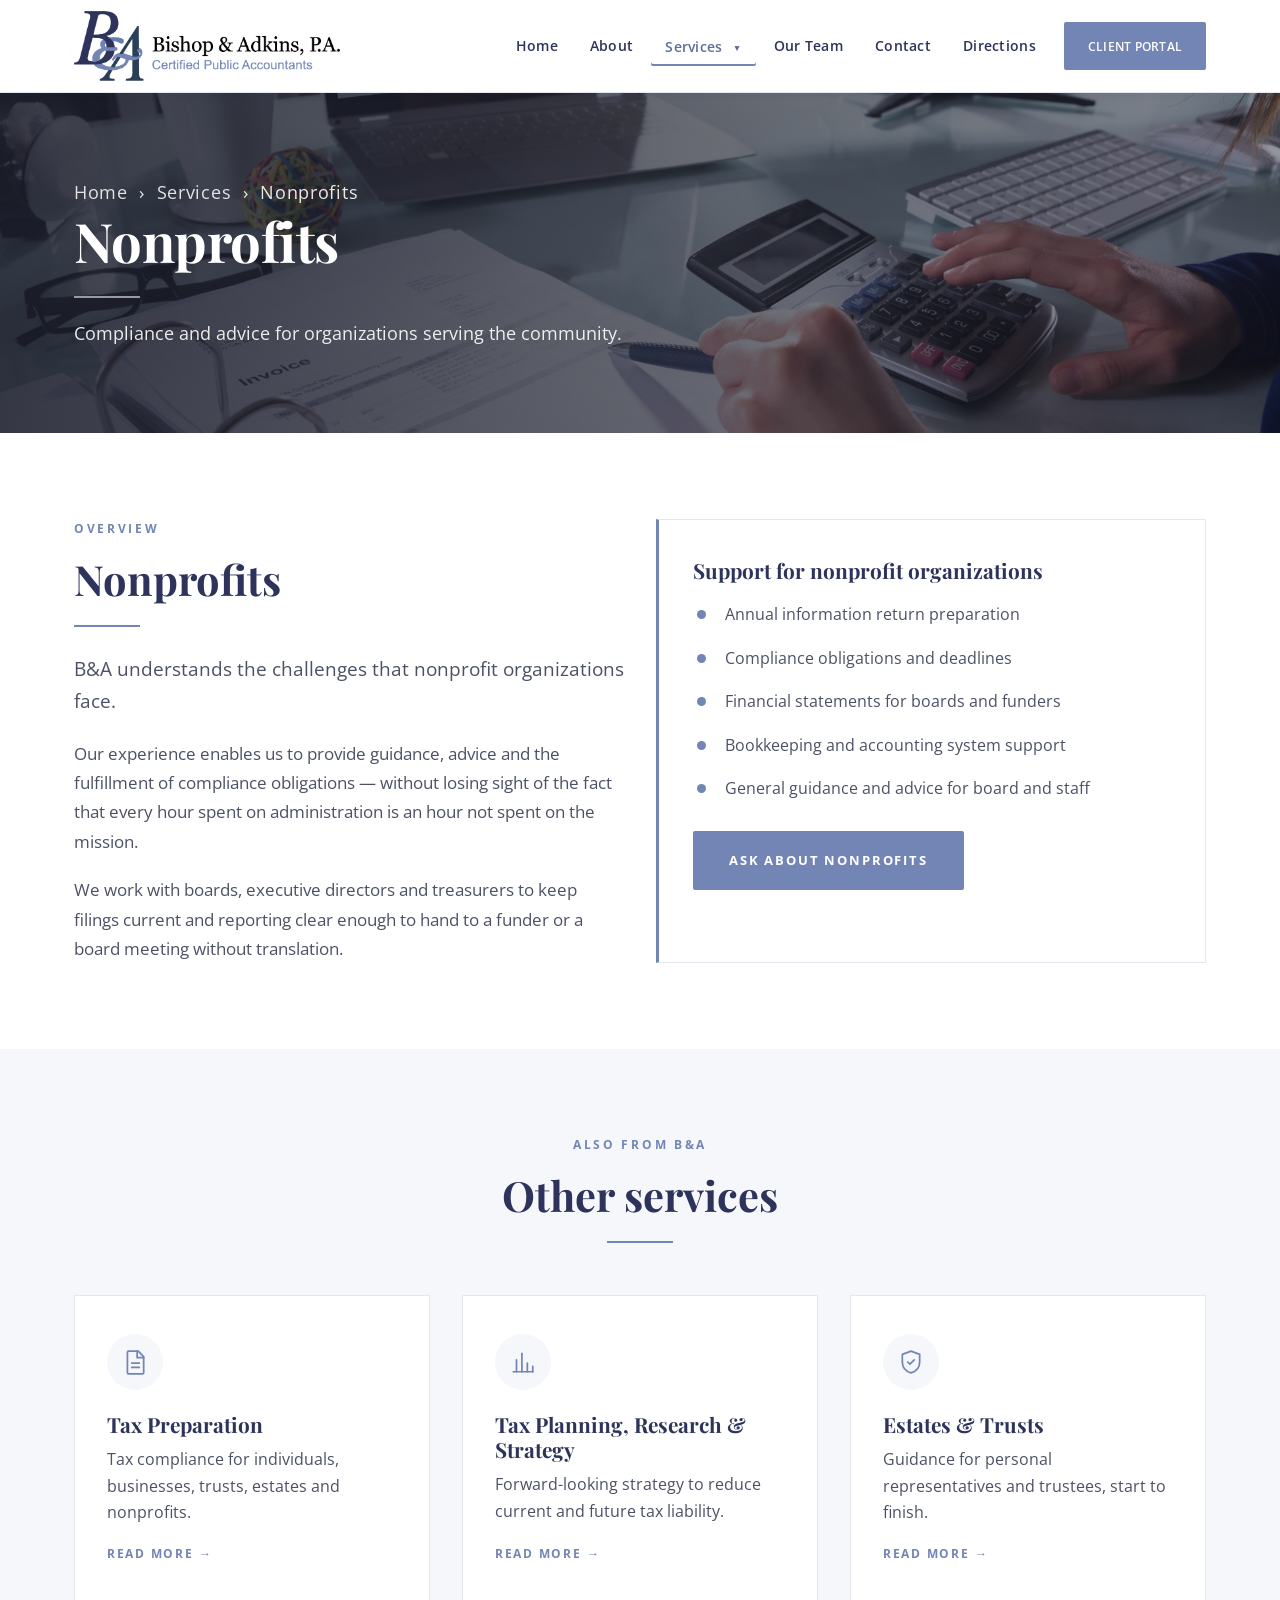
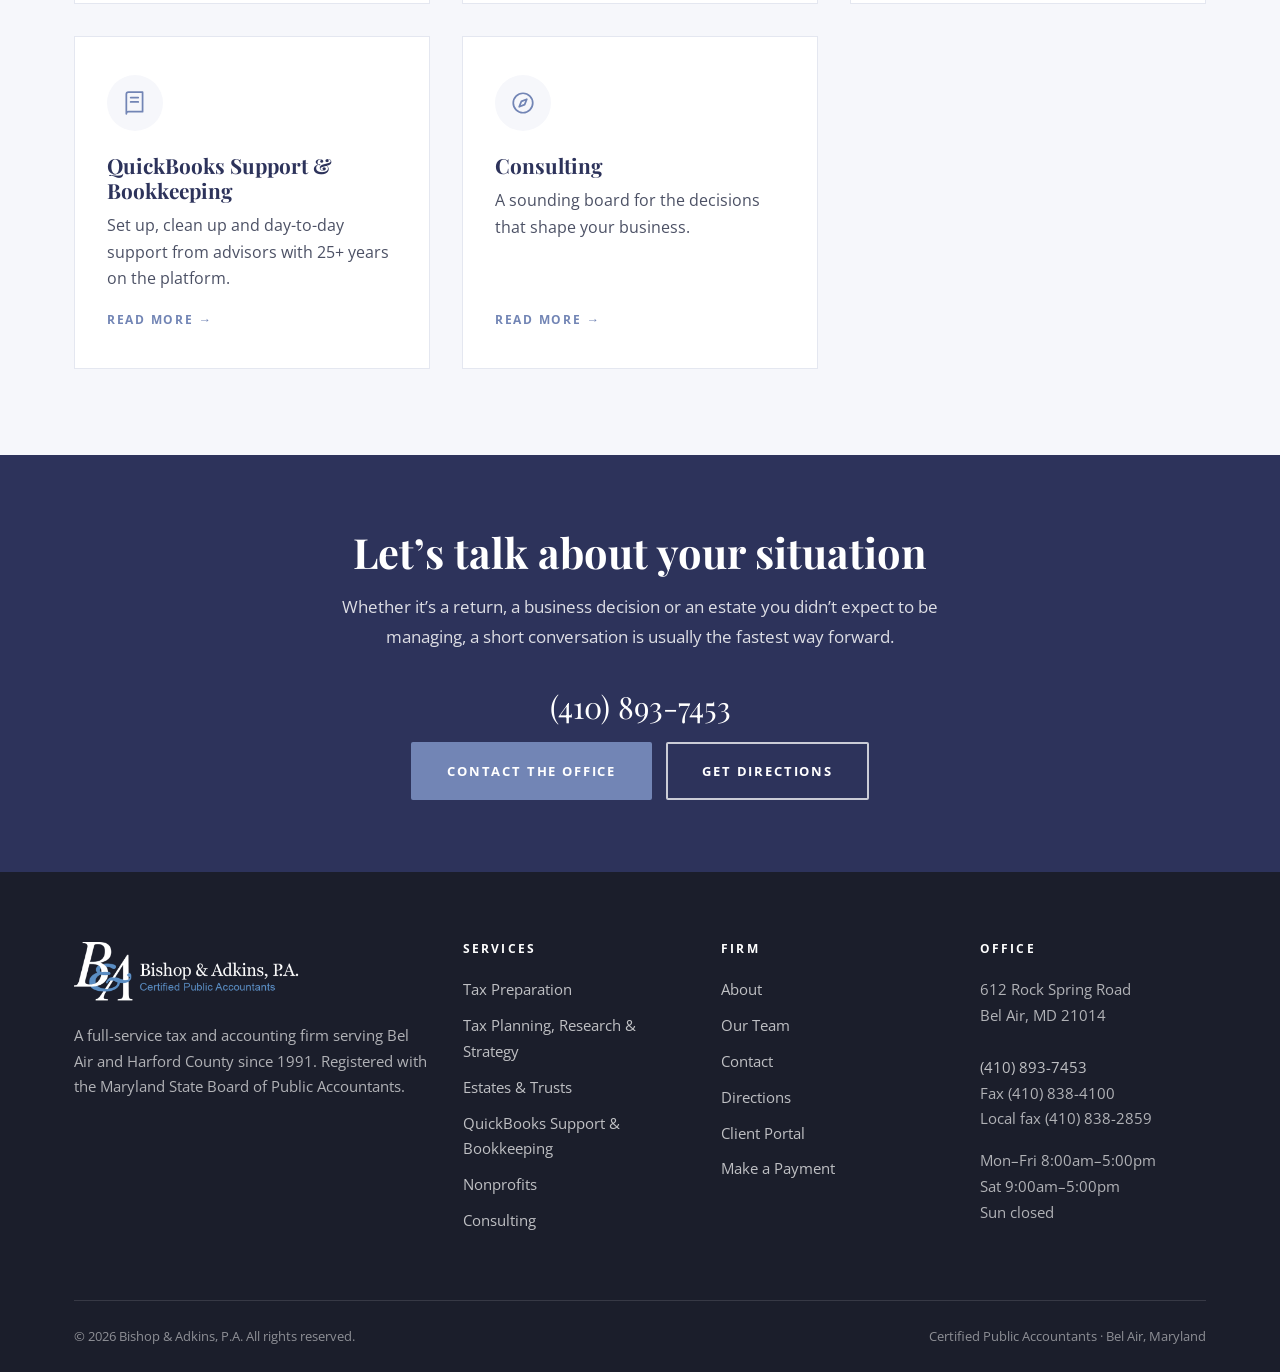
<file: nonprofits.html>
<!DOCTYPE html>
<html lang="en">
<head>
<meta charset="utf-8">
<meta name="viewport" content="width=device-width, initial-scale=1">
<title>Nonprofit Accounting | Bishop &amp; Adkins, P.A. | Bel Air, MD</title>
<meta name="description" content="BandA understands the challenges that nonprofit organizations face. Bishop &amp; Adkins, P.A., CPAs in Bel Air, Maryland.">
<link rel="canonical" href="https://www.bishopandadkins.com/nonprofits.html">
<meta property="og:type" content="website">
<meta property="og:site_name" content="Bishop &amp; Adkins, P.A.">
<meta property="og:title" content="Nonprofit Accounting | Bishop &amp; Adkins, P.A. | Bel Air, MD">
<meta property="og:description" content="BandA understands the challenges that nonprofit organizations face. Bishop &amp; Adkins, P.A., CPAs in Bel Air, Maryland.">
<meta property="og:url" content="https://www.bishopandadkins.com/nonprofits.html">
<meta property="og:image" content="https://www.bishopandadkins.com/assets/img/general/page-header.jpg">
<meta name="twitter:card" content="summary_large_image">
<link rel="icon" href="favicon.ico" sizes="any">
<link rel="icon" type="image/png" href="assets/img/logo/ba-favicon.png">
<link rel="apple-touch-icon" href="assets/img/logo/ba-favicon.png">
<link rel="preconnect" href="https://fonts.googleapis.com">
<link rel="preconnect" href="https://fonts.gstatic.com" crossorigin>
<link href="https://fonts.googleapis.com/css2?family=Playfair+Display:wght@600;700&family=Open+Sans:wght@400;600;700&display=swap" rel="stylesheet">
<link rel="stylesheet" href="assets/css/style.css">

</head>
<body>
<a class="skip-link" href="#main">Skip to content</a>
<header class="site-header">
  <div class="container header-inner">
    <a class="brand" href="index.html" aria-label="Bishop &amp; Adkins, P.A. — home">
      <img src="assets/img/logo/ba-logo.png" alt="Bishop &amp; Adkins, P.A., Certified Public Accountants" width="808" height="211">
    </a>
    <button class="nav-toggle" aria-expanded="false" aria-controls="site-nav" aria-label="Menu">
      <span></span><span></span><span></span>
    </button>
    <nav class="nav" id="site-nav" aria-label="Main">
        <a href="index.html">Home</a>
        <a href="about.html">About</a>
        <span class="has-sub">
          <a href="services.html" aria-current="page" aria-expanded="false">Services <span class="caret">&#9660;</span></a>
          <span class="sub"><a href="tax-preparation.html">Tax Preparation</a><a href="tax-planning.html">Tax Planning, Research &amp; Strategy</a><a href="estates-and-trusts.html">Estates &amp; Trusts</a><a href="quickbooks-and-bookkeeping.html">QuickBooks Support &amp; Bookkeeping</a><a href="nonprofits.html">Nonprofits</a><a href="consulting.html">Consulting</a></span>
        </span>
        <a href="staff.html">Our Team</a>
        <a href="contact.html">Contact</a>
        <a href="directions.html">Directions</a>
        <a class="btn btn--sm" href="client-portal.html">Client Portal</a>
      </nav>
  </div>
</header>
<div class="nav-backdrop" aria-hidden="true"></div>
<main id="main">
<section class="hero page-hero" style="background-image:url('assets/img/general/page-header.jpg')">
  <div class="container">
    <div class="hero-copy">
      <p class="breadcrumb"><a href="index.html">Home</a> &nbsp;&rsaquo;&nbsp; <a href="services.html">Services</a> &nbsp;&rsaquo;&nbsp; Nonprofits</p>
      <h1>Nonprofits</h1>
      <hr class="rule rule--light">
      <p>Compliance and advice for organizations serving the community.</p>
    </div>
  </div>
</section>
<section class="section">
  <div class="container">
    <div class="row row--split">
      <div class="col-2">
        <p class="eyebrow">Overview</p>
        <h2>Nonprofits</h2>
        <hr class="rule">
        <p class="lead">B&amp;A understands the challenges that nonprofit organizations face.</p>
        <p>Our experience enables us to provide guidance, advice and the fulfillment of compliance obligations &mdash; without losing sight of the fact that every hour spent on administration is an hour not spent on the mission.</p><p>We work with boards, executive directors and treasurers to keep filings current and reporting clear enough to hand to a funder or a board meeting without translation.</p>
      </div>
      <div class="col-2">
        <div class="panel panel--accent">
          <h3>Support for nonprofit organizations</h3>
          <ul class="check"><li>Annual information return preparation</li><li>Compliance obligations and deadlines</li><li>Financial statements for boards and funders</li><li>Bookkeeping and accounting system support</li><li>General guidance and advice for board and staff</li></ul>
          <a class="btn" href="contact.html">Ask About Nonprofits</a>
        </div>
      </div>
    </div>
  </div>
</section>

<section class="section section--alt">
  <div class="container">
    <div class="section-head text-center">
      <p class="eyebrow">Also from B&amp;A</p>
      <h2>Other services</h2>
      <hr class="rule rule--center">
    </div>
    <div class="row"><div class="col-3"><div class="icon-box"><span class="ico"><svg class="" viewBox="0 0 24 24" fill="none" stroke="currentColor" stroke-width="1.6" stroke-linecap="round" stroke-linejoin="round" aria-hidden="true" focusable="false"><path d="M6 2h9l5 5v15a1 1 0 0 1-1 1H6a1 1 0 0 1-1-1V3a1 1 0 0 1 1-1z"/><path d="M14 2v6h6"/><path d="M9 13h7M9 17h7"/></svg></span><h3>Tax Preparation</h3><p>Tax compliance for individuals, businesses, trusts, estates and nonprofits.</p><a class="more" href="tax-preparation.html">Read more &rarr;</a></div></div><div class="col-3"><div class="icon-box"><span class="ico"><svg class="" viewBox="0 0 24 24" fill="none" stroke="currentColor" stroke-width="1.6" stroke-linecap="round" stroke-linejoin="round" aria-hidden="true" focusable="false"><path d="M3 21h18"/><path d="M6 21V10M11 21V4M16 21v-8M21 21v-5"/></svg></span><h3>Tax Planning, Research &amp; Strategy</h3><p>Forward-looking strategy to reduce current and future tax liability.</p><a class="more" href="tax-planning.html">Read more &rarr;</a></div></div><div class="col-3"><div class="icon-box"><span class="ico"><svg class="" viewBox="0 0 24 24" fill="none" stroke="currentColor" stroke-width="1.6" stroke-linecap="round" stroke-linejoin="round" aria-hidden="true" focusable="false"><path d="M12 2l8 3v7c0 5-3.4 8.7-8 10-4.6-1.3-8-5-8-10V5l8-3z"/><path d="M9 12l2 2 4-4"/></svg></span><h3>Estates &amp; Trusts</h3><p>Guidance for personal representatives and trustees, start to finish.</p><a class="more" href="estates-and-trusts.html">Read more &rarr;</a></div></div><div class="col-3"><div class="icon-box"><span class="ico"><svg class="" viewBox="0 0 24 24" fill="none" stroke="currentColor" stroke-width="1.6" stroke-linecap="round" stroke-linejoin="round" aria-hidden="true" focusable="false"><path d="M4 4a2 2 0 0 1 2-2h13v18H6a2 2 0 0 0-2 2V4z"/><path d="M8 7h7M8 11h7"/></svg></span><h3>QuickBooks Support &amp; Bookkeeping</h3><p>Set up, clean up and day-to-day support from advisors with 25+ years on the platform.</p><a class="more" href="quickbooks-and-bookkeeping.html">Read more &rarr;</a></div></div><div class="col-3"><div class="icon-box"><span class="ico"><svg class="" viewBox="0 0 24 24" fill="none" stroke="currentColor" stroke-width="1.6" stroke-linecap="round" stroke-linejoin="round" aria-hidden="true" focusable="false"><circle cx="12" cy="12" r="9"/><path d="M15.5 8.5l-2 5-5 2 2-5 5-2z"/></svg></span><h3>Consulting</h3><p>A sounding board for the decisions that shape your business.</p><a class="more" href="consulting.html">Read more &rarr;</a></div></div></div>
  </div>
</section>

<section class="cta">
  <div class="container">
    <h2>Let&rsquo;s talk about your situation</h2>
    <p>Whether it&rsquo;s a return, a business decision or an estate you didn&rsquo;t expect to be managing, a short conversation is usually the fastest way forward.</p>
    <a class="cta-phone" href="tel:+14108937453">(410) 893-7453</a>
    <div class="btn-group">
      <a class="btn" href="contact.html">Contact the Office</a>
      <a class="btn btn--light" href="directions.html">Get Directions</a>
    </div>
  </div>
</section>
</main>
<footer class="site-footer">
  <div class="container">
    <div class="row">
      <div class="footer-brand">
        <img class="footer-logo" src="assets/img/logo/ba-logo-inverted.png" alt="Bishop &amp; Adkins, P.A." width="770" height="196">
        <p>A full-service tax and accounting firm serving Bel Air and Harford County since 1991. Registered with the Maryland State Board of Public Accountants.</p>
      </div>
      <div class="footer-col">
        <h2>Services</h2>
        <ul class="footer-links"><li><a href="tax-preparation.html">Tax Preparation</a></li><li><a href="tax-planning.html">Tax Planning, Research &amp; Strategy</a></li><li><a href="estates-and-trusts.html">Estates &amp; Trusts</a></li><li><a href="quickbooks-and-bookkeeping.html">QuickBooks Support &amp; Bookkeeping</a></li><li><a href="nonprofits.html">Nonprofits</a></li><li><a href="consulting.html">Consulting</a></li></ul>
      </div>
      <div class="footer-col">
        <h2>Firm</h2>
        <ul class="footer-links">
          <li><a href="about.html">About</a></li>
          <li><a href="staff.html">Our Team</a></li>
          <li><a href="contact.html">Contact</a></li>
          <li><a href="directions.html">Directions</a></li>
          <li><a href="client-portal.html">Client Portal</a></li>
          <li><a href="make-a-payment.html">Make a Payment</a></li>
        </ul>
      </div>
      <div class="footer-col">
        <h2>Office</h2>
        <address>
          612 Rock Spring Road<br>Bel Air, MD 21014<br><br>
          <a href="tel:+14108937453">(410) 893-7453</a><br>
          Fax (410) 838-4100<br>
          Local fax (410) 838-2859
        </address>
        <p style="margin-top:16px">Mon&ndash;Fri 8:00am&ndash;5:00pm<br>Sat 9:00am&ndash;5:00pm<br>Sun closed</p>
      </div>
    </div>
    <div class="footer-bottom">
      <span>&copy; 2026 Bishop &amp; Adkins, P.A. All rights reserved.</span>
      <span>Certified Public Accountants &middot; Bel Air, Maryland</span>
    </div>
  </div>
</footer>
<script src="assets/js/site.js"></script>
</body>
</html>
</file>
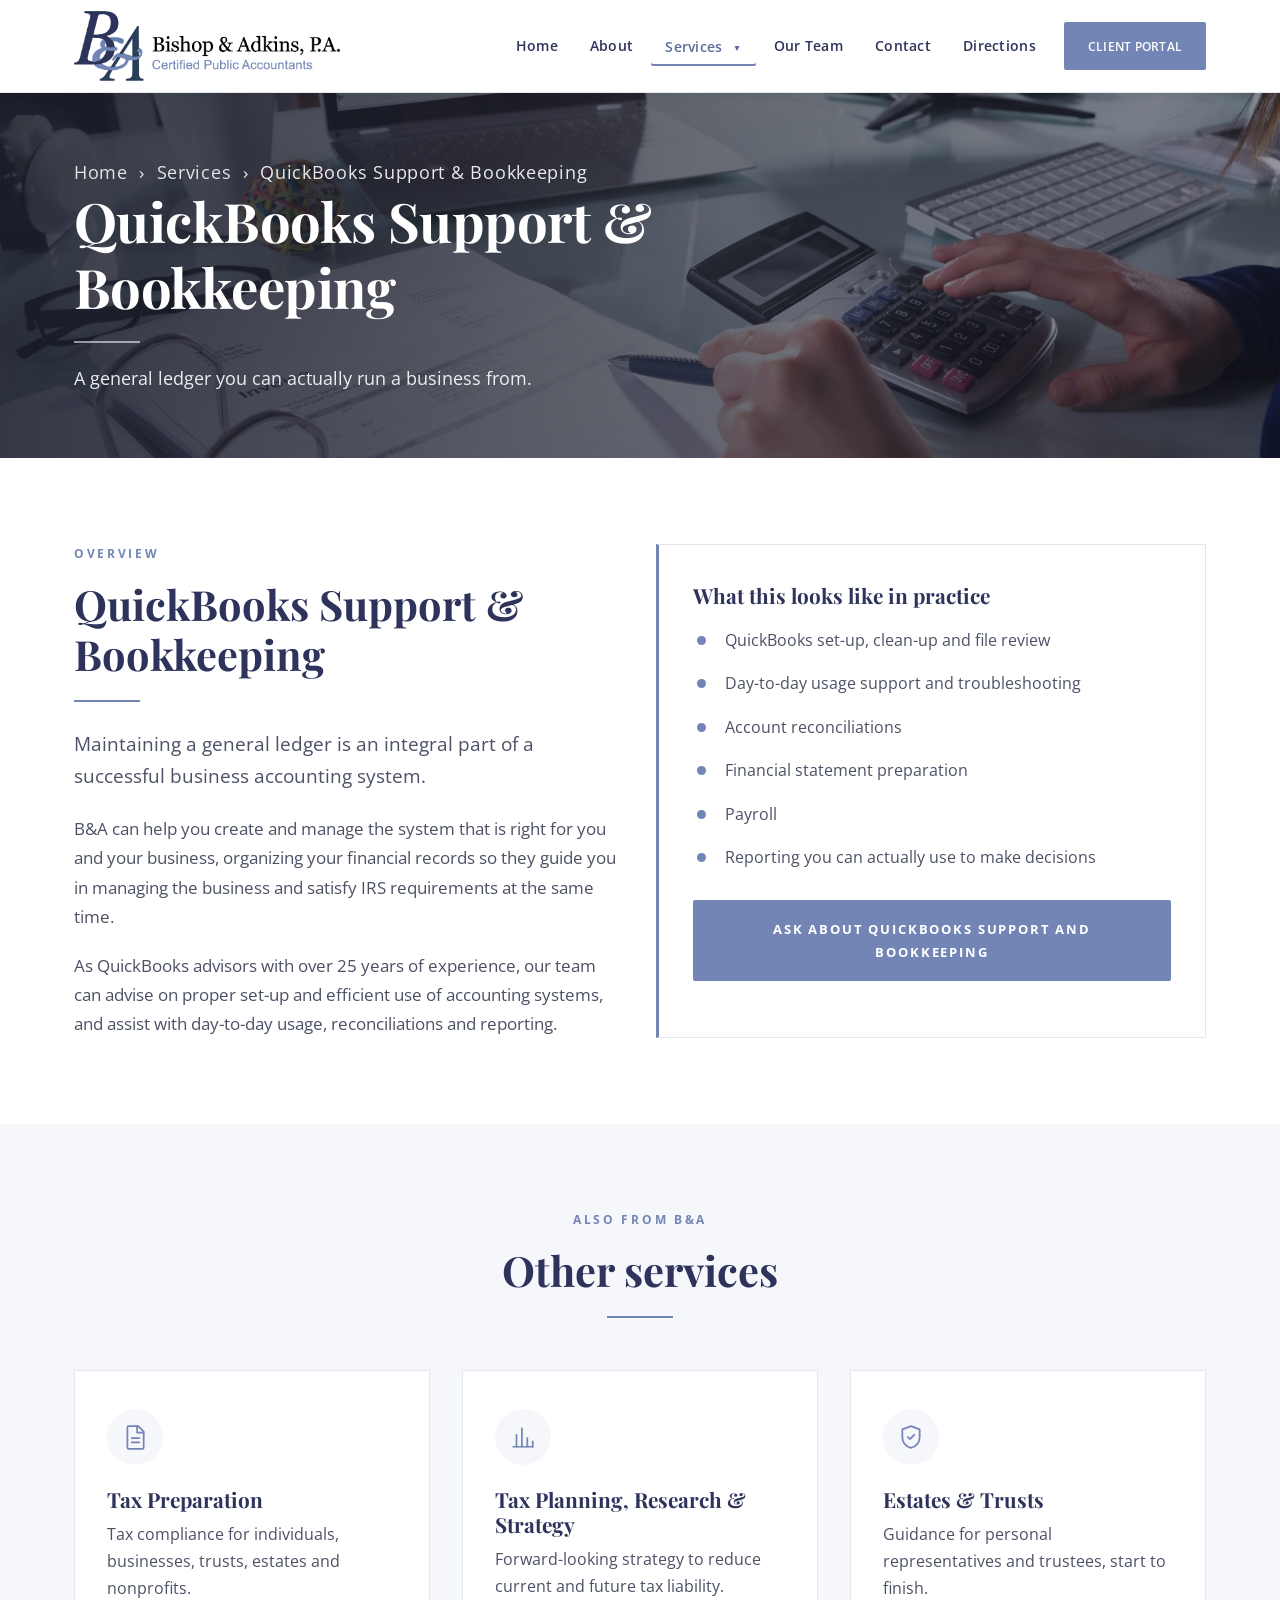
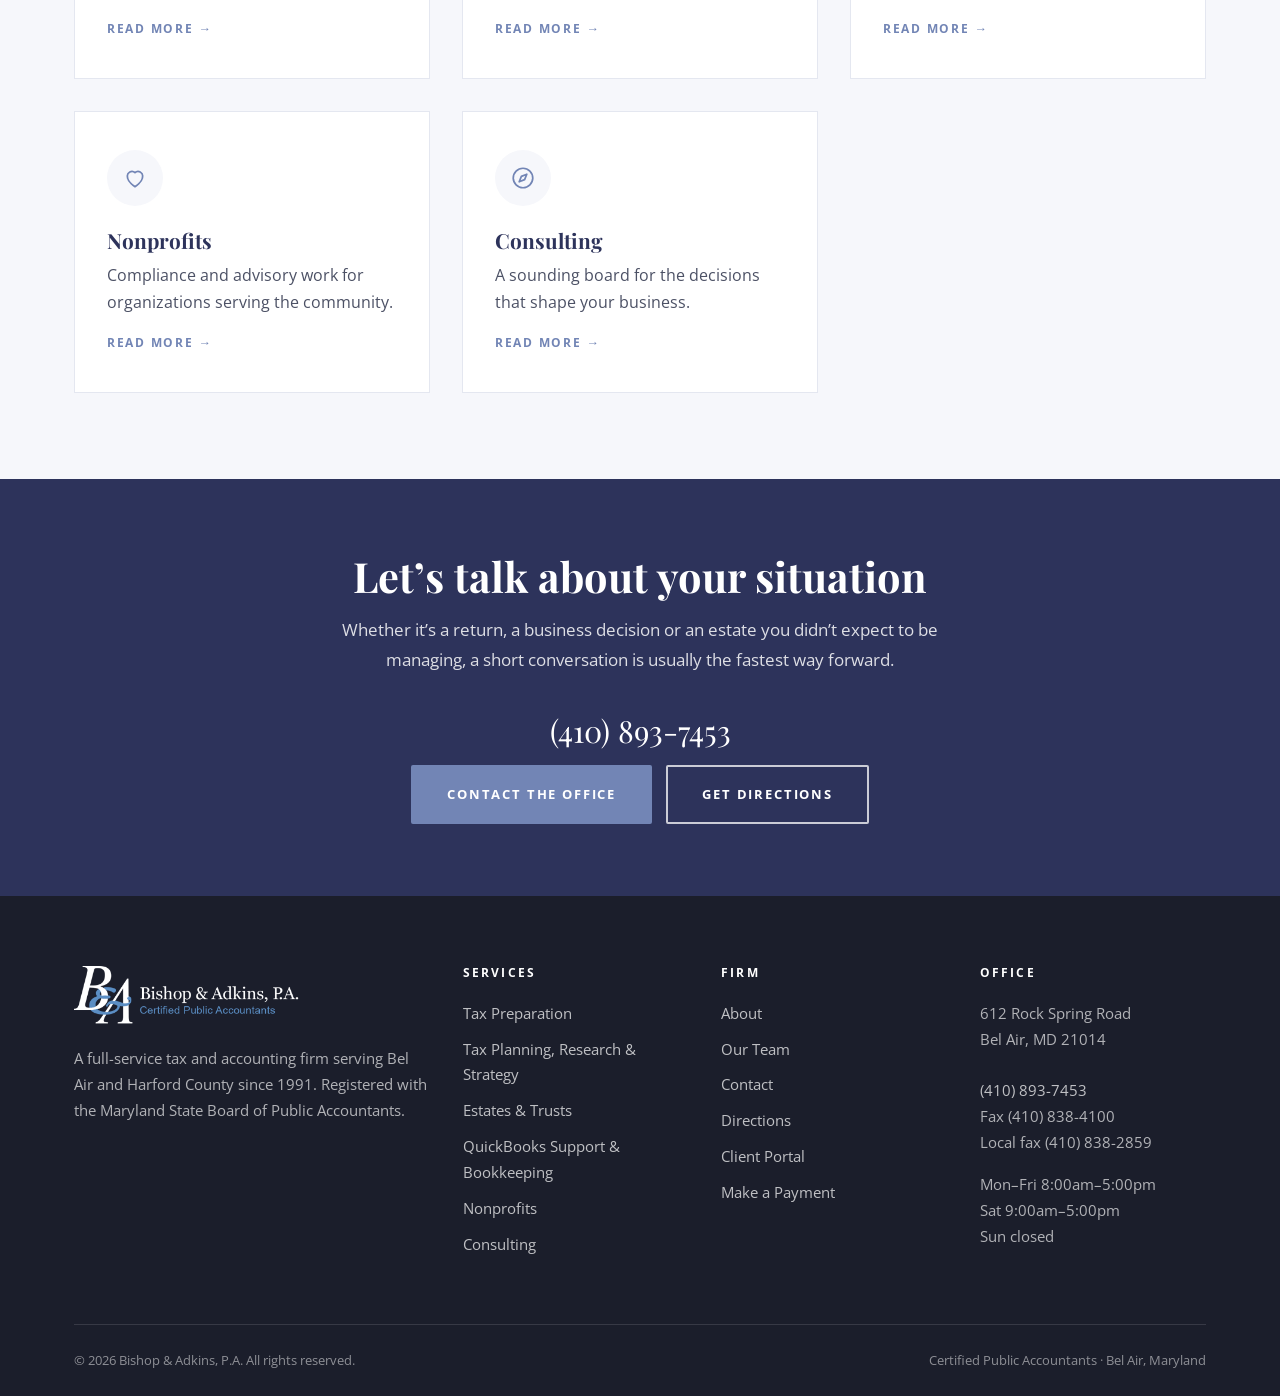
<file: quickbooks-and-bookkeeping.html>
<!DOCTYPE html>
<html lang="en">
<head>
<meta charset="utf-8">
<meta name="viewport" content="width=device-width, initial-scale=1">
<title>QuickBooks &amp; Bookkeeping | Bishop &amp; Adkins, P.A. | Bel Air, MD</title>
<meta name="description" content="Maintaining a general ledger is an integral part of a successful business accounting system. Bishop &amp; Adkins, P.A., CPAs in Bel Air, Maryland.">
<link rel="canonical" href="https://www.bishopandadkins.com/quickbooks-and-bookkeeping.html">
<meta property="og:type" content="website">
<meta property="og:site_name" content="Bishop &amp; Adkins, P.A.">
<meta property="og:title" content="QuickBooks &amp; Bookkeeping | Bishop &amp; Adkins, P.A. | Bel Air, MD">
<meta property="og:description" content="Maintaining a general ledger is an integral part of a successful business accounting system. Bishop &amp; Adkins, P.A., CPAs in Bel Air, Maryland.">
<meta property="og:url" content="https://www.bishopandadkins.com/quickbooks-and-bookkeeping.html">
<meta property="og:image" content="https://www.bishopandadkins.com/assets/img/general/page-header.jpg">
<meta name="twitter:card" content="summary_large_image">
<link rel="icon" href="favicon.ico" sizes="any">
<link rel="icon" type="image/png" href="assets/img/logo/ba-favicon.png">
<link rel="apple-touch-icon" href="assets/img/logo/ba-favicon.png">
<link rel="preconnect" href="https://fonts.googleapis.com">
<link rel="preconnect" href="https://fonts.gstatic.com" crossorigin>
<link href="https://fonts.googleapis.com/css2?family=Playfair+Display:wght@600;700&family=Open+Sans:wght@400;600;700&display=swap" rel="stylesheet">
<link rel="stylesheet" href="assets/css/style.css">

</head>
<body>
<a class="skip-link" href="#main">Skip to content</a>
<header class="site-header">
  <div class="container header-inner">
    <a class="brand" href="index.html" aria-label="Bishop &amp; Adkins, P.A. — home">
      <img src="assets/img/logo/ba-logo.png" alt="Bishop &amp; Adkins, P.A., Certified Public Accountants" width="808" height="211">
    </a>
    <button class="nav-toggle" aria-expanded="false" aria-controls="site-nav" aria-label="Menu">
      <span></span><span></span><span></span>
    </button>
    <nav class="nav" id="site-nav" aria-label="Main">
        <a href="index.html">Home</a>
        <a href="about.html">About</a>
        <span class="has-sub">
          <a href="services.html" aria-current="page" aria-expanded="false">Services <span class="caret">&#9660;</span></a>
          <span class="sub"><a href="tax-preparation.html">Tax Preparation</a><a href="tax-planning.html">Tax Planning, Research &amp; Strategy</a><a href="estates-and-trusts.html">Estates &amp; Trusts</a><a href="quickbooks-and-bookkeeping.html">QuickBooks Support &amp; Bookkeeping</a><a href="nonprofits.html">Nonprofits</a><a href="consulting.html">Consulting</a></span>
        </span>
        <a href="staff.html">Our Team</a>
        <a href="contact.html">Contact</a>
        <a href="directions.html">Directions</a>
        <a class="btn btn--sm" href="client-portal.html">Client Portal</a>
      </nav>
  </div>
</header>
<div class="nav-backdrop" aria-hidden="true"></div>
<main id="main">
<section class="hero page-hero" style="background-image:url('assets/img/general/page-header.jpg')">
  <div class="container">
    <div class="hero-copy">
      <p class="breadcrumb"><a href="index.html">Home</a> &nbsp;&rsaquo;&nbsp; <a href="services.html">Services</a> &nbsp;&rsaquo;&nbsp; QuickBooks Support &amp; Bookkeeping</p>
      <h1>QuickBooks Support &amp; Bookkeeping</h1>
      <hr class="rule rule--light">
      <p>A general ledger you can actually run a business from.</p>
    </div>
  </div>
</section>
<section class="section">
  <div class="container">
    <div class="row row--split">
      <div class="col-2">
        <p class="eyebrow">Overview</p>
        <h2>QuickBooks Support &amp; Bookkeeping</h2>
        <hr class="rule">
        <p class="lead">Maintaining a general ledger is an integral part of a successful business accounting system.</p>
        <p>B&amp;A can help you create and manage the system that is right for you and your business, organizing your financial records so they guide you in managing the business and satisfy IRS requirements at the same time.</p><p>As QuickBooks advisors with over 25 years of experience, our team can advise on proper set-up and efficient use of accounting systems, and assist with day-to-day usage, reconciliations and reporting.</p>
      </div>
      <div class="col-2">
        <div class="panel panel--accent">
          <h3>What this looks like in practice</h3>
          <ul class="check"><li>QuickBooks set-up, clean-up and file review</li><li>Day-to-day usage support and troubleshooting</li><li>Account reconciliations</li><li>Financial statement preparation</li><li>Payroll</li><li>Reporting you can actually use to make decisions</li></ul>
          <a class="btn" href="contact.html">Ask About QuickBooks Support and Bookkeeping</a>
        </div>
      </div>
    </div>
  </div>
</section>

<section class="section section--alt">
  <div class="container">
    <div class="section-head text-center">
      <p class="eyebrow">Also from B&amp;A</p>
      <h2>Other services</h2>
      <hr class="rule rule--center">
    </div>
    <div class="row"><div class="col-3"><div class="icon-box"><span class="ico"><svg class="" viewBox="0 0 24 24" fill="none" stroke="currentColor" stroke-width="1.6" stroke-linecap="round" stroke-linejoin="round" aria-hidden="true" focusable="false"><path d="M6 2h9l5 5v15a1 1 0 0 1-1 1H6a1 1 0 0 1-1-1V3a1 1 0 0 1 1-1z"/><path d="M14 2v6h6"/><path d="M9 13h7M9 17h7"/></svg></span><h3>Tax Preparation</h3><p>Tax compliance for individuals, businesses, trusts, estates and nonprofits.</p><a class="more" href="tax-preparation.html">Read more &rarr;</a></div></div><div class="col-3"><div class="icon-box"><span class="ico"><svg class="" viewBox="0 0 24 24" fill="none" stroke="currentColor" stroke-width="1.6" stroke-linecap="round" stroke-linejoin="round" aria-hidden="true" focusable="false"><path d="M3 21h18"/><path d="M6 21V10M11 21V4M16 21v-8M21 21v-5"/></svg></span><h3>Tax Planning, Research &amp; Strategy</h3><p>Forward-looking strategy to reduce current and future tax liability.</p><a class="more" href="tax-planning.html">Read more &rarr;</a></div></div><div class="col-3"><div class="icon-box"><span class="ico"><svg class="" viewBox="0 0 24 24" fill="none" stroke="currentColor" stroke-width="1.6" stroke-linecap="round" stroke-linejoin="round" aria-hidden="true" focusable="false"><path d="M12 2l8 3v7c0 5-3.4 8.7-8 10-4.6-1.3-8-5-8-10V5l8-3z"/><path d="M9 12l2 2 4-4"/></svg></span><h3>Estates &amp; Trusts</h3><p>Guidance for personal representatives and trustees, start to finish.</p><a class="more" href="estates-and-trusts.html">Read more &rarr;</a></div></div><div class="col-3"><div class="icon-box"><span class="ico"><svg class="" viewBox="0 0 24 24" fill="none" stroke="currentColor" stroke-width="1.6" stroke-linecap="round" stroke-linejoin="round" aria-hidden="true" focusable="false"><path d="M12 20s-7-4.4-7-9.3A4.2 4.2 0 0 1 12 7a4.2 4.2 0 0 1 7 3.7C19 15.6 12 20 12 20z"/></svg></span><h3>Nonprofits</h3><p>Compliance and advisory work for organizations serving the community.</p><a class="more" href="nonprofits.html">Read more &rarr;</a></div></div><div class="col-3"><div class="icon-box"><span class="ico"><svg class="" viewBox="0 0 24 24" fill="none" stroke="currentColor" stroke-width="1.6" stroke-linecap="round" stroke-linejoin="round" aria-hidden="true" focusable="false"><circle cx="12" cy="12" r="9"/><path d="M15.5 8.5l-2 5-5 2 2-5 5-2z"/></svg></span><h3>Consulting</h3><p>A sounding board for the decisions that shape your business.</p><a class="more" href="consulting.html">Read more &rarr;</a></div></div></div>
  </div>
</section>

<section class="cta">
  <div class="container">
    <h2>Let&rsquo;s talk about your situation</h2>
    <p>Whether it&rsquo;s a return, a business decision or an estate you didn&rsquo;t expect to be managing, a short conversation is usually the fastest way forward.</p>
    <a class="cta-phone" href="tel:+14108937453">(410) 893-7453</a>
    <div class="btn-group">
      <a class="btn" href="contact.html">Contact the Office</a>
      <a class="btn btn--light" href="directions.html">Get Directions</a>
    </div>
  </div>
</section>
</main>
<footer class="site-footer">
  <div class="container">
    <div class="row">
      <div class="footer-brand">
        <img class="footer-logo" src="assets/img/logo/ba-logo-inverted.png" alt="Bishop &amp; Adkins, P.A." width="770" height="196">
        <p>A full-service tax and accounting firm serving Bel Air and Harford County since 1991. Registered with the Maryland State Board of Public Accountants.</p>
      </div>
      <div class="footer-col">
        <h2>Services</h2>
        <ul class="footer-links"><li><a href="tax-preparation.html">Tax Preparation</a></li><li><a href="tax-planning.html">Tax Planning, Research &amp; Strategy</a></li><li><a href="estates-and-trusts.html">Estates &amp; Trusts</a></li><li><a href="quickbooks-and-bookkeeping.html">QuickBooks Support &amp; Bookkeeping</a></li><li><a href="nonprofits.html">Nonprofits</a></li><li><a href="consulting.html">Consulting</a></li></ul>
      </div>
      <div class="footer-col">
        <h2>Firm</h2>
        <ul class="footer-links">
          <li><a href="about.html">About</a></li>
          <li><a href="staff.html">Our Team</a></li>
          <li><a href="contact.html">Contact</a></li>
          <li><a href="directions.html">Directions</a></li>
          <li><a href="client-portal.html">Client Portal</a></li>
          <li><a href="make-a-payment.html">Make a Payment</a></li>
        </ul>
      </div>
      <div class="footer-col">
        <h2>Office</h2>
        <address>
          612 Rock Spring Road<br>Bel Air, MD 21014<br><br>
          <a href="tel:+14108937453">(410) 893-7453</a><br>
          Fax (410) 838-4100<br>
          Local fax (410) 838-2859
        </address>
        <p style="margin-top:16px">Mon&ndash;Fri 8:00am&ndash;5:00pm<br>Sat 9:00am&ndash;5:00pm<br>Sun closed</p>
      </div>
    </div>
    <div class="footer-bottom">
      <span>&copy; 2026 Bishop &amp; Adkins, P.A. All rights reserved.</span>
      <span>Certified Public Accountants &middot; Bel Air, Maryland</span>
    </div>
  </div>
</footer>
<script src="assets/js/site.js"></script>
</body>
</html>
</file>
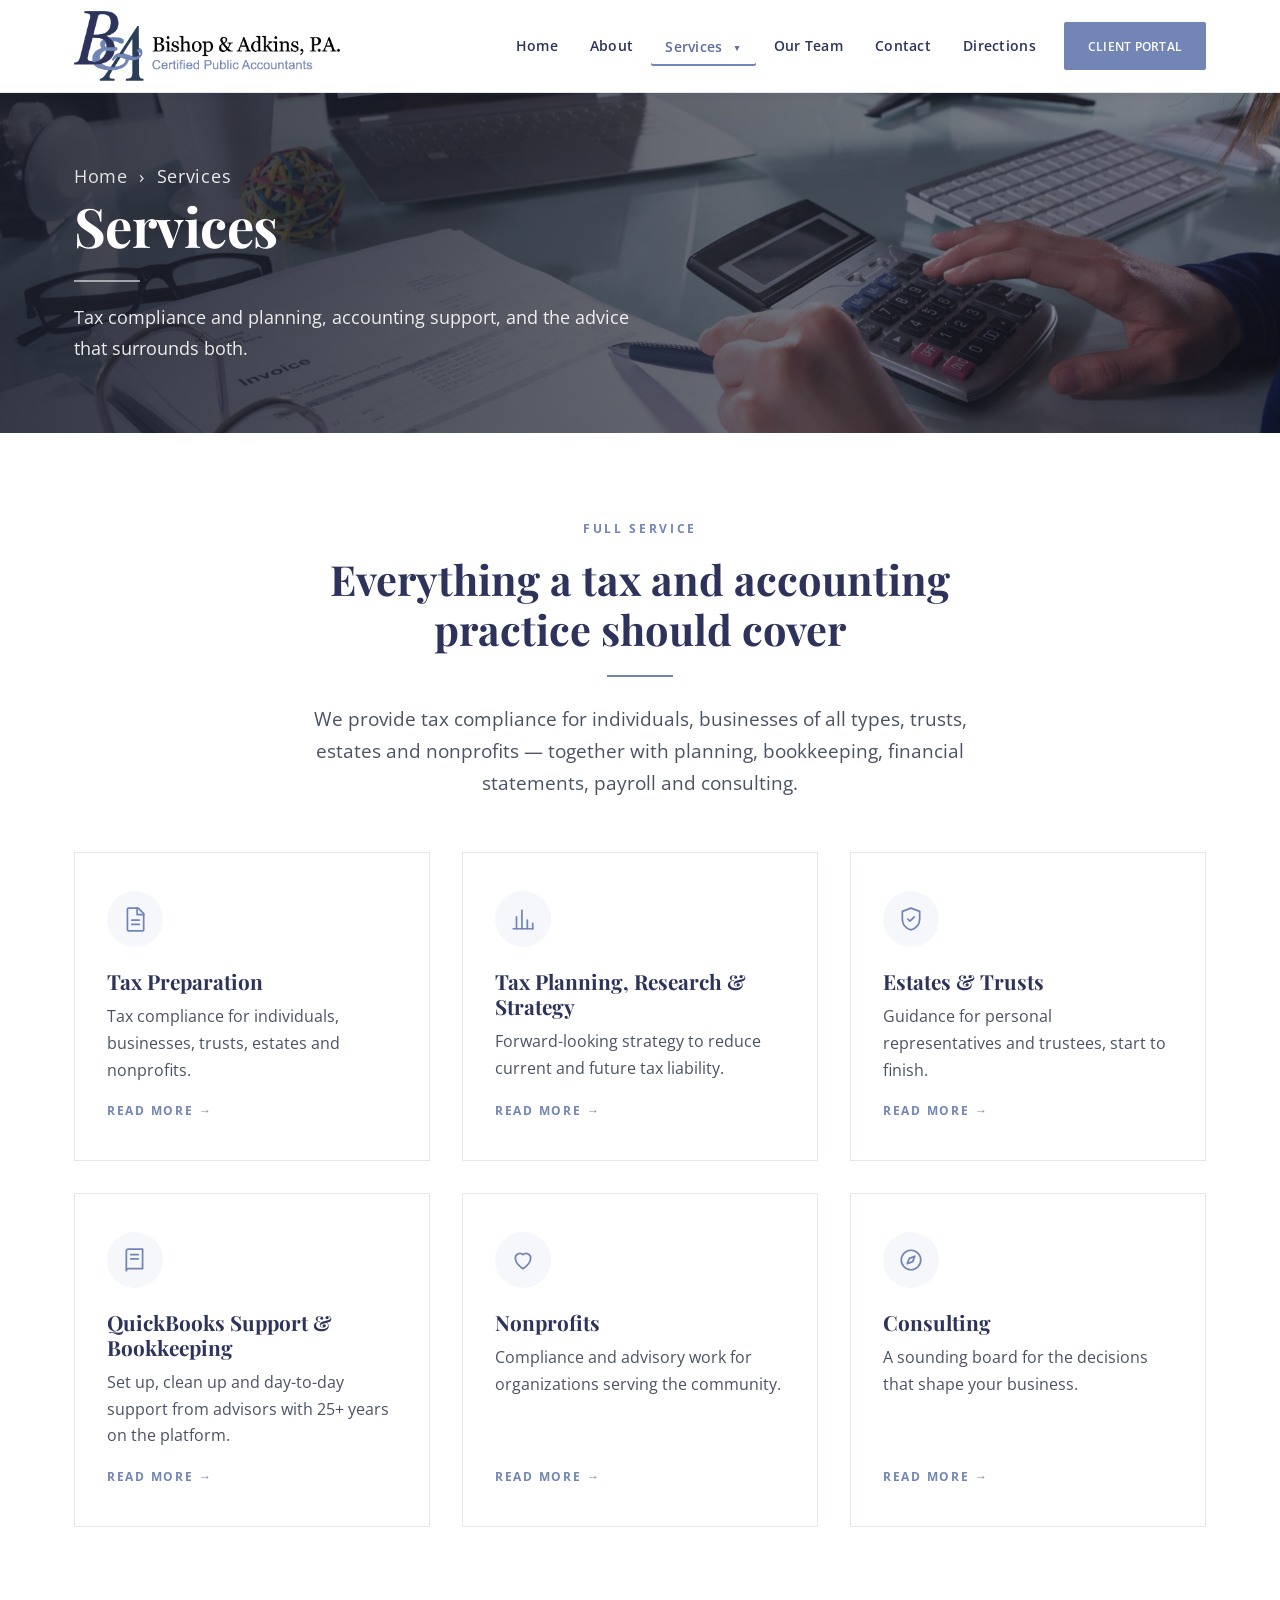
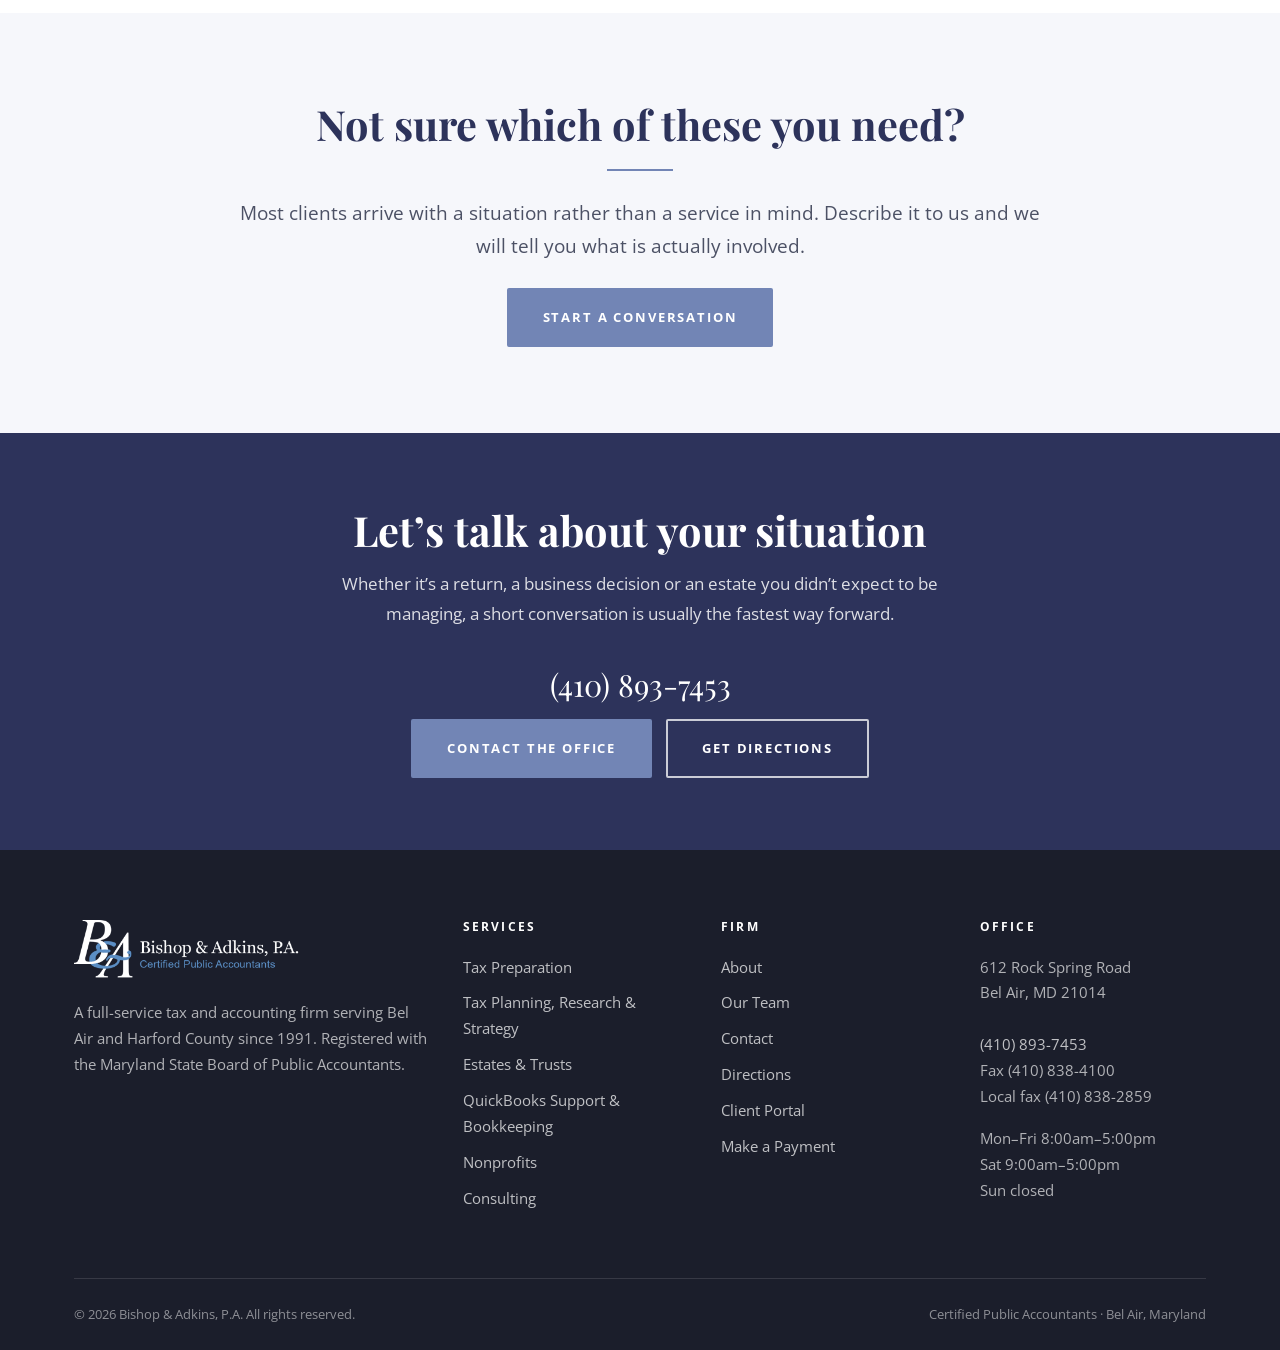
<file: services.html>
<!DOCTYPE html>
<html lang="en">
<head>
<meta charset="utf-8">
<meta name="viewport" content="width=device-width, initial-scale=1">
<title>Services | Bishop &amp; Adkins, P.A. | CPAs in Bel Air, Maryland</title>
<meta name="description" content="Tax preparation, tax planning, estates and trusts, QuickBooks and bookkeeping, nonprofit services and business consulting from Bishop &amp; Adkins, P.A. in.">
<link rel="canonical" href="https://www.bishopandadkins.com/services.html">
<meta property="og:type" content="website">
<meta property="og:site_name" content="Bishop &amp; Adkins, P.A.">
<meta property="og:title" content="Services | Bishop &amp; Adkins, P.A. | CPAs in Bel Air, Maryland">
<meta property="og:description" content="Tax preparation, tax planning, estates and trusts, QuickBooks and bookkeeping, nonprofit services and business consulting from Bishop &amp; Adkins, P.A. in.">
<meta property="og:url" content="https://www.bishopandadkins.com/services.html">
<meta property="og:image" content="https://www.bishopandadkins.com/assets/img/general/page-header.jpg">
<meta name="twitter:card" content="summary_large_image">
<link rel="icon" href="favicon.ico" sizes="any">
<link rel="icon" type="image/png" href="assets/img/logo/ba-favicon.png">
<link rel="apple-touch-icon" href="assets/img/logo/ba-favicon.png">
<link rel="preconnect" href="https://fonts.googleapis.com">
<link rel="preconnect" href="https://fonts.gstatic.com" crossorigin>
<link href="https://fonts.googleapis.com/css2?family=Playfair+Display:wght@600;700&family=Open+Sans:wght@400;600;700&display=swap" rel="stylesheet">
<link rel="stylesheet" href="assets/css/style.css">

</head>
<body>
<a class="skip-link" href="#main">Skip to content</a>
<header class="site-header">
  <div class="container header-inner">
    <a class="brand" href="index.html" aria-label="Bishop &amp; Adkins, P.A. — home">
      <img src="assets/img/logo/ba-logo.png" alt="Bishop &amp; Adkins, P.A., Certified Public Accountants" width="808" height="211">
    </a>
    <button class="nav-toggle" aria-expanded="false" aria-controls="site-nav" aria-label="Menu">
      <span></span><span></span><span></span>
    </button>
    <nav class="nav" id="site-nav" aria-label="Main">
        <a href="index.html">Home</a>
        <a href="about.html">About</a>
        <span class="has-sub">
          <a href="services.html" aria-current="page" aria-expanded="false">Services <span class="caret">&#9660;</span></a>
          <span class="sub"><a href="tax-preparation.html">Tax Preparation</a><a href="tax-planning.html">Tax Planning, Research &amp; Strategy</a><a href="estates-and-trusts.html">Estates &amp; Trusts</a><a href="quickbooks-and-bookkeeping.html">QuickBooks Support &amp; Bookkeeping</a><a href="nonprofits.html">Nonprofits</a><a href="consulting.html">Consulting</a></span>
        </span>
        <a href="staff.html">Our Team</a>
        <a href="contact.html">Contact</a>
        <a href="directions.html">Directions</a>
        <a class="btn btn--sm" href="client-portal.html">Client Portal</a>
      </nav>
  </div>
</header>
<div class="nav-backdrop" aria-hidden="true"></div>
<main id="main">
<section class="hero page-hero" style="background-image:url('assets/img/general/page-header.jpg')">
  <div class="container">
    <div class="hero-copy">
      <p class="breadcrumb"><a href="index.html">Home</a> &nbsp;&rsaquo;&nbsp; Services</p>
      <h1>Services</h1>
      <hr class="rule rule--light">
      <p>Tax compliance and planning, accounting support, and the advice that surrounds both.</p>
    </div>
  </div>
</section>
<section class="section">
  <div class="container">
    <div class="section-head text-center">
      <p class="eyebrow">Full service</p>
      <h2>Everything a tax and accounting practice should cover</h2>
      <hr class="rule rule--center">
      <p class="lead">We provide tax compliance for individuals, businesses of all types, trusts, estates and nonprofits &mdash; together with planning, bookkeeping, financial statements, payroll and consulting.</p>
    </div>
    <div class="row"><div class="col-3">
          <div class="icon-box">
            <span class="ico"><svg class="" viewBox="0 0 24 24" fill="none" stroke="currentColor" stroke-width="1.6" stroke-linecap="round" stroke-linejoin="round" aria-hidden="true" focusable="false"><path d="M6 2h9l5 5v15a1 1 0 0 1-1 1H6a1 1 0 0 1-1-1V3a1 1 0 0 1 1-1z"/><path d="M14 2v6h6"/><path d="M9 13h7M9 17h7"/></svg></span>
            <h3>Tax Preparation</h3>
            <p>Tax compliance for individuals, businesses, trusts, estates and nonprofits.</p>
            <a class="more" href="tax-preparation.html">Read more &rarr;</a>
          </div>
        </div><div class="col-3">
          <div class="icon-box">
            <span class="ico"><svg class="" viewBox="0 0 24 24" fill="none" stroke="currentColor" stroke-width="1.6" stroke-linecap="round" stroke-linejoin="round" aria-hidden="true" focusable="false"><path d="M3 21h18"/><path d="M6 21V10M11 21V4M16 21v-8M21 21v-5"/></svg></span>
            <h3>Tax Planning, Research &amp; Strategy</h3>
            <p>Forward-looking strategy to reduce current and future tax liability.</p>
            <a class="more" href="tax-planning.html">Read more &rarr;</a>
          </div>
        </div><div class="col-3">
          <div class="icon-box">
            <span class="ico"><svg class="" viewBox="0 0 24 24" fill="none" stroke="currentColor" stroke-width="1.6" stroke-linecap="round" stroke-linejoin="round" aria-hidden="true" focusable="false"><path d="M12 2l8 3v7c0 5-3.4 8.7-8 10-4.6-1.3-8-5-8-10V5l8-3z"/><path d="M9 12l2 2 4-4"/></svg></span>
            <h3>Estates &amp; Trusts</h3>
            <p>Guidance for personal representatives and trustees, start to finish.</p>
            <a class="more" href="estates-and-trusts.html">Read more &rarr;</a>
          </div>
        </div><div class="col-3">
          <div class="icon-box">
            <span class="ico"><svg class="" viewBox="0 0 24 24" fill="none" stroke="currentColor" stroke-width="1.6" stroke-linecap="round" stroke-linejoin="round" aria-hidden="true" focusable="false"><path d="M4 4a2 2 0 0 1 2-2h13v18H6a2 2 0 0 0-2 2V4z"/><path d="M8 7h7M8 11h7"/></svg></span>
            <h3>QuickBooks Support &amp; Bookkeeping</h3>
            <p>Set up, clean up and day-to-day support from advisors with 25+ years on the platform.</p>
            <a class="more" href="quickbooks-and-bookkeeping.html">Read more &rarr;</a>
          </div>
        </div><div class="col-3">
          <div class="icon-box">
            <span class="ico"><svg class="" viewBox="0 0 24 24" fill="none" stroke="currentColor" stroke-width="1.6" stroke-linecap="round" stroke-linejoin="round" aria-hidden="true" focusable="false"><path d="M12 20s-7-4.4-7-9.3A4.2 4.2 0 0 1 12 7a4.2 4.2 0 0 1 7 3.7C19 15.6 12 20 12 20z"/></svg></span>
            <h3>Nonprofits</h3>
            <p>Compliance and advisory work for organizations serving the community.</p>
            <a class="more" href="nonprofits.html">Read more &rarr;</a>
          </div>
        </div><div class="col-3">
          <div class="icon-box">
            <span class="ico"><svg class="" viewBox="0 0 24 24" fill="none" stroke="currentColor" stroke-width="1.6" stroke-linecap="round" stroke-linejoin="round" aria-hidden="true" focusable="false"><circle cx="12" cy="12" r="9"/><path d="M15.5 8.5l-2 5-5 2 2-5 5-2z"/></svg></span>
            <h3>Consulting</h3>
            <p>A sounding board for the decisions that shape your business.</p>
            <a class="more" href="consulting.html">Read more &rarr;</a>
          </div>
        </div></div>
  </div>
</section>

<section class="section section--alt">
  <div class="container container--narrow text-center">
    <h2>Not sure which of these you need?</h2>
    <hr class="rule rule--center">
    <p class="lead">Most clients arrive with a situation rather than a service in mind. Describe it to us and we will tell you what is actually involved.</p>
    <div class="btn-group" style="justify-content:center;margin-top:26px">
      <a class="btn" href="contact.html">Start a Conversation</a>
    </div>
  </div>
</section>

<section class="cta">
  <div class="container">
    <h2>Let&rsquo;s talk about your situation</h2>
    <p>Whether it&rsquo;s a return, a business decision or an estate you didn&rsquo;t expect to be managing, a short conversation is usually the fastest way forward.</p>
    <a class="cta-phone" href="tel:+14108937453">(410) 893-7453</a>
    <div class="btn-group">
      <a class="btn" href="contact.html">Contact the Office</a>
      <a class="btn btn--light" href="directions.html">Get Directions</a>
    </div>
  </div>
</section>
</main>
<footer class="site-footer">
  <div class="container">
    <div class="row">
      <div class="footer-brand">
        <img class="footer-logo" src="assets/img/logo/ba-logo-inverted.png" alt="Bishop &amp; Adkins, P.A." width="770" height="196">
        <p>A full-service tax and accounting firm serving Bel Air and Harford County since 1991. Registered with the Maryland State Board of Public Accountants.</p>
      </div>
      <div class="footer-col">
        <h2>Services</h2>
        <ul class="footer-links"><li><a href="tax-preparation.html">Tax Preparation</a></li><li><a href="tax-planning.html">Tax Planning, Research &amp; Strategy</a></li><li><a href="estates-and-trusts.html">Estates &amp; Trusts</a></li><li><a href="quickbooks-and-bookkeeping.html">QuickBooks Support &amp; Bookkeeping</a></li><li><a href="nonprofits.html">Nonprofits</a></li><li><a href="consulting.html">Consulting</a></li></ul>
      </div>
      <div class="footer-col">
        <h2>Firm</h2>
        <ul class="footer-links">
          <li><a href="about.html">About</a></li>
          <li><a href="staff.html">Our Team</a></li>
          <li><a href="contact.html">Contact</a></li>
          <li><a href="directions.html">Directions</a></li>
          <li><a href="client-portal.html">Client Portal</a></li>
          <li><a href="make-a-payment.html">Make a Payment</a></li>
        </ul>
      </div>
      <div class="footer-col">
        <h2>Office</h2>
        <address>
          612 Rock Spring Road<br>Bel Air, MD 21014<br><br>
          <a href="tel:+14108937453">(410) 893-7453</a><br>
          Fax (410) 838-4100<br>
          Local fax (410) 838-2859
        </address>
        <p style="margin-top:16px">Mon&ndash;Fri 8:00am&ndash;5:00pm<br>Sat 9:00am&ndash;5:00pm<br>Sun closed</p>
      </div>
    </div>
    <div class="footer-bottom">
      <span>&copy; 2026 Bishop &amp; Adkins, P.A. All rights reserved.</span>
      <span>Certified Public Accountants &middot; Bel Air, Maryland</span>
    </div>
  </div>
</footer>
<script src="assets/js/site.js"></script>
</body>
</html>
</file>
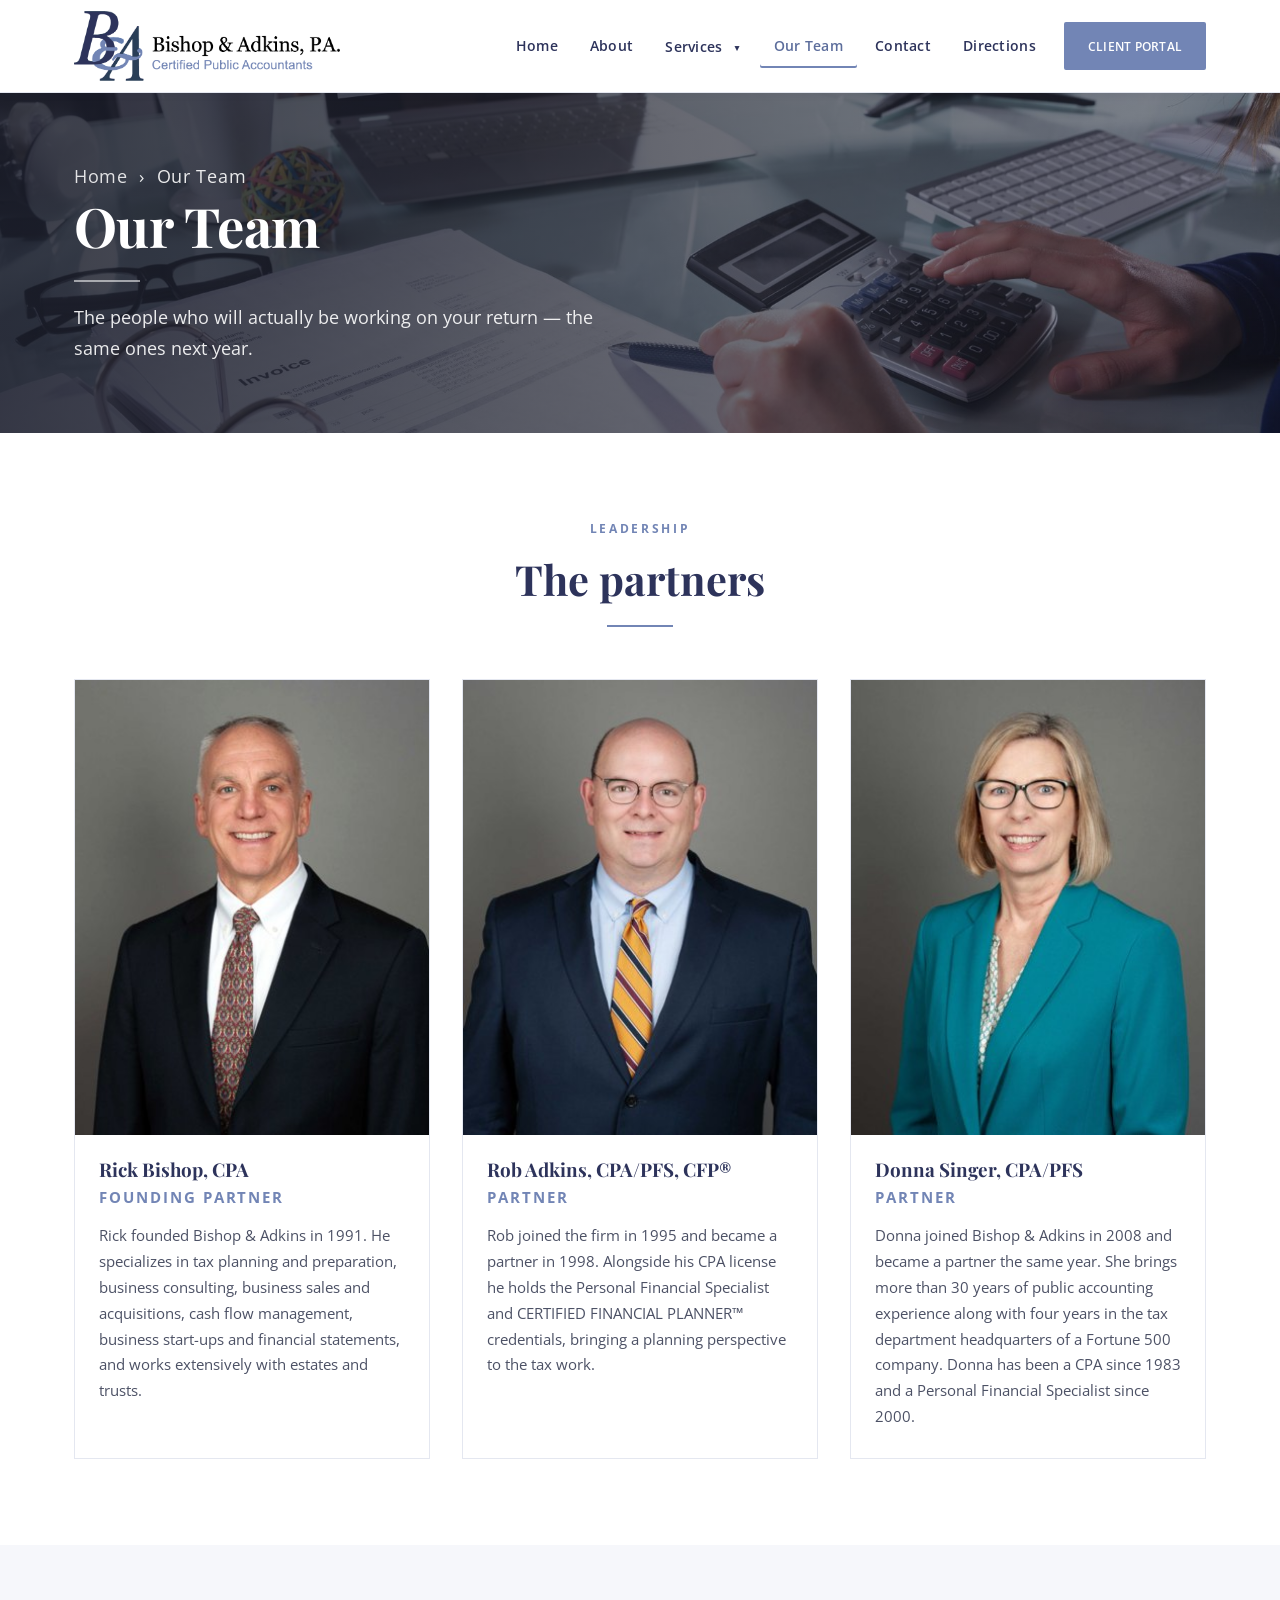
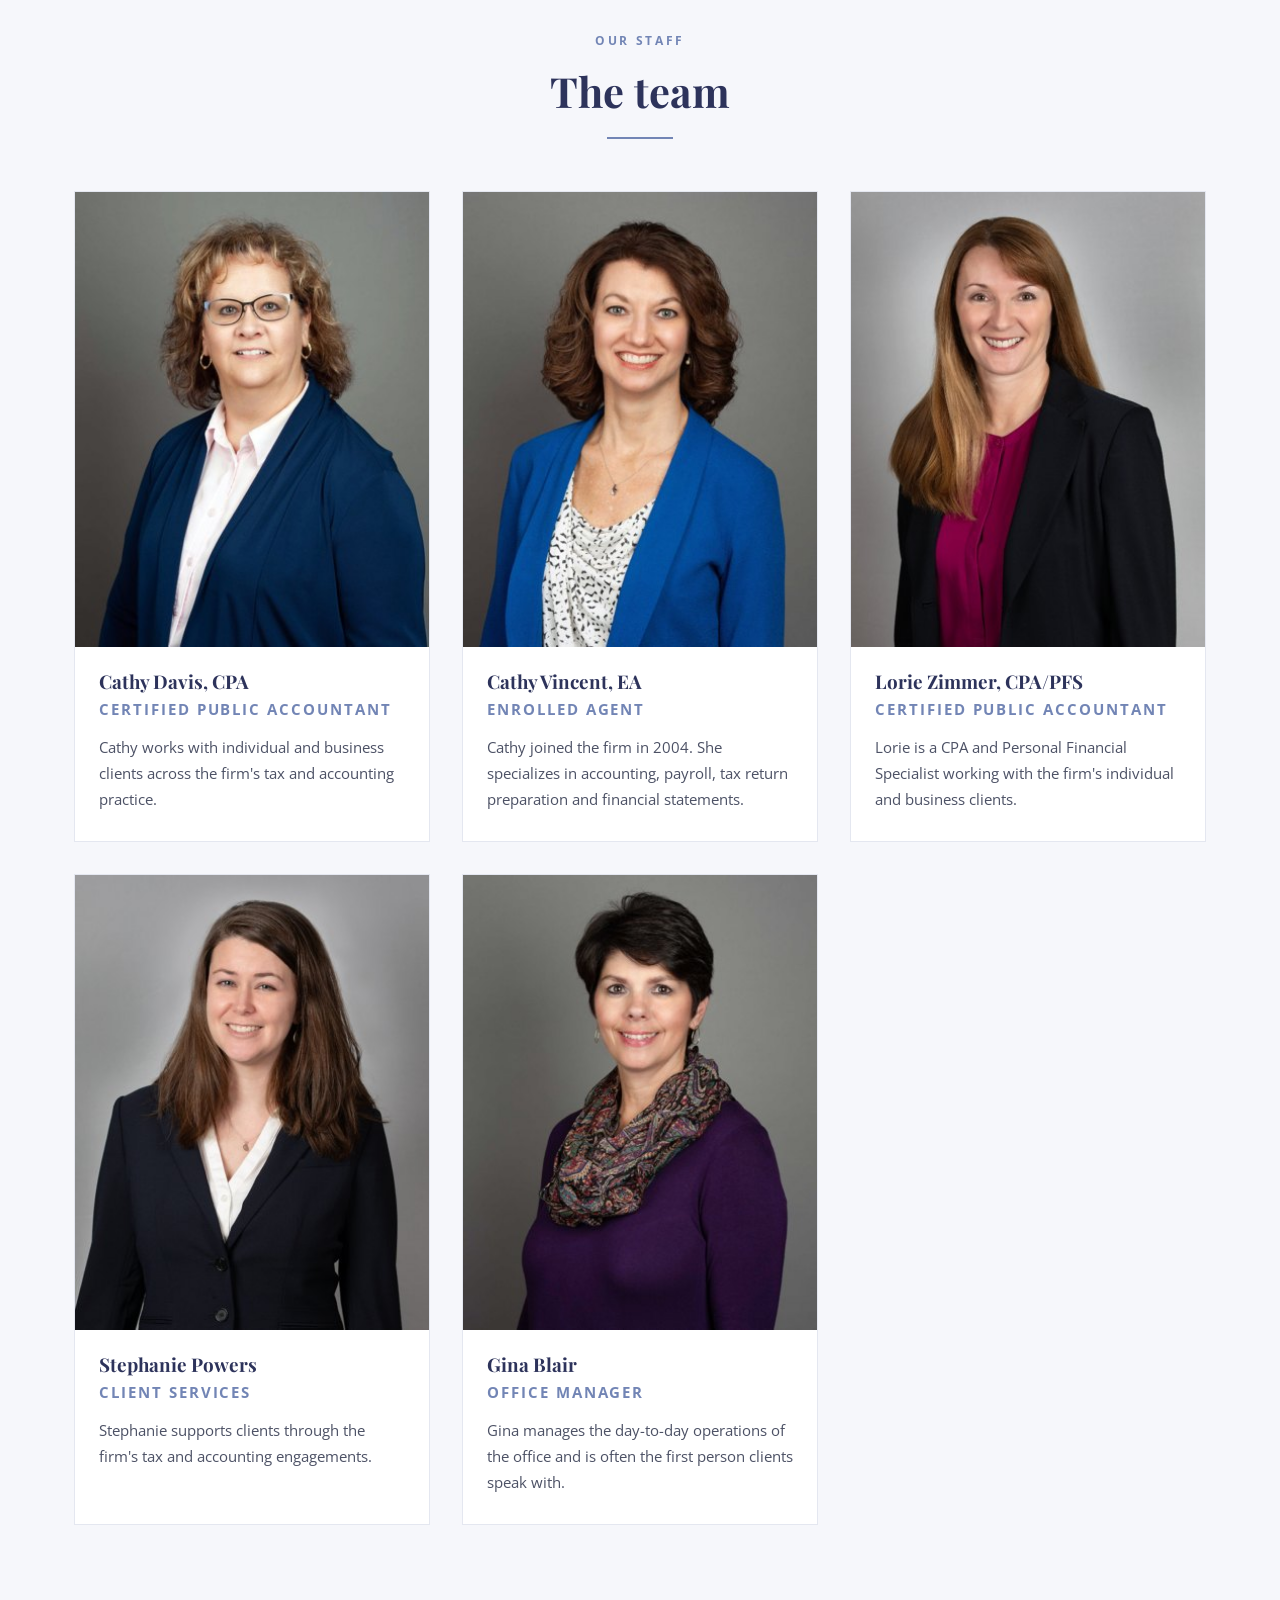
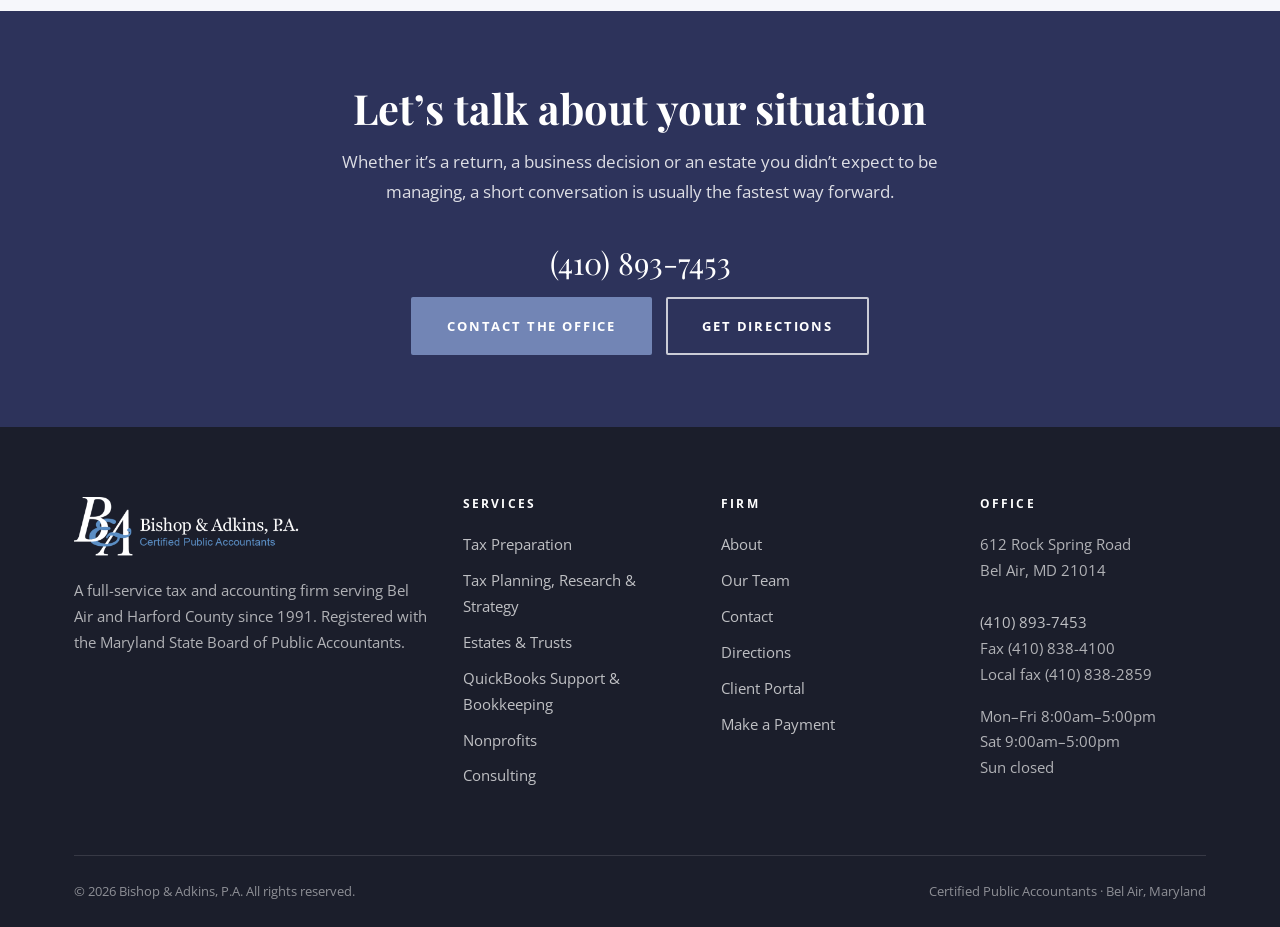
<file: staff.html>
<!DOCTYPE html>
<html lang="en">
<head>
<meta charset="utf-8">
<meta name="viewport" content="width=device-width, initial-scale=1">
<title>Our Team | Bishop &amp; Adkins, P.A. | Bel Air, MD CPAs</title>
<meta name="description" content="Meet the CPAs, Enrolled Agents and staff of Bishop &amp; Adkins, P.A. in Bel Air, Maryland — partners Rick Bishop, Rob Adkins and Donna Singer and the team.">
<link rel="canonical" href="https://www.bishopandadkins.com/staff.html">
<meta property="og:type" content="website">
<meta property="og:site_name" content="Bishop &amp; Adkins, P.A.">
<meta property="og:title" content="Our Team | Bishop &amp; Adkins, P.A. | Bel Air, MD CPAs">
<meta property="og:description" content="Meet the CPAs, Enrolled Agents and staff of Bishop &amp; Adkins, P.A. in Bel Air, Maryland — partners Rick Bishop, Rob Adkins and Donna Singer and the team.">
<meta property="og:url" content="https://www.bishopandadkins.com/staff.html">
<meta property="og:image" content="https://www.bishopandadkins.com/assets/img/general/page-header.jpg">
<meta name="twitter:card" content="summary_large_image">
<link rel="icon" href="favicon.ico" sizes="any">
<link rel="icon" type="image/png" href="assets/img/logo/ba-favicon.png">
<link rel="apple-touch-icon" href="assets/img/logo/ba-favicon.png">
<link rel="preconnect" href="https://fonts.googleapis.com">
<link rel="preconnect" href="https://fonts.gstatic.com" crossorigin>
<link href="https://fonts.googleapis.com/css2?family=Playfair+Display:wght@600;700&family=Open+Sans:wght@400;600;700&display=swap" rel="stylesheet">
<link rel="stylesheet" href="assets/css/style.css">

</head>
<body>
<a class="skip-link" href="#main">Skip to content</a>
<header class="site-header">
  <div class="container header-inner">
    <a class="brand" href="index.html" aria-label="Bishop &amp; Adkins, P.A. — home">
      <img src="assets/img/logo/ba-logo.png" alt="Bishop &amp; Adkins, P.A., Certified Public Accountants" width="808" height="211">
    </a>
    <button class="nav-toggle" aria-expanded="false" aria-controls="site-nav" aria-label="Menu">
      <span></span><span></span><span></span>
    </button>
    <nav class="nav" id="site-nav" aria-label="Main">
        <a href="index.html">Home</a>
        <a href="about.html">About</a>
        <span class="has-sub">
          <a href="services.html" aria-expanded="false">Services <span class="caret">&#9660;</span></a>
          <span class="sub"><a href="tax-preparation.html">Tax Preparation</a><a href="tax-planning.html">Tax Planning, Research &amp; Strategy</a><a href="estates-and-trusts.html">Estates &amp; Trusts</a><a href="quickbooks-and-bookkeeping.html">QuickBooks Support &amp; Bookkeeping</a><a href="nonprofits.html">Nonprofits</a><a href="consulting.html">Consulting</a></span>
        </span>
        <a href="staff.html" aria-current="page">Our Team</a>
        <a href="contact.html">Contact</a>
        <a href="directions.html">Directions</a>
        <a class="btn btn--sm" href="client-portal.html">Client Portal</a>
      </nav>
  </div>
</header>
<div class="nav-backdrop" aria-hidden="true"></div>
<main id="main">
<section class="hero page-hero" style="background-image:url('assets/img/general/page-header.jpg')">
  <div class="container">
    <div class="hero-copy">
      <p class="breadcrumb"><a href="index.html">Home</a> &nbsp;&rsaquo;&nbsp; Our Team</p>
      <h1>Our Team</h1>
      <hr class="rule rule--light">
      <p>The people who will actually be working on your return &mdash; the same ones next year.</p>
    </div>
  </div>
</section>
<section class="section">
  <div class="container">
    <div class="section-head text-center">
      <p class="eyebrow">Leadership</p>
      <h2>The partners</h2>
      <hr class="rule rule--center">
    </div>
    <div class="row"><div class="col-3">
          <div class="card">
            <img src="assets/img/staff/rick-bishop.jpg" alt="Portrait of Rick Bishop, CPA, Founding Partner at Bishop &amp; Adkins, P.A." width="350" height="450" loading="lazy">
            <div class="card-body">
              <h3>Rick Bishop, CPA</h3>
              <p class="card-role">Founding Partner</p>
              <p>Rick founded Bishop &amp; Adkins in 1991. He specializes in tax planning and preparation, business consulting, business sales and acquisitions, cash flow management, business start-ups and financial statements, and works extensively with estates and trusts.</p>
            </div>
          </div>
        </div><div class="col-3">
          <div class="card">
            <img src="assets/img/staff/rob-adkins.jpg" alt="Portrait of Rob Adkins, CPA/PFS, CFP, Partner at Bishop &amp; Adkins, P.A." width="350" height="450" loading="lazy">
            <div class="card-body">
              <h3>Rob Adkins, CPA/PFS, CFP&reg;</h3>
              <p class="card-role">Partner</p>
              <p>Rob joined the firm in 1995 and became a partner in 1998. Alongside his CPA license he holds the Personal Financial Specialist and CERTIFIED FINANCIAL PLANNER&trade; credentials, bringing a planning perspective to the tax work.</p>
            </div>
          </div>
        </div><div class="col-3">
          <div class="card">
            <img src="assets/img/staff/donna-singer.jpg" alt="Portrait of Donna Singer, CPA/PFS, Partner at Bishop &amp; Adkins, P.A." width="350" height="450" loading="lazy">
            <div class="card-body">
              <h3>Donna Singer, CPA/PFS</h3>
              <p class="card-role">Partner</p>
              <p>Donna joined Bishop &amp; Adkins in 2008 and became a partner the same year. She brings more than 30 years of public accounting experience along with four years in the tax department headquarters of a Fortune 500 company. Donna has been a CPA since 1983 and a Personal Financial Specialist since 2000.</p>
            </div>
          </div>
        </div></div>
  </div>
</section>

<section class="section section--alt">
  <div class="container">
    <div class="section-head text-center">
      <p class="eyebrow">Our staff</p>
      <h2>The team</h2>
      <hr class="rule rule--center">
    </div>
    <div class="row"><div class="col-3">
          <div class="card">
            <img src="assets/img/staff/cathy-davis.jpg" alt="Portrait of Cathy Davis, CPA, Certified Public Accountant at Bishop &amp; Adkins, P.A." width="350" height="450" loading="lazy">
            <div class="card-body">
              <h3>Cathy Davis, CPA</h3>
              <p class="card-role">Certified Public Accountant</p>
              <p>Cathy works with individual and business clients across the firm's tax and accounting practice.</p>
            </div>
          </div>
        </div><div class="col-3">
          <div class="card">
            <img src="assets/img/staff/cathy-vincent.jpg" alt="Portrait of Cathy Vincent, EA, Enrolled Agent at Bishop &amp; Adkins, P.A." width="350" height="450" loading="lazy">
            <div class="card-body">
              <h3>Cathy Vincent, EA</h3>
              <p class="card-role">Enrolled Agent</p>
              <p>Cathy joined the firm in 2004. She specializes in accounting, payroll, tax return preparation and financial statements.</p>
            </div>
          </div>
        </div><div class="col-3">
          <div class="card">
            <img src="assets/img/staff/lorie-zimmer.jpg" alt="Portrait of Lorie Zimmer, CPA/PFS, Certified Public Accountant at Bishop &amp; Adkins, P.A." width="350" height="450" loading="lazy">
            <div class="card-body">
              <h3>Lorie Zimmer, CPA/PFS</h3>
              <p class="card-role">Certified Public Accountant</p>
              <p>Lorie is a CPA and Personal Financial Specialist working with the firm's individual and business clients.</p>
            </div>
          </div>
        </div><div class="col-3">
          <div class="card">
            <img src="assets/img/staff/stephanie-powers.jpg" alt="Portrait of Stephanie Powers, Client Services at Bishop &amp; Adkins, P.A." width="350" height="450" loading="lazy">
            <div class="card-body">
              <h3>Stephanie Powers</h3>
              <p class="card-role">Client Services</p>
              <p>Stephanie supports clients through the firm's tax and accounting engagements.</p>
            </div>
          </div>
        </div><div class="col-3">
          <div class="card">
            <img src="assets/img/staff/gina-blair.jpg" alt="Portrait of Gina Blair, Office Manager at Bishop &amp; Adkins, P.A." width="350" height="450" loading="lazy">
            <div class="card-body">
              <h3>Gina Blair</h3>
              <p class="card-role">Office Manager</p>
              <p>Gina manages the day-to-day operations of the office and is often the first person clients speak with.</p>
            </div>
          </div>
        </div></div>
  </div>
</section>

<section class="cta">
  <div class="container">
    <h2>Let&rsquo;s talk about your situation</h2>
    <p>Whether it&rsquo;s a return, a business decision or an estate you didn&rsquo;t expect to be managing, a short conversation is usually the fastest way forward.</p>
    <a class="cta-phone" href="tel:+14108937453">(410) 893-7453</a>
    <div class="btn-group">
      <a class="btn" href="contact.html">Contact the Office</a>
      <a class="btn btn--light" href="directions.html">Get Directions</a>
    </div>
  </div>
</section>
</main>
<footer class="site-footer">
  <div class="container">
    <div class="row">
      <div class="footer-brand">
        <img class="footer-logo" src="assets/img/logo/ba-logo-inverted.png" alt="Bishop &amp; Adkins, P.A." width="770" height="196">
        <p>A full-service tax and accounting firm serving Bel Air and Harford County since 1991. Registered with the Maryland State Board of Public Accountants.</p>
      </div>
      <div class="footer-col">
        <h2>Services</h2>
        <ul class="footer-links"><li><a href="tax-preparation.html">Tax Preparation</a></li><li><a href="tax-planning.html">Tax Planning, Research &amp; Strategy</a></li><li><a href="estates-and-trusts.html">Estates &amp; Trusts</a></li><li><a href="quickbooks-and-bookkeeping.html">QuickBooks Support &amp; Bookkeeping</a></li><li><a href="nonprofits.html">Nonprofits</a></li><li><a href="consulting.html">Consulting</a></li></ul>
      </div>
      <div class="footer-col">
        <h2>Firm</h2>
        <ul class="footer-links">
          <li><a href="about.html">About</a></li>
          <li><a href="staff.html">Our Team</a></li>
          <li><a href="contact.html">Contact</a></li>
          <li><a href="directions.html">Directions</a></li>
          <li><a href="client-portal.html">Client Portal</a></li>
          <li><a href="make-a-payment.html">Make a Payment</a></li>
        </ul>
      </div>
      <div class="footer-col">
        <h2>Office</h2>
        <address>
          612 Rock Spring Road<br>Bel Air, MD 21014<br><br>
          <a href="tel:+14108937453">(410) 893-7453</a><br>
          Fax (410) 838-4100<br>
          Local fax (410) 838-2859
        </address>
        <p style="margin-top:16px">Mon&ndash;Fri 8:00am&ndash;5:00pm<br>Sat 9:00am&ndash;5:00pm<br>Sun closed</p>
      </div>
    </div>
    <div class="footer-bottom">
      <span>&copy; 2026 Bishop &amp; Adkins, P.A. All rights reserved.</span>
      <span>Certified Public Accountants &middot; Bel Air, Maryland</span>
    </div>
  </div>
</footer>
<script src="assets/js/site.js"></script>
</body>
</html>
</file>
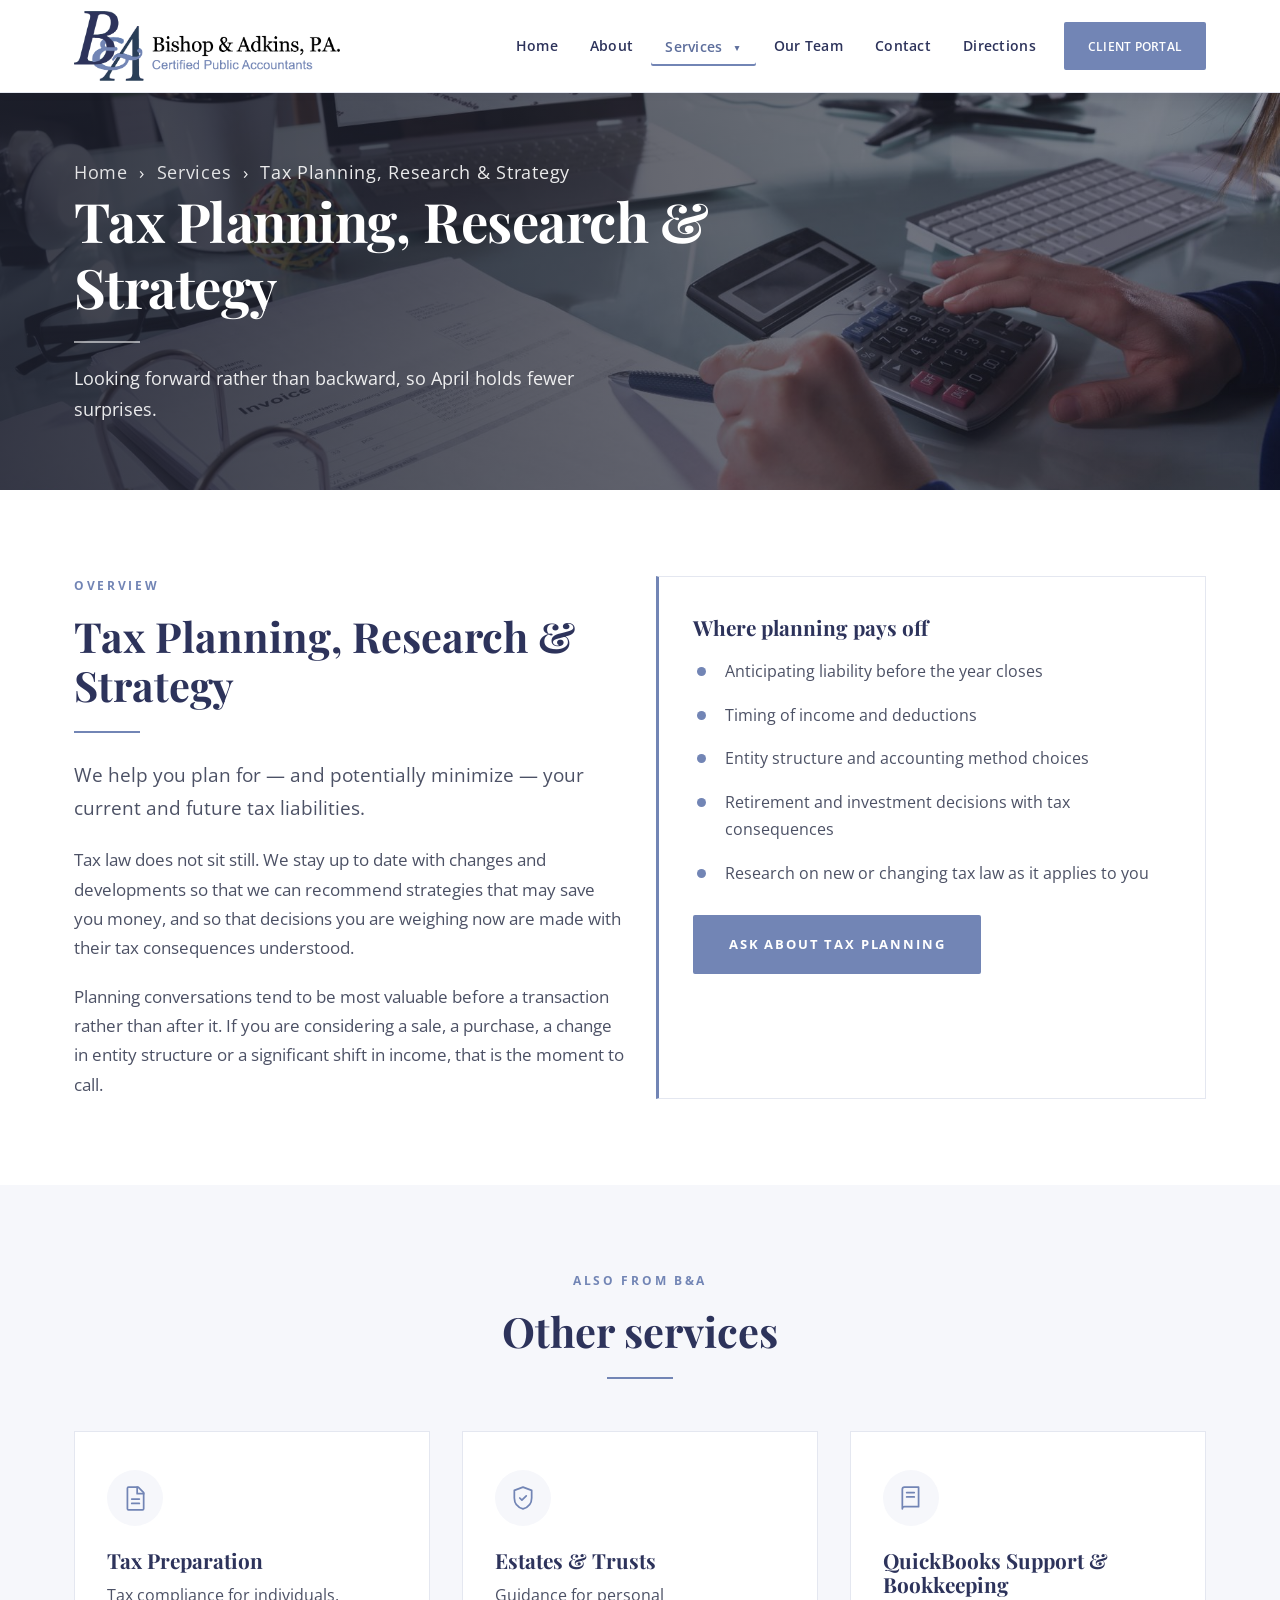
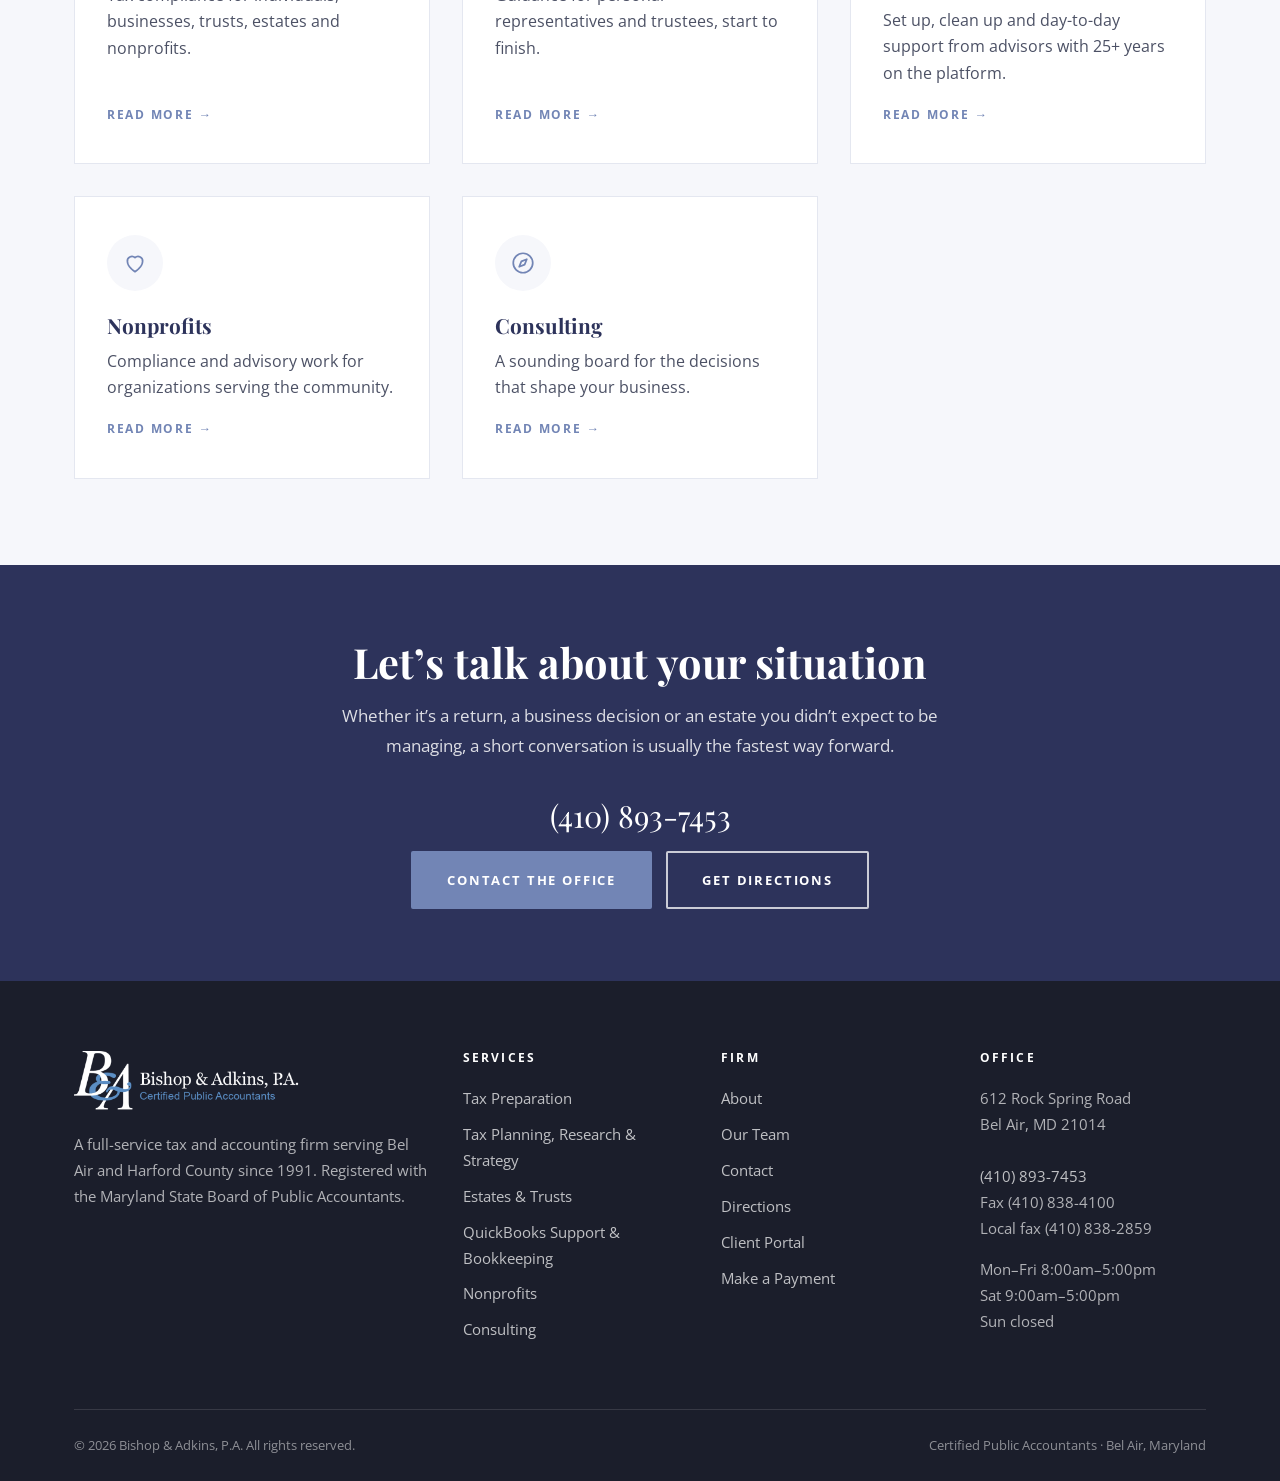
<file: tax-planning.html>
<!DOCTYPE html>
<html lang="en">
<head>
<meta charset="utf-8">
<meta name="viewport" content="width=device-width, initial-scale=1">
<title>Tax Planning | Bishop &amp; Adkins, P.A. | Bel Air, MD</title>
<meta name="description" content="We help you plan for — and potentially minimize — your current and future tax liabilities. Bishop &amp; Adkins, P.A., CPAs in Bel Air, Maryland.">
<link rel="canonical" href="https://www.bishopandadkins.com/tax-planning.html">
<meta property="og:type" content="website">
<meta property="og:site_name" content="Bishop &amp; Adkins, P.A.">
<meta property="og:title" content="Tax Planning | Bishop &amp; Adkins, P.A. | Bel Air, MD">
<meta property="og:description" content="We help you plan for — and potentially minimize — your current and future tax liabilities. Bishop &amp; Adkins, P.A., CPAs in Bel Air, Maryland.">
<meta property="og:url" content="https://www.bishopandadkins.com/tax-planning.html">
<meta property="og:image" content="https://www.bishopandadkins.com/assets/img/general/page-header.jpg">
<meta name="twitter:card" content="summary_large_image">
<link rel="icon" href="favicon.ico" sizes="any">
<link rel="icon" type="image/png" href="assets/img/logo/ba-favicon.png">
<link rel="apple-touch-icon" href="assets/img/logo/ba-favicon.png">
<link rel="preconnect" href="https://fonts.googleapis.com">
<link rel="preconnect" href="https://fonts.gstatic.com" crossorigin>
<link href="https://fonts.googleapis.com/css2?family=Playfair+Display:wght@600;700&family=Open+Sans:wght@400;600;700&display=swap" rel="stylesheet">
<link rel="stylesheet" href="assets/css/style.css">

</head>
<body>
<a class="skip-link" href="#main">Skip to content</a>
<header class="site-header">
  <div class="container header-inner">
    <a class="brand" href="index.html" aria-label="Bishop &amp; Adkins, P.A. — home">
      <img src="assets/img/logo/ba-logo.png" alt="Bishop &amp; Adkins, P.A., Certified Public Accountants" width="808" height="211">
    </a>
    <button class="nav-toggle" aria-expanded="false" aria-controls="site-nav" aria-label="Menu">
      <span></span><span></span><span></span>
    </button>
    <nav class="nav" id="site-nav" aria-label="Main">
        <a href="index.html">Home</a>
        <a href="about.html">About</a>
        <span class="has-sub">
          <a href="services.html" aria-current="page" aria-expanded="false">Services <span class="caret">&#9660;</span></a>
          <span class="sub"><a href="tax-preparation.html">Tax Preparation</a><a href="tax-planning.html">Tax Planning, Research &amp; Strategy</a><a href="estates-and-trusts.html">Estates &amp; Trusts</a><a href="quickbooks-and-bookkeeping.html">QuickBooks Support &amp; Bookkeeping</a><a href="nonprofits.html">Nonprofits</a><a href="consulting.html">Consulting</a></span>
        </span>
        <a href="staff.html">Our Team</a>
        <a href="contact.html">Contact</a>
        <a href="directions.html">Directions</a>
        <a class="btn btn--sm" href="client-portal.html">Client Portal</a>
      </nav>
  </div>
</header>
<div class="nav-backdrop" aria-hidden="true"></div>
<main id="main">
<section class="hero page-hero" style="background-image:url('assets/img/general/page-header.jpg')">
  <div class="container">
    <div class="hero-copy">
      <p class="breadcrumb"><a href="index.html">Home</a> &nbsp;&rsaquo;&nbsp; <a href="services.html">Services</a> &nbsp;&rsaquo;&nbsp; Tax Planning, Research &amp; Strategy</p>
      <h1>Tax Planning, Research &amp; Strategy</h1>
      <hr class="rule rule--light">
      <p>Looking forward rather than backward, so April holds fewer surprises.</p>
    </div>
  </div>
</section>
<section class="section">
  <div class="container">
    <div class="row row--split">
      <div class="col-2">
        <p class="eyebrow">Overview</p>
        <h2>Tax Planning, Research &amp; Strategy</h2>
        <hr class="rule">
        <p class="lead">We help you plan for &mdash; and potentially minimize &mdash; your current and future tax liabilities.</p>
        <p>Tax law does not sit still. We stay up to date with changes and developments so that we can recommend strategies that may save you money, and so that decisions you are weighing now are made with their tax consequences understood.</p><p>Planning conversations tend to be most valuable before a transaction rather than after it. If you are considering a sale, a purchase, a change in entity structure or a significant shift in income, that is the moment to call.</p>
      </div>
      <div class="col-2">
        <div class="panel panel--accent">
          <h3>Where planning pays off</h3>
          <ul class="check"><li>Anticipating liability before the year closes</li><li>Timing of income and deductions</li><li>Entity structure and accounting method choices</li><li>Retirement and investment decisions with tax consequences</li><li>Research on new or changing tax law as it applies to you</li></ul>
          <a class="btn" href="contact.html">Ask About Tax Planning</a>
        </div>
      </div>
    </div>
  </div>
</section>

<section class="section section--alt">
  <div class="container">
    <div class="section-head text-center">
      <p class="eyebrow">Also from B&amp;A</p>
      <h2>Other services</h2>
      <hr class="rule rule--center">
    </div>
    <div class="row"><div class="col-3"><div class="icon-box"><span class="ico"><svg class="" viewBox="0 0 24 24" fill="none" stroke="currentColor" stroke-width="1.6" stroke-linecap="round" stroke-linejoin="round" aria-hidden="true" focusable="false"><path d="M6 2h9l5 5v15a1 1 0 0 1-1 1H6a1 1 0 0 1-1-1V3a1 1 0 0 1 1-1z"/><path d="M14 2v6h6"/><path d="M9 13h7M9 17h7"/></svg></span><h3>Tax Preparation</h3><p>Tax compliance for individuals, businesses, trusts, estates and nonprofits.</p><a class="more" href="tax-preparation.html">Read more &rarr;</a></div></div><div class="col-3"><div class="icon-box"><span class="ico"><svg class="" viewBox="0 0 24 24" fill="none" stroke="currentColor" stroke-width="1.6" stroke-linecap="round" stroke-linejoin="round" aria-hidden="true" focusable="false"><path d="M12 2l8 3v7c0 5-3.4 8.7-8 10-4.6-1.3-8-5-8-10V5l8-3z"/><path d="M9 12l2 2 4-4"/></svg></span><h3>Estates &amp; Trusts</h3><p>Guidance for personal representatives and trustees, start to finish.</p><a class="more" href="estates-and-trusts.html">Read more &rarr;</a></div></div><div class="col-3"><div class="icon-box"><span class="ico"><svg class="" viewBox="0 0 24 24" fill="none" stroke="currentColor" stroke-width="1.6" stroke-linecap="round" stroke-linejoin="round" aria-hidden="true" focusable="false"><path d="M4 4a2 2 0 0 1 2-2h13v18H6a2 2 0 0 0-2 2V4z"/><path d="M8 7h7M8 11h7"/></svg></span><h3>QuickBooks Support &amp; Bookkeeping</h3><p>Set up, clean up and day-to-day support from advisors with 25+ years on the platform.</p><a class="more" href="quickbooks-and-bookkeeping.html">Read more &rarr;</a></div></div><div class="col-3"><div class="icon-box"><span class="ico"><svg class="" viewBox="0 0 24 24" fill="none" stroke="currentColor" stroke-width="1.6" stroke-linecap="round" stroke-linejoin="round" aria-hidden="true" focusable="false"><path d="M12 20s-7-4.4-7-9.3A4.2 4.2 0 0 1 12 7a4.2 4.2 0 0 1 7 3.7C19 15.6 12 20 12 20z"/></svg></span><h3>Nonprofits</h3><p>Compliance and advisory work for organizations serving the community.</p><a class="more" href="nonprofits.html">Read more &rarr;</a></div></div><div class="col-3"><div class="icon-box"><span class="ico"><svg class="" viewBox="0 0 24 24" fill="none" stroke="currentColor" stroke-width="1.6" stroke-linecap="round" stroke-linejoin="round" aria-hidden="true" focusable="false"><circle cx="12" cy="12" r="9"/><path d="M15.5 8.5l-2 5-5 2 2-5 5-2z"/></svg></span><h3>Consulting</h3><p>A sounding board for the decisions that shape your business.</p><a class="more" href="consulting.html">Read more &rarr;</a></div></div></div>
  </div>
</section>

<section class="cta">
  <div class="container">
    <h2>Let&rsquo;s talk about your situation</h2>
    <p>Whether it&rsquo;s a return, a business decision or an estate you didn&rsquo;t expect to be managing, a short conversation is usually the fastest way forward.</p>
    <a class="cta-phone" href="tel:+14108937453">(410) 893-7453</a>
    <div class="btn-group">
      <a class="btn" href="contact.html">Contact the Office</a>
      <a class="btn btn--light" href="directions.html">Get Directions</a>
    </div>
  </div>
</section>
</main>
<footer class="site-footer">
  <div class="container">
    <div class="row">
      <div class="footer-brand">
        <img class="footer-logo" src="assets/img/logo/ba-logo-inverted.png" alt="Bishop &amp; Adkins, P.A." width="770" height="196">
        <p>A full-service tax and accounting firm serving Bel Air and Harford County since 1991. Registered with the Maryland State Board of Public Accountants.</p>
      </div>
      <div class="footer-col">
        <h2>Services</h2>
        <ul class="footer-links"><li><a href="tax-preparation.html">Tax Preparation</a></li><li><a href="tax-planning.html">Tax Planning, Research &amp; Strategy</a></li><li><a href="estates-and-trusts.html">Estates &amp; Trusts</a></li><li><a href="quickbooks-and-bookkeeping.html">QuickBooks Support &amp; Bookkeeping</a></li><li><a href="nonprofits.html">Nonprofits</a></li><li><a href="consulting.html">Consulting</a></li></ul>
      </div>
      <div class="footer-col">
        <h2>Firm</h2>
        <ul class="footer-links">
          <li><a href="about.html">About</a></li>
          <li><a href="staff.html">Our Team</a></li>
          <li><a href="contact.html">Contact</a></li>
          <li><a href="directions.html">Directions</a></li>
          <li><a href="client-portal.html">Client Portal</a></li>
          <li><a href="make-a-payment.html">Make a Payment</a></li>
        </ul>
      </div>
      <div class="footer-col">
        <h2>Office</h2>
        <address>
          612 Rock Spring Road<br>Bel Air, MD 21014<br><br>
          <a href="tel:+14108937453">(410) 893-7453</a><br>
          Fax (410) 838-4100<br>
          Local fax (410) 838-2859
        </address>
        <p style="margin-top:16px">Mon&ndash;Fri 8:00am&ndash;5:00pm<br>Sat 9:00am&ndash;5:00pm<br>Sun closed</p>
      </div>
    </div>
    <div class="footer-bottom">
      <span>&copy; 2026 Bishop &amp; Adkins, P.A. All rights reserved.</span>
      <span>Certified Public Accountants &middot; Bel Air, Maryland</span>
    </div>
  </div>
</footer>
<script src="assets/js/site.js"></script>
</body>
</html>
</file>
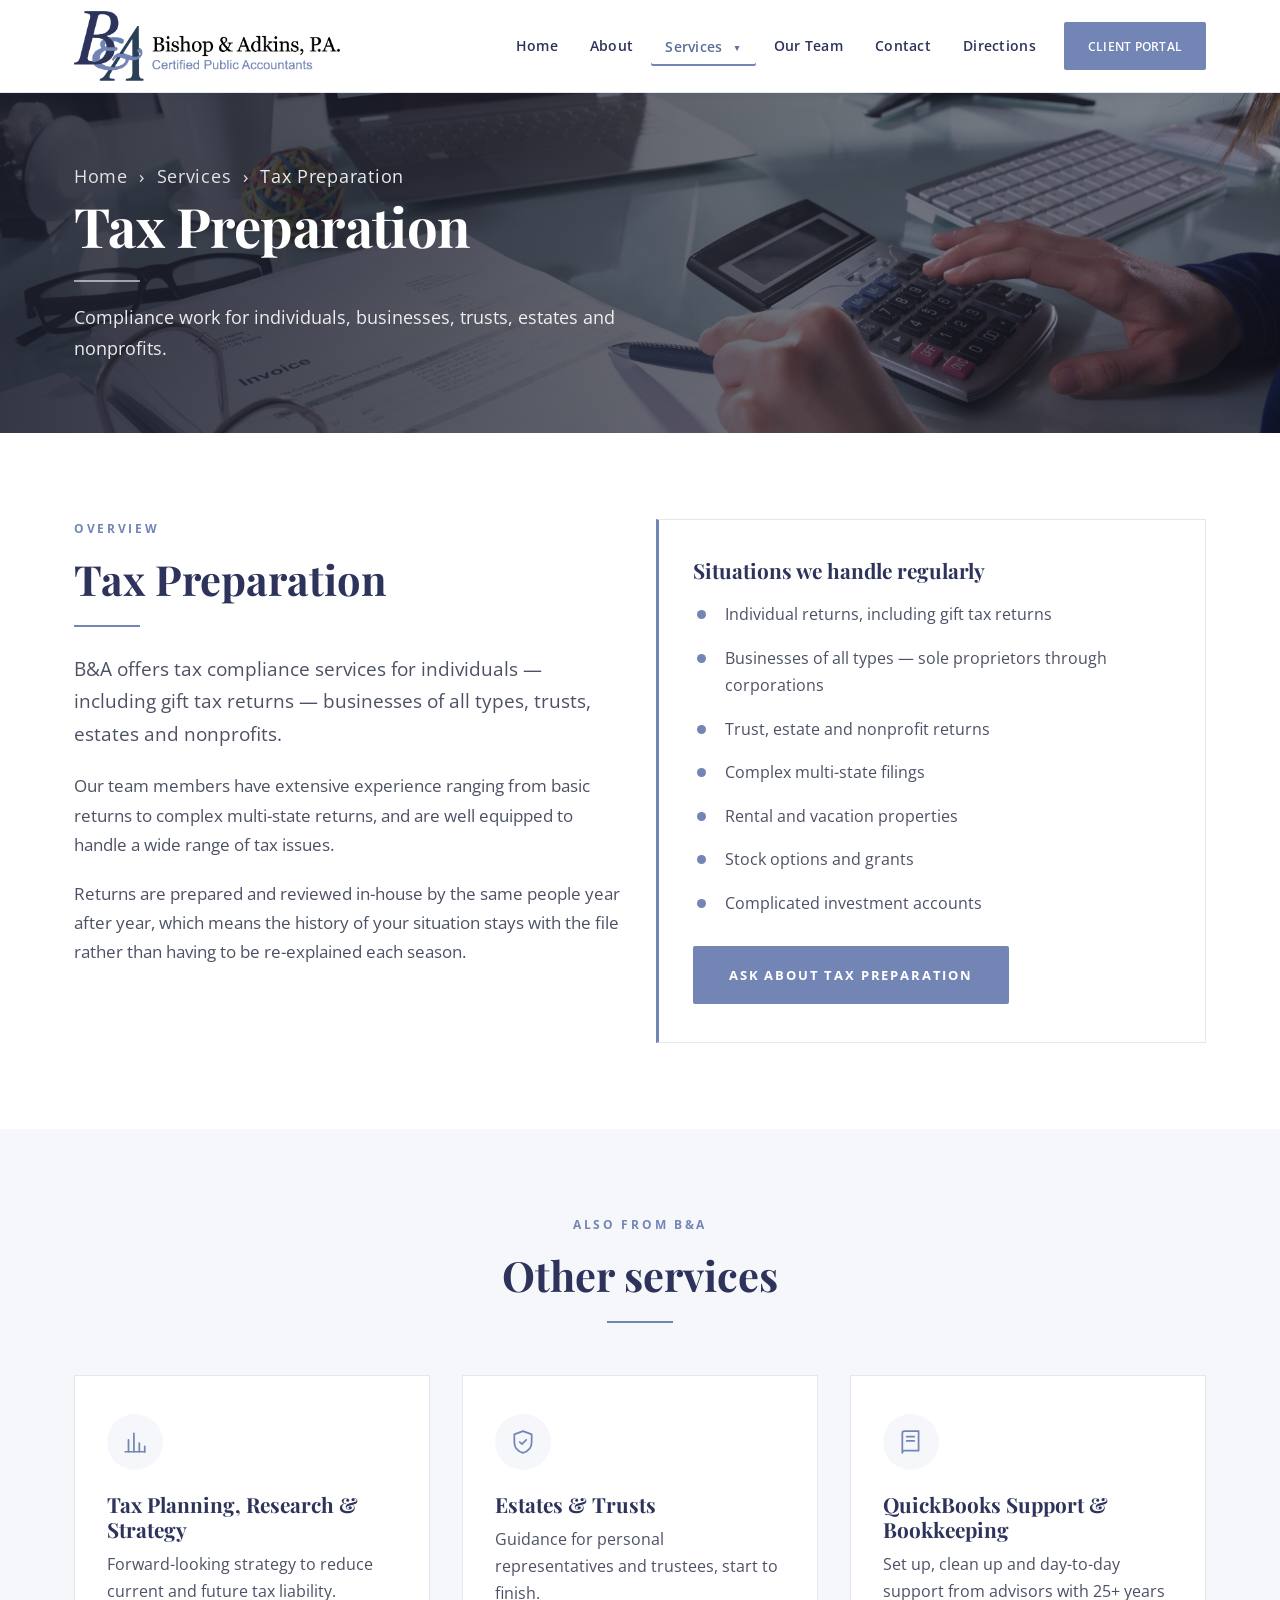
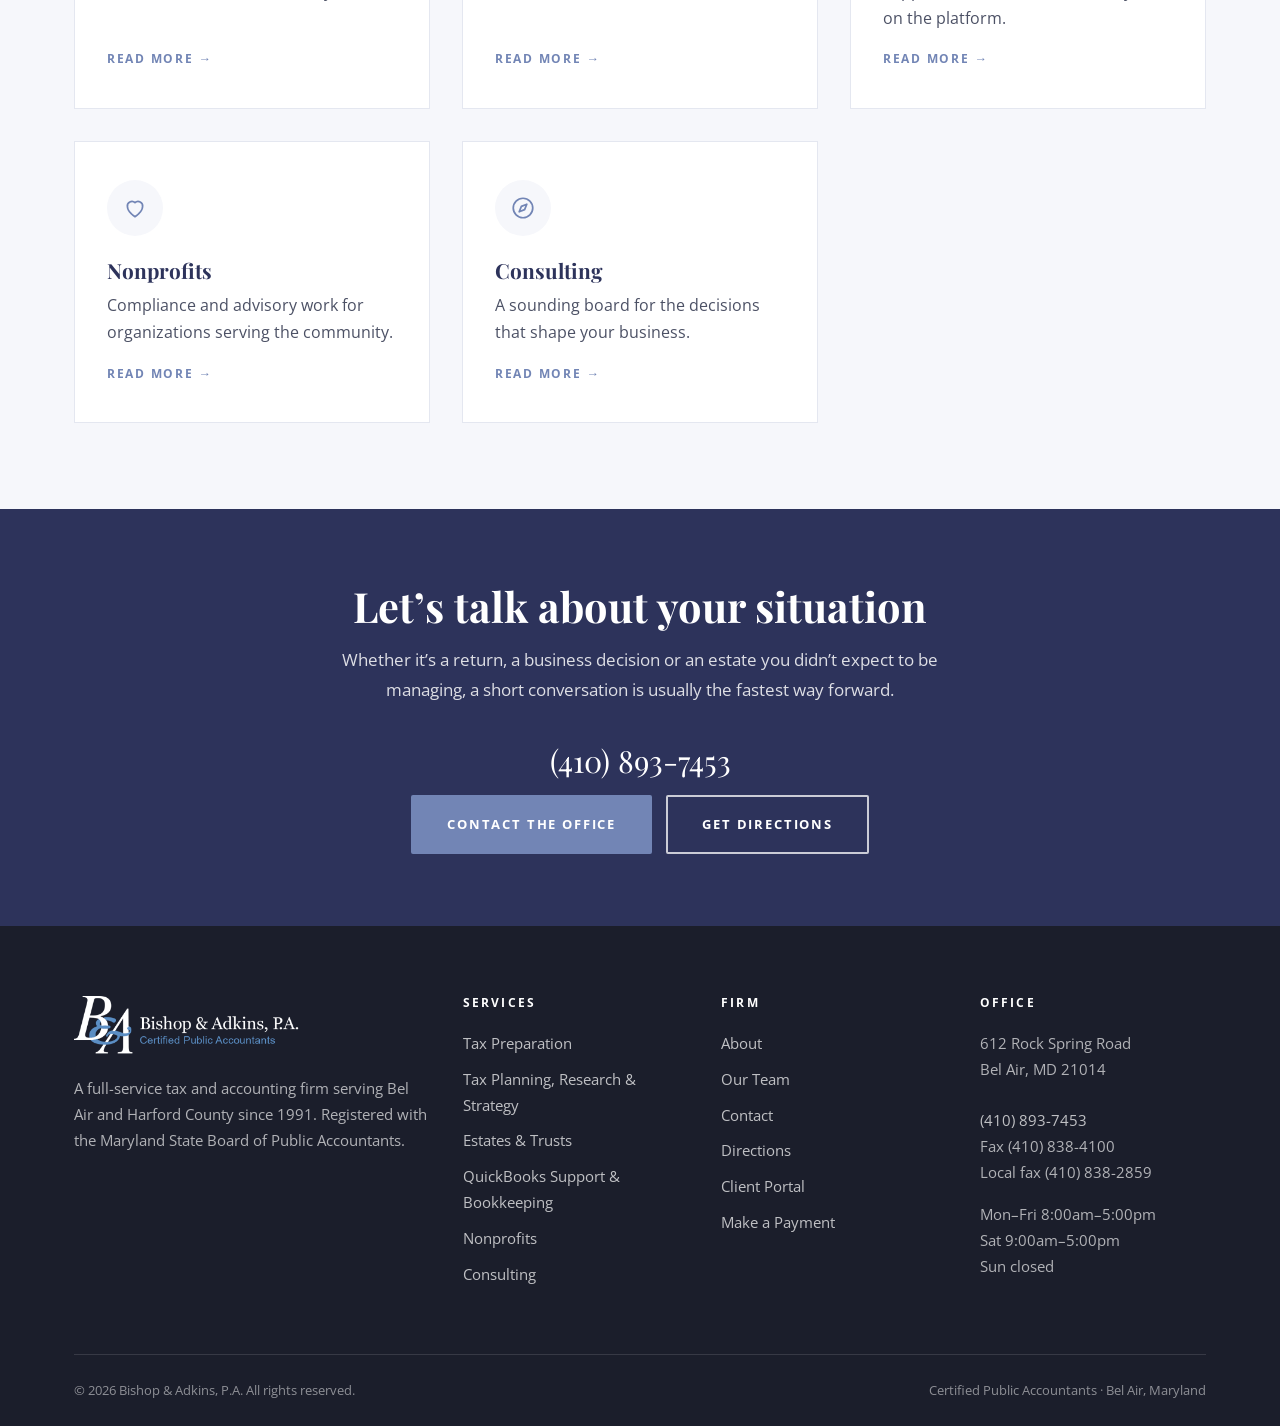
<file: tax-preparation.html>
<!DOCTYPE html>
<html lang="en">
<head>
<meta charset="utf-8">
<meta name="viewport" content="width=device-width, initial-scale=1">
<title>Tax Preparation | Bishop &amp; Adkins, P.A. | Bel Air, MD</title>
<meta name="description" content="BandA offers tax compliance services for individuals — including gift tax returns — businesses of all types, trusts, estates and nonprofits. Bishop &amp.">
<link rel="canonical" href="https://www.bishopandadkins.com/tax-preparation.html">
<meta property="og:type" content="website">
<meta property="og:site_name" content="Bishop &amp; Adkins, P.A.">
<meta property="og:title" content="Tax Preparation | Bishop &amp; Adkins, P.A. | Bel Air, MD">
<meta property="og:description" content="BandA offers tax compliance services for individuals — including gift tax returns — businesses of all types, trusts, estates and nonprofits. Bishop &amp.">
<meta property="og:url" content="https://www.bishopandadkins.com/tax-preparation.html">
<meta property="og:image" content="https://www.bishopandadkins.com/assets/img/general/page-header.jpg">
<meta name="twitter:card" content="summary_large_image">
<link rel="icon" href="favicon.ico" sizes="any">
<link rel="icon" type="image/png" href="assets/img/logo/ba-favicon.png">
<link rel="apple-touch-icon" href="assets/img/logo/ba-favicon.png">
<link rel="preconnect" href="https://fonts.googleapis.com">
<link rel="preconnect" href="https://fonts.gstatic.com" crossorigin>
<link href="https://fonts.googleapis.com/css2?family=Playfair+Display:wght@600;700&family=Open+Sans:wght@400;600;700&display=swap" rel="stylesheet">
<link rel="stylesheet" href="assets/css/style.css">

</head>
<body>
<a class="skip-link" href="#main">Skip to content</a>
<header class="site-header">
  <div class="container header-inner">
    <a class="brand" href="index.html" aria-label="Bishop &amp; Adkins, P.A. — home">
      <img src="assets/img/logo/ba-logo.png" alt="Bishop &amp; Adkins, P.A., Certified Public Accountants" width="808" height="211">
    </a>
    <button class="nav-toggle" aria-expanded="false" aria-controls="site-nav" aria-label="Menu">
      <span></span><span></span><span></span>
    </button>
    <nav class="nav" id="site-nav" aria-label="Main">
        <a href="index.html">Home</a>
        <a href="about.html">About</a>
        <span class="has-sub">
          <a href="services.html" aria-current="page" aria-expanded="false">Services <span class="caret">&#9660;</span></a>
          <span class="sub"><a href="tax-preparation.html">Tax Preparation</a><a href="tax-planning.html">Tax Planning, Research &amp; Strategy</a><a href="estates-and-trusts.html">Estates &amp; Trusts</a><a href="quickbooks-and-bookkeeping.html">QuickBooks Support &amp; Bookkeeping</a><a href="nonprofits.html">Nonprofits</a><a href="consulting.html">Consulting</a></span>
        </span>
        <a href="staff.html">Our Team</a>
        <a href="contact.html">Contact</a>
        <a href="directions.html">Directions</a>
        <a class="btn btn--sm" href="client-portal.html">Client Portal</a>
      </nav>
  </div>
</header>
<div class="nav-backdrop" aria-hidden="true"></div>
<main id="main">
<section class="hero page-hero" style="background-image:url('assets/img/general/page-header.jpg')">
  <div class="container">
    <div class="hero-copy">
      <p class="breadcrumb"><a href="index.html">Home</a> &nbsp;&rsaquo;&nbsp; <a href="services.html">Services</a> &nbsp;&rsaquo;&nbsp; Tax Preparation</p>
      <h1>Tax Preparation</h1>
      <hr class="rule rule--light">
      <p>Compliance work for individuals, businesses, trusts, estates and nonprofits.</p>
    </div>
  </div>
</section>
<section class="section">
  <div class="container">
    <div class="row row--split">
      <div class="col-2">
        <p class="eyebrow">Overview</p>
        <h2>Tax Preparation</h2>
        <hr class="rule">
        <p class="lead">B&amp;A offers tax compliance services for individuals &mdash; including gift tax returns &mdash; businesses of all types, trusts, estates and nonprofits.</p>
        <p>Our team members have extensive experience ranging from basic returns to complex multi-state returns, and are well equipped to handle a wide range of tax issues.</p><p>Returns are prepared and reviewed in-house by the same people year after year, which means the history of your situation stays with the file rather than having to be re-explained each season.</p>
      </div>
      <div class="col-2">
        <div class="panel panel--accent">
          <h3>Situations we handle regularly</h3>
          <ul class="check"><li>Individual returns, including gift tax returns</li><li>Businesses of all types &mdash; sole proprietors through corporations</li><li>Trust, estate and nonprofit returns</li><li>Complex multi-state filings</li><li>Rental and vacation properties</li><li>Stock options and grants</li><li>Complicated investment accounts</li></ul>
          <a class="btn" href="contact.html">Ask About Tax Preparation</a>
        </div>
      </div>
    </div>
  </div>
</section>

<section class="section section--alt">
  <div class="container">
    <div class="section-head text-center">
      <p class="eyebrow">Also from B&amp;A</p>
      <h2>Other services</h2>
      <hr class="rule rule--center">
    </div>
    <div class="row"><div class="col-3"><div class="icon-box"><span class="ico"><svg class="" viewBox="0 0 24 24" fill="none" stroke="currentColor" stroke-width="1.6" stroke-linecap="round" stroke-linejoin="round" aria-hidden="true" focusable="false"><path d="M3 21h18"/><path d="M6 21V10M11 21V4M16 21v-8M21 21v-5"/></svg></span><h3>Tax Planning, Research &amp; Strategy</h3><p>Forward-looking strategy to reduce current and future tax liability.</p><a class="more" href="tax-planning.html">Read more &rarr;</a></div></div><div class="col-3"><div class="icon-box"><span class="ico"><svg class="" viewBox="0 0 24 24" fill="none" stroke="currentColor" stroke-width="1.6" stroke-linecap="round" stroke-linejoin="round" aria-hidden="true" focusable="false"><path d="M12 2l8 3v7c0 5-3.4 8.7-8 10-4.6-1.3-8-5-8-10V5l8-3z"/><path d="M9 12l2 2 4-4"/></svg></span><h3>Estates &amp; Trusts</h3><p>Guidance for personal representatives and trustees, start to finish.</p><a class="more" href="estates-and-trusts.html">Read more &rarr;</a></div></div><div class="col-3"><div class="icon-box"><span class="ico"><svg class="" viewBox="0 0 24 24" fill="none" stroke="currentColor" stroke-width="1.6" stroke-linecap="round" stroke-linejoin="round" aria-hidden="true" focusable="false"><path d="M4 4a2 2 0 0 1 2-2h13v18H6a2 2 0 0 0-2 2V4z"/><path d="M8 7h7M8 11h7"/></svg></span><h3>QuickBooks Support &amp; Bookkeeping</h3><p>Set up, clean up and day-to-day support from advisors with 25+ years on the platform.</p><a class="more" href="quickbooks-and-bookkeeping.html">Read more &rarr;</a></div></div><div class="col-3"><div class="icon-box"><span class="ico"><svg class="" viewBox="0 0 24 24" fill="none" stroke="currentColor" stroke-width="1.6" stroke-linecap="round" stroke-linejoin="round" aria-hidden="true" focusable="false"><path d="M12 20s-7-4.4-7-9.3A4.2 4.2 0 0 1 12 7a4.2 4.2 0 0 1 7 3.7C19 15.6 12 20 12 20z"/></svg></span><h3>Nonprofits</h3><p>Compliance and advisory work for organizations serving the community.</p><a class="more" href="nonprofits.html">Read more &rarr;</a></div></div><div class="col-3"><div class="icon-box"><span class="ico"><svg class="" viewBox="0 0 24 24" fill="none" stroke="currentColor" stroke-width="1.6" stroke-linecap="round" stroke-linejoin="round" aria-hidden="true" focusable="false"><circle cx="12" cy="12" r="9"/><path d="M15.5 8.5l-2 5-5 2 2-5 5-2z"/></svg></span><h3>Consulting</h3><p>A sounding board for the decisions that shape your business.</p><a class="more" href="consulting.html">Read more &rarr;</a></div></div></div>
  </div>
</section>

<section class="cta">
  <div class="container">
    <h2>Let&rsquo;s talk about your situation</h2>
    <p>Whether it&rsquo;s a return, a business decision or an estate you didn&rsquo;t expect to be managing, a short conversation is usually the fastest way forward.</p>
    <a class="cta-phone" href="tel:+14108937453">(410) 893-7453</a>
    <div class="btn-group">
      <a class="btn" href="contact.html">Contact the Office</a>
      <a class="btn btn--light" href="directions.html">Get Directions</a>
    </div>
  </div>
</section>
</main>
<footer class="site-footer">
  <div class="container">
    <div class="row">
      <div class="footer-brand">
        <img class="footer-logo" src="assets/img/logo/ba-logo-inverted.png" alt="Bishop &amp; Adkins, P.A." width="770" height="196">
        <p>A full-service tax and accounting firm serving Bel Air and Harford County since 1991. Registered with the Maryland State Board of Public Accountants.</p>
      </div>
      <div class="footer-col">
        <h2>Services</h2>
        <ul class="footer-links"><li><a href="tax-preparation.html">Tax Preparation</a></li><li><a href="tax-planning.html">Tax Planning, Research &amp; Strategy</a></li><li><a href="estates-and-trusts.html">Estates &amp; Trusts</a></li><li><a href="quickbooks-and-bookkeeping.html">QuickBooks Support &amp; Bookkeeping</a></li><li><a href="nonprofits.html">Nonprofits</a></li><li><a href="consulting.html">Consulting</a></li></ul>
      </div>
      <div class="footer-col">
        <h2>Firm</h2>
        <ul class="footer-links">
          <li><a href="about.html">About</a></li>
          <li><a href="staff.html">Our Team</a></li>
          <li><a href="contact.html">Contact</a></li>
          <li><a href="directions.html">Directions</a></li>
          <li><a href="client-portal.html">Client Portal</a></li>
          <li><a href="make-a-payment.html">Make a Payment</a></li>
        </ul>
      </div>
      <div class="footer-col">
        <h2>Office</h2>
        <address>
          612 Rock Spring Road<br>Bel Air, MD 21014<br><br>
          <a href="tel:+14108937453">(410) 893-7453</a><br>
          Fax (410) 838-4100<br>
          Local fax (410) 838-2859
        </address>
        <p style="margin-top:16px">Mon&ndash;Fri 8:00am&ndash;5:00pm<br>Sat 9:00am&ndash;5:00pm<br>Sun closed</p>
      </div>
    </div>
    <div class="footer-bottom">
      <span>&copy; 2026 Bishop &amp; Adkins, P.A. All rights reserved.</span>
      <span>Certified Public Accountants &middot; Bel Air, Maryland</span>
    </div>
  </div>
</footer>
<script src="assets/js/site.js"></script>
</body>
</html>
</file>
<file: assets/css/style.css>
/* ==========================================================================
   Bishop & Adkins, P.A.
   Static build structured for rebuild in Elementor / Jupiter X.

   Every block below maps to a native Elementor widget:
     .section / .container / .row / .col ... Flex Container
     .heading / .eyebrow / .lead .......... Heading + Text Editor
     .btn ................................. Button
     .icon-box ............................ Icon Box
     .card ................................ Image Box
     .accordion ........................... Accordion
     .stars ............................... Star Rating
   No CSS grid, no JS-driven layout.
   ========================================================================== */

:root{
  --navy:#2D335B;
  --navy-deep:#293E57;
  --periwinkle:#7285B5;
  --periwinkle-dark:#5D6E9C;
  --blue-bright:#5B8EC4;
  --ink:#1B1E2B;
  --body:#4C5165;
  --muted:#767C90;
  --line:#E4E7F0;
  --bg-alt:#F6F7FB;
  --white:#fff;

  --serif:'Playfair Display',Georgia,'Times New Roman',serif;
  --sans:'Open Sans',-apple-system,BlinkMacSystemFont,'Segoe UI',Helvetica,Arial,sans-serif;

  --wrap:1180px;
  --gap:32px;
  --radius:2px;
  --shadow:0 2px 18px rgba(45,51,91,.09);
  --shadow-lg:0 12px 40px rgba(45,51,91,.14);
}

*,*::before,*::after{box-sizing:border-box}
html{scroll-behavior:smooth;-webkit-text-size-adjust:100%}
body{
  margin:0;font-family:var(--sans);font-size:17px;line-height:1.72;
  color:var(--body);background:var(--white);-webkit-font-smoothing:antialiased;
}
img{max-width:100%;height:auto;display:block}
a{color:var(--periwinkle-dark);text-decoration:none;transition:color .2s ease}
a:hover{color:var(--navy)}

h1,h2,h3,h4{font-family:var(--serif);color:var(--navy);margin:0 0 .5em;font-weight:700;line-height:1.2}
h1{font-size:clamp(2.2rem,5vw,3.4rem);letter-spacing:-.01em}
h2{font-size:clamp(1.8rem,3.6vw,2.6rem)}
h3{font-size:1.3rem}
h4{font-size:1.08rem}
p{margin:0 0 1.15em}
p:last-child{margin-bottom:0}

/* ---------- Layout ------------------------------------------------------ */
.container{width:100%;max-width:var(--wrap);margin:0 auto;padding:0 24px}
.container--narrow{max-width:880px}
.section{padding:86px 0}
.section--tight{padding:60px 0}
.section--alt{background:var(--bg-alt)}
.section--navy{background:var(--navy);color:rgba(255,255,255,.86)}
.section--navy h2,.section--navy h3{color:#fff}

.row{display:flex;flex-wrap:wrap;gap:var(--gap);align-items:stretch}
.row--center{align-items:center}
.row--middle{align-items:center}
.col{flex:1 1 0;min-width:0}
/* max-width keeps a short final row (e.g. 2 cards in a 3-up grid) at column
   width instead of stretching to fill the line. */
.col-2{flex:1 1 calc(50% - var(--gap)/2);max-width:calc(50% - var(--gap)/2);min-width:280px}
.col-3{flex:1 1 calc(33.333% - var(--gap)*2/3);max-width:calc(33.333% - var(--gap)*2/3);min-width:260px}
.col-4{flex:1 1 calc(25% - var(--gap)*3/4);max-width:calc(25% - var(--gap)*3/4);min-width:210px}

.text-center{text-align:center}
.mx-auto{margin-left:auto;margin-right:auto}

/* ---------- Type helpers ------------------------------------------------ */
.eyebrow{
  font-family:var(--sans);font-size:.76rem;font-weight:700;letter-spacing:.22em;
  text-transform:uppercase;color:var(--periwinkle);margin:0 0 14px;
}
.lead{font-size:1.16rem;line-height:1.75;color:var(--body)}
.rule{width:66px;height:2px;background:var(--periwinkle);border:0;margin:0 0 26px}
.rule--center{margin-left:auto;margin-right:auto}
.rule--light{background:rgba(255,255,255,.55)}
.section-head{max-width:720px;margin-bottom:52px}
.section-head.text-center{margin-left:auto;margin-right:auto}

/* ---------- Buttons ----------------------------------------------------- */
.btn{
  display:inline-block;font-family:var(--sans);font-size:.82rem;font-weight:700;
  letter-spacing:.14em;text-transform:uppercase;padding:16px 34px;border-radius:var(--radius);
  background:var(--periwinkle);color:#fff;border:2px solid var(--periwinkle);
  transition:background .2s ease,border-color .2s ease,color .2s ease,transform .2s ease;
  cursor:pointer;text-align:center;
}
.btn:hover{background:var(--navy);border-color:var(--navy);color:#fff;transform:translateY(-1px)}
.btn--outline{background:transparent;color:var(--navy);border-color:var(--navy)}
.btn--outline:hover{background:var(--navy);color:#fff}
.btn--light{background:transparent;color:#fff;border-color:rgba(255,255,255,.75)}
.btn--light:hover{background:#fff;color:var(--navy);border-color:#fff}
.btn--sm{padding:11px 22px;font-size:.74rem}
.btn-group{display:flex;flex-wrap:wrap;gap:14px}

/* ---------- Header ------------------------------------------------------ */
.site-header{
  position:sticky;top:0;z-index:100;background:#fff;
  border-bottom:1px solid var(--line);box-shadow:0 1px 10px rgba(45,51,91,.05);
}
.header-inner{display:flex;align-items:center;justify-content:space-between;gap:24px;min-height:92px}
.brand{display:flex;align-items:center;flex-shrink:0}
.brand img{width:266px;max-width:58vw}

.nav{display:flex;align-items:center;gap:4px}
.nav a{
  font-size:.9rem;font-weight:600;color:var(--navy);padding:10px 14px;
  letter-spacing:.02em;border-radius:var(--radius);
}
.nav a:hover,.nav a[aria-current="page"]{color:var(--periwinkle-dark)}
.nav a[aria-current="page"]{box-shadow:inset 0 -2px 0 var(--periwinkle)}
.nav .btn{color:#fff;padding:12px 22px;font-size:.74rem;margin-left:10px}
.nav .btn:hover{color:#fff}

/* dropdown — CSS only, hover on desktop */
.has-sub{position:relative}
.sub{
  position:absolute;top:100%;left:0;min-width:262px;background:#fff;
  border:1px solid var(--line);box-shadow:var(--shadow-lg);padding:8px;
  opacity:0;visibility:hidden;transform:translateY(6px);transition:all .18s ease;
  display:flex;flex-direction:column;
}
.has-sub:hover .sub,.has-sub:focus-within .sub{opacity:1;visibility:visible;transform:translateY(0)}
.sub a{padding:10px 14px;font-weight:500;font-size:.88rem;box-shadow:none}
.sub a:hover{background:var(--bg-alt)}
.caret{display:inline-block;margin-left:6px;font-size:.6em;vertical-align:middle}

.nav-toggle{
  display:none;background:none;border:0;padding:10px;cursor:pointer;
  flex-direction:column;gap:5px;
}
.nav-toggle span{display:block;width:26px;height:2px;background:var(--navy);transition:.25s}
.nav-toggle[aria-expanded="true"] span:nth-child(1){transform:translateY(7px) rotate(45deg)}
.nav-toggle[aria-expanded="true"] span:nth-child(2){opacity:0}
.nav-toggle[aria-expanded="true"] span:nth-child(3){transform:translateY(-7px) rotate(-45deg)}

/* ---------- Hero -------------------------------------------------------- */
.hero{
  position:relative;display:flex;align-items:center;
  min-height:582px;background:var(--navy) center/cover no-repeat;color:#fff;
}
.hero::before{
  content:"";position:absolute;inset:0;
  background:linear-gradient(90deg,rgba(27,30,43,.86) 0%,rgba(27,30,43,.66) 55%,rgba(27,30,43,.45) 100%);
}
.hero .container{position:relative;z-index:1}
.hero-copy{max-width:640px}
.hero h1{color:#fff;margin-bottom:0}
.hero .rule{margin:26px 0 26px}
.hero p{font-size:1.14rem;color:rgba(255,255,255,.9);max-width:560px}
.hero .btn-group{margin-top:32px}

.page-hero{min-height:340px;padding:64px 0}
.page-hero h1{margin-bottom:0}
.page-hero .rule{margin:22px 0 20px}
.page-hero p{margin-bottom:0}
.breadcrumb{font-size:.82rem;color:rgba(255,255,255,.72);margin-bottom:18px;letter-spacing:.04em}
.breadcrumb a{color:rgba(255,255,255,.86)}
.breadcrumb a:hover{color:#fff}

/* ---------- Icon box ---------------------------------------------------- */
.icon-box{
  background:#fff;border:1px solid var(--line);padding:38px 32px;height:100%;
  display:flex;flex-direction:column;align-items:flex-start;
  transition:box-shadow .25s ease,transform .25s ease,border-color .25s ease;
}
.icon-box:hover{box-shadow:var(--shadow-lg);transform:translateY(-3px);border-color:#d3d9ea}
.icon-box .ico{
  width:56px;height:56px;flex:0 0 56px;border-radius:50%;background:var(--bg-alt);
  display:flex;align-items:center;justify-content:center;margin-bottom:22px;color:var(--periwinkle);
}
.icon-box .ico svg{width:26px;height:26px}
.icon-box h3{margin-bottom:.45em}
.icon-box p{font-size:.97rem;margin-bottom:1.1em}
.icon-box .more{
  margin-top:auto;font-size:.78rem;font-weight:700;letter-spacing:.14em;text-transform:uppercase;
  color:var(--periwinkle);
}
.icon-box .more:hover{color:var(--navy)}

/* ---------- Cards / staff ---------------------------------------------- */
.card{background:#fff;border:1px solid var(--line);overflow:hidden;height:100%;display:flex;flex-direction:column}
.card img{width:100%;aspect-ratio:350/450;object-fit:cover;object-position:center top}
.card-body{padding:24px 24px 28px}
.card-body h3{margin-bottom:.2em;font-size:1.18rem}
.card-role{
  font-family:var(--sans);font-size:.76rem;font-weight:700;letter-spacing:.13em;
  text-transform:uppercase;color:var(--periwinkle);margin:0 0 12px;
}
.card-body p{font-size:.94rem}

/* ---------- Accordion (Elementor Accordion widget) ---------------------- */
.accordion{border-top:1px solid var(--line)}
.acc-item{border-bottom:1px solid var(--line)}
.acc-head{
  width:100%;display:flex;align-items:center;justify-content:space-between;gap:16px;
  background:none;border:0;padding:22px 4px;cursor:pointer;text-align:left;
  font-family:var(--serif);font-size:1.1rem;font-weight:700;color:var(--navy);
}
.acc-head:hover{color:var(--periwinkle-dark)}
.acc-head .sign{
  flex:0 0 auto;font-family:var(--sans);font-size:1.4rem;line-height:1;color:var(--periwinkle);
  transition:transform .25s ease;
}
.acc-head[aria-expanded="true"] .sign{transform:rotate(45deg)}
.acc-panel{display:none;padding:0 4px 26px}
.acc-panel.open{display:block}
.acc-panel p{font-size:.97rem}

/* ---------- Star rating ------------------------------------------------- */
.stars{display:flex;gap:3px;color:#E8B54B;margin-bottom:16px}
.stars svg{width:19px;height:19px;fill:currentColor}
.quote{background:#fff;border:1px solid var(--line);padding:34px 32px;height:100%}
.quote p{font-size:1rem;font-style:italic;color:var(--body)}
.quote cite{
  display:block;margin-top:18px;font-style:normal;font-weight:700;font-size:.86rem;
  letter-spacing:.06em;color:var(--navy);
}

/* ---------- Media block ------------------------------------------------- */
.media img{width:100%;box-shadow:var(--shadow)}
.figure-caption{font-size:.84rem;color:var(--muted);margin-top:12px;font-style:italic}

/* ---------- Fact list --------------------------------------------------- */
.facts{list-style:none;margin:0;padding:0}
.facts li{display:flex;gap:14px;padding:13px 0;border-bottom:1px solid var(--line);font-size:.97rem}
.facts li:last-child{border-bottom:0}
.facts .lbl{flex:0 0 132px;font-weight:700;color:var(--navy)}
.check{list-style:none;margin:0 0 1.2em;padding:0}
.check li{position:relative;padding:8px 0 8px 32px;font-size:1rem}
.check li::before{
  content:"";position:absolute;left:4px;top:17px;width:9px;height:9px;
  background:var(--periwinkle);border-radius:50%;
}

/* ---------- CTA band ---------------------------------------------------- */
.cta{background:var(--navy);color:#fff;padding:72px 0;text-align:center}
.cta h2{color:#fff;margin-bottom:.35em}
.cta p{color:rgba(255,255,255,.84);max-width:600px;margin:0 auto 30px;font-size:1.08rem}
.cta .btn-group{justify-content:center}
.cta-phone{
  display:inline-block;font-family:var(--serif);font-size:1.9rem;color:#fff;margin-bottom:8px;
}
.cta-phone:hover{color:var(--blue-bright)}

/* ---------- Footer ------------------------------------------------------ */
.site-footer{background:var(--ink);color:rgba(255,255,255,.66);padding:70px 0 0;font-size:.94rem}
.site-footer h2{color:#fff;font-family:var(--sans);font-size:.78rem;letter-spacing:.18em;text-transform:uppercase;margin-bottom:20px}
.site-footer a{color:rgba(255,255,255,.72)}
.site-footer a:hover{color:#fff}
.footer-brand{flex:1 1 300px;min-width:260px}
.footer-col{flex:1 1 170px;min-width:150px}
.footer-logo{width:230px;margin-bottom:22px}
.footer-links{list-style:none;margin:0;padding:0}
.footer-links li{margin-bottom:10px}
.footer-bottom{
  margin-top:56px;border-top:1px solid rgba(255,255,255,.12);padding:24px 0;
  display:flex;flex-wrap:wrap;gap:12px;justify-content:space-between;font-size:.84rem;color:rgba(255,255,255,.5);
}
address{font-style:normal}

/* ---------- Contact form ------------------------------------------------ */
.form-row{display:flex;flex-wrap:wrap;gap:20px;margin-bottom:20px}
.field{flex:1 1 240px;display:flex;flex-direction:column}
.field--full{flex:1 1 100%}
label{font-size:.82rem;font-weight:700;letter-spacing:.06em;color:var(--navy);margin-bottom:8px}
input,select,textarea{
  font-family:var(--sans);font-size:1rem;color:var(--ink);padding:14px 16px;
  border:1px solid var(--line);border-radius:var(--radius);background:#fff;width:100%;
}
input:focus,select:focus,textarea:focus{outline:2px solid var(--periwinkle);outline-offset:-1px;border-color:var(--periwinkle)}
textarea{min-height:150px;resize:vertical}
.form-note{font-size:.84rem;color:var(--muted);margin-top:16px}

/* ---------- Utility panels --------------------------------------------- */
.panel{background:#fff;border:1px solid var(--line);padding:38px 34px;height:100%}
.panel--accent{border-left:3px solid var(--periwinkle)}
.notice{background:#fff;border-left:3px solid var(--blue-bright);padding:22px 26px;box-shadow:var(--shadow)}
.notice strong{color:var(--navy)}

.skip-link{
  position:absolute;left:-9999px;top:0;background:var(--navy);color:#fff;padding:12px 20px;z-index:999;
}
.skip-link:focus{left:0;color:#fff}

/* ---------- Responsive -------------------------------------------------- */
@media (max-width:1024px){
  /* keep the toggle above the slide-in panel so it still works as a close button */
  .nav-toggle{display:flex;position:relative;z-index:101}
  .nav{
    position:fixed;top:0;right:0;bottom:0;width:min(360px,86vw);background:#fff;
    flex-direction:column;align-items:stretch;gap:0;padding:104px 26px 40px;
    box-shadow:-8px 0 40px rgba(27,30,43,.2);
    transform:translateX(100%);transition:transform .3s ease;overflow-y:auto;z-index:99;
  }
  .nav.open{transform:translateX(0)}
  .nav a{padding:15px 6px;border-bottom:1px solid var(--line);font-size:1rem;border-radius:0}
  .nav a[aria-current="page"]{box-shadow:none;color:var(--periwinkle-dark)}
  .nav .btn{margin:22px 0 0;padding:16px;border-bottom:0}
  .sub{
    position:static;opacity:1;visibility:visible;transform:none;box-shadow:none;
    border:0;border-bottom:1px solid var(--line);padding:0 0 0 18px;display:none;
  }
  .sub.open{display:flex}
  .sub a{border-bottom:0;padding:12px 6px;font-size:.94rem}
  .caret{float:right;transition:transform .25s ease}
  .has-sub > a[aria-expanded="true"] .caret{transform:rotate(180deg)}
  .nav-backdrop{
    position:fixed;inset:0;background:rgba(27,30,43,.45);z-index:98;
    opacity:0;visibility:hidden;transition:.3s;
  }
  .nav-backdrop.open{opacity:1;visibility:visible}
  body.nav-open{overflow:hidden}
}

@media (max-width:1024px) and (min-width:601px){
  .col-3,.col-4{flex:1 1 calc(50% - var(--gap)/2);max-width:calc(50% - var(--gap)/2)}
}

@media (max-width:900px){
  .section{padding:64px 0}
  .hero{min-height:480px}
  .row{gap:26px}
  .col-2,.col-3,.col-4{flex:1 1 100%;max-width:100%}
  .row--split .col{flex:1 1 100%}
}

@media (max-width:600px){
  body{font-size:16px}
  .section{padding:52px 0}
  .hero{min-height:430px}
  .page-hero{min-height:auto;padding:52px 0}
  .icon-box,.panel,.quote{padding:28px 24px}
  .btn{display:block;width:100%}
  .btn-group{flex-direction:column}
  .facts li{flex-direction:column;gap:2px}
  .facts .lbl{flex:none}
  .footer-bottom{flex-direction:column;text-align:center;justify-content:center}
}

@media print{
  .site-header,.nav-toggle,.cta,.site-footer{display:none}
}
</file>
